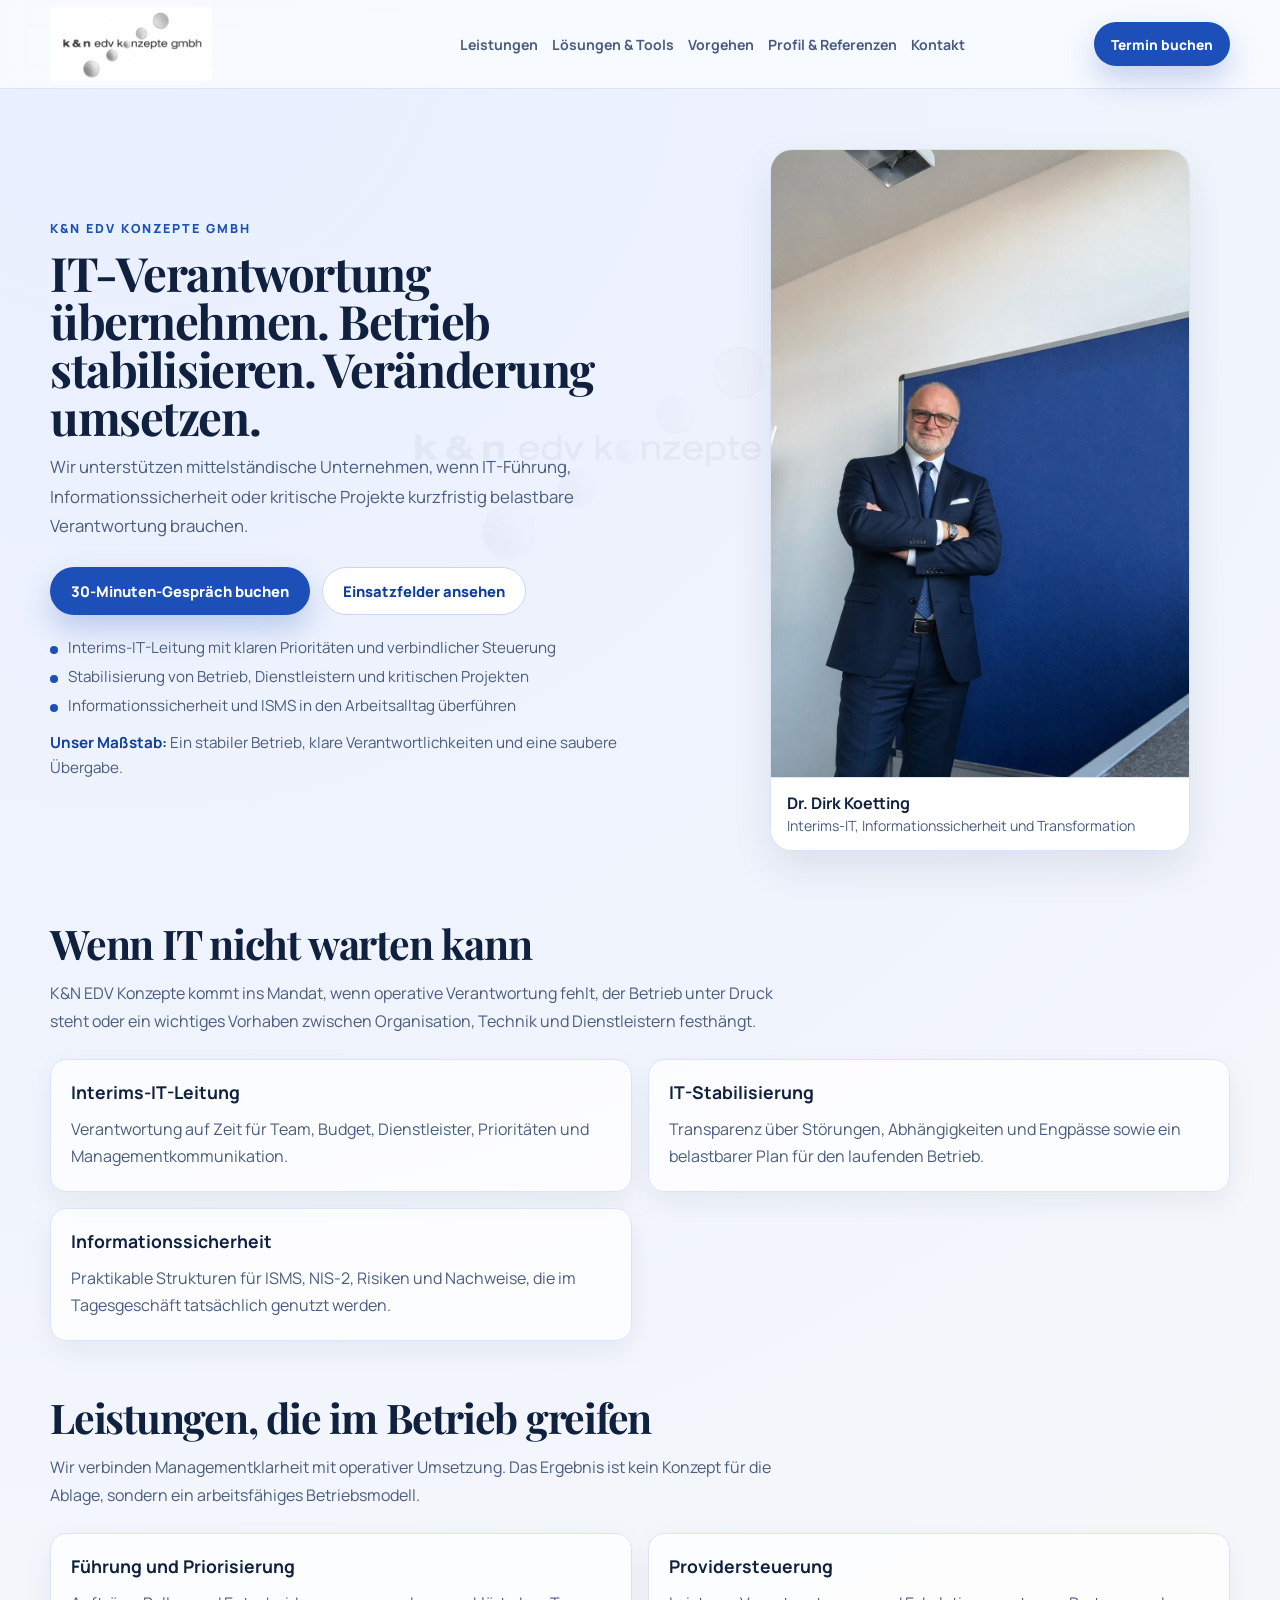
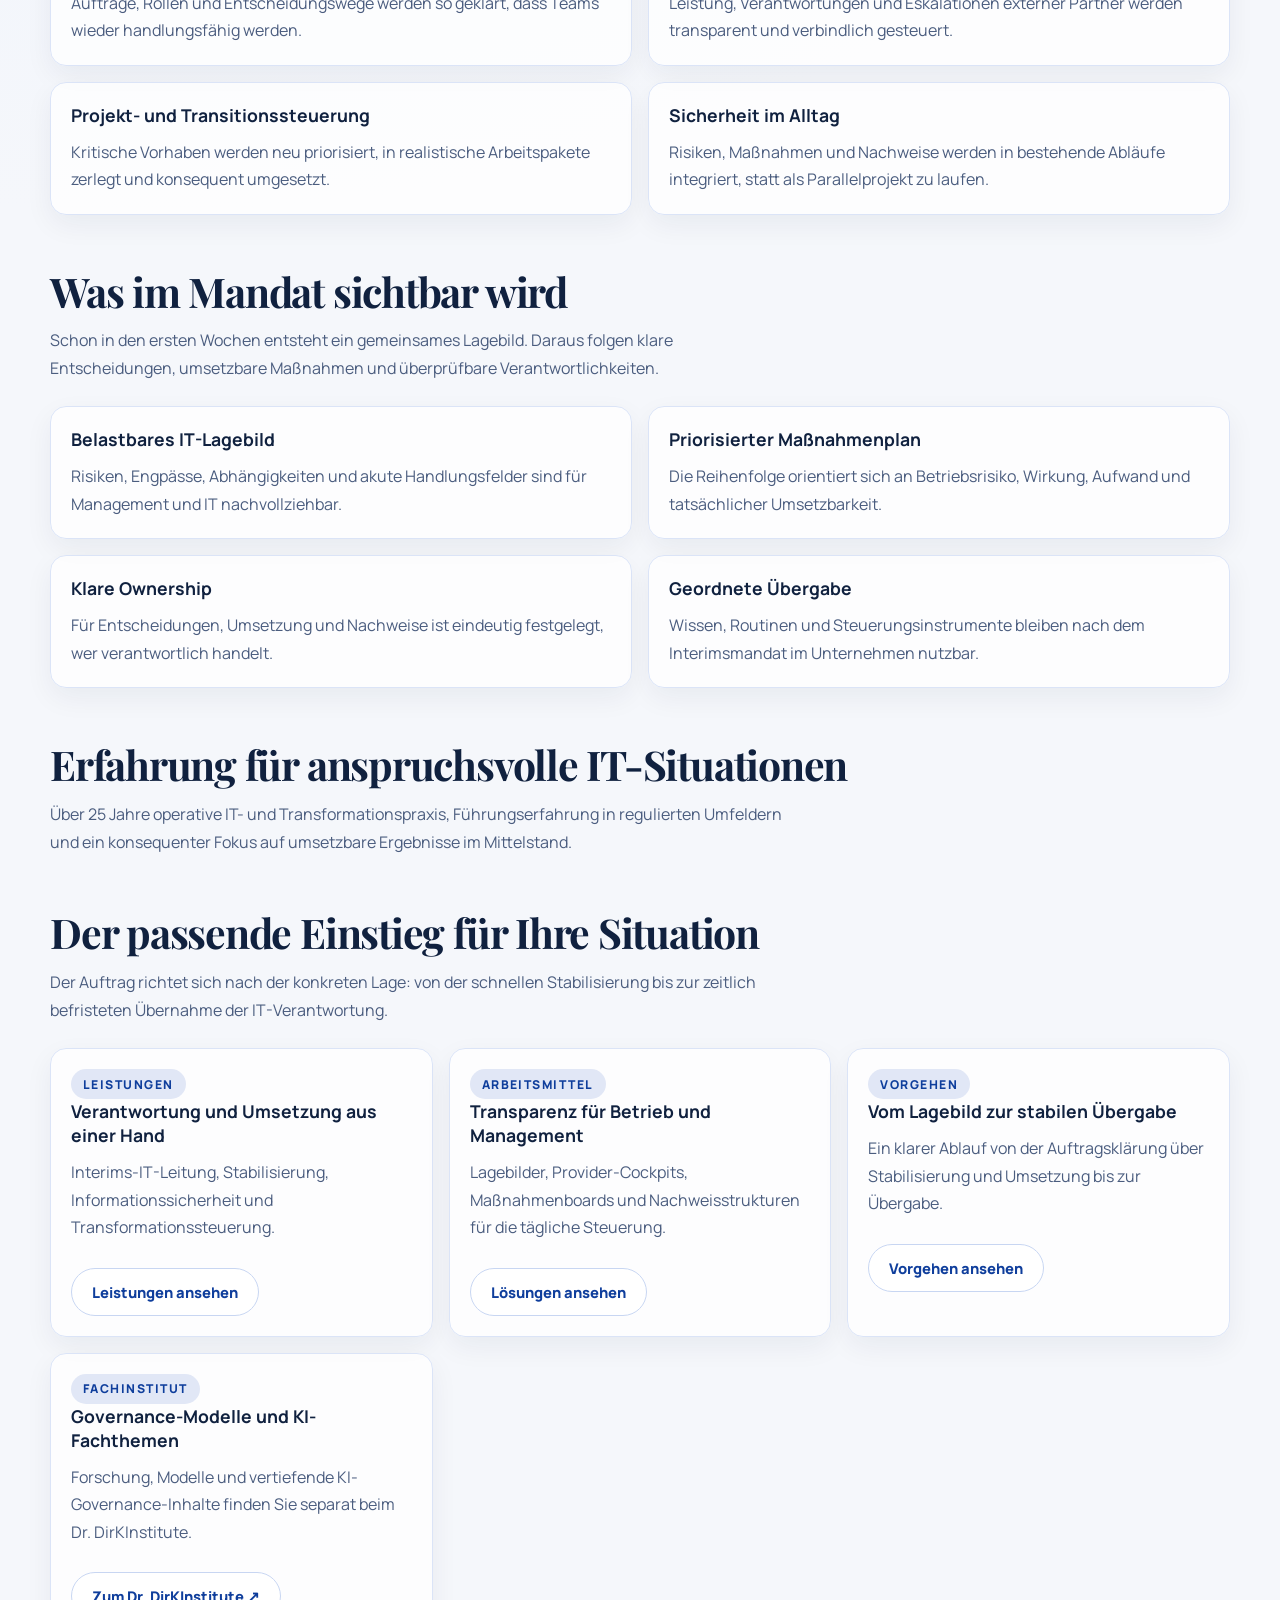
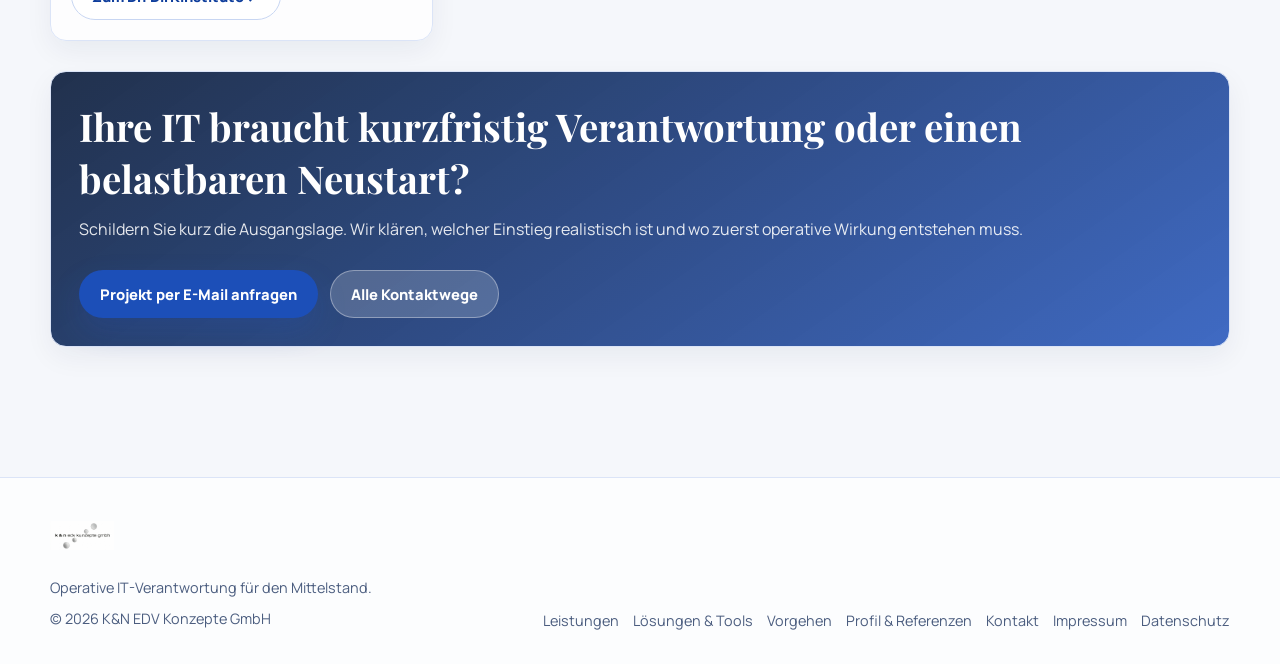
<file: index.html>
<!DOCTYPE html>
<html lang="de">
<head>
  <meta charset="UTF-8">
  <meta name="viewport" content="width=device-width, initial-scale=1.0">
  <title>K&amp;N EDV Konzepte | Interims-IT und Informationssicherheit</title>
  <meta name="description" content="K&amp;N EDV Konzepte übernimmt operative IT-Verantwortung: Interims-IT-Leitung, Stabilisierung, Providersteuerung, Informationssicherheit und Transformation für den Mittelstand.">
  <link rel="canonical" href="https://edvkonzepte.de/">
  <link rel="icon" type="image/png" href="assets/logos/favicon.png">
  <link rel="preconnect" href="https://fonts.googleapis.com">
  <link rel="preconnect" href="https://fonts.gstatic.com" crossorigin>
  <link href="https://fonts.googleapis.com/css2?family=Manrope:wght@400;500;600;700;800&family=Playfair+Display:wght@600;700&display=swap" rel="stylesheet">
  <link rel="stylesheet" href="styles.css?v=20260627">
</head>
<body data-page="home">
  <header class="site-header">
    <div class="header-inner">
      <a class="brand-wrap" href="index.html" aria-label="Startseite von K&N EDV Konzepte">
        <img class="logo-main" src="assets/logos/kn_logo.png" alt="K&N EDV Konzepte GmbH">
      </a>

      <nav class="main-nav" data-menu aria-label="Hauptnavigation">
        <a data-link="leistungen" href="leistungen.html">Leistungen</a>
        <a data-link="loesungen" href="loesungen-tools.html">Lösungen &amp; Tools</a>
        <a data-link="vorgehen" href="vorgehen.html">Vorgehen</a>
        <a data-link="profil" href="profil-referenzen.html">Profil &amp; Referenzen</a>
        <a data-link="kontakt" href="kontakt.html">Kontakt</a>
        <a class="hide-desktop" href="https://termin.dr-dirkinstitute.org/" target="_blank" rel="noreferrer">Termin buchen</a>
      </nav>

      <div class="header-actions">
        <a class="brand-right brand-right-full" href="https://dr-dirkinstitute.org/" target="_blank" rel="noreferrer" aria-label="Dr. DirKInstitute in neuem Fenster öffnen">
          <span>Fachinstitut: Dr. DirKInstitute &#8599;</span>
        </a>
        <a class="btn btn-primary" href="https://termin.dr-dirkinstitute.org/" target="_blank" rel="noreferrer">Termin buchen</a>
        <button class="mobile-menu-btn hide-desktop" type="button" data-menu-btn>Men&uuml;</button>
      </div>
    </div>
  </header>

  <main class="page">
    <section class="hero">
      <div class="hero-copy">
        <p class="kicker">K&amp;N EDV Konzepte GmbH</p>
        <h1>IT-Verantwortung übernehmen. Betrieb stabilisieren. Veränderung umsetzen.</h1>
        <p class="subline">Wir unterstützen mittelständische Unternehmen, wenn IT-Führung, Informationssicherheit oder kritische Projekte kurzfristig belastbare Verantwortung brauchen.</p>

        <div class="cta-row">
          <a class="btn btn-primary" href="https://termin.dr-dirkinstitute.org/" target="_blank" rel="noreferrer">30-Minuten-Gespräch buchen</a>
          <a class="btn btn-secondary" href="#einsatzfelder">Einsatzfelder ansehen</a>
        </div>

        <ul class="hero-proof">
          <li>Interims-IT-Leitung mit klaren Prioritäten und verbindlicher Steuerung</li>
          <li>Stabilisierung von Betrieb, Dienstleistern und kritischen Projekten</li>
          <li>Informationssicherheit und ISMS in den Arbeitsalltag überführen</li>
        </ul>
        <p class="hero-roi-note"><strong>Unser Maßstab:</strong> Ein stabiler Betrieb, klare Verantwortlichkeiten und eine saubere Übergabe.</p>
      </div>

      <figure class="hero-visual-card">
        <img src="assets/images/Dirk_Anztug_Schulungsraum_.png" alt="Dr. Dirk Koetting von K&N EDV Konzepte im Schulungsraum">
        <figcaption class="hero-visual-caption">
          <strong>Dr. Dirk Koetting</strong>
          <span>Interims-IT, Informationssicherheit und Transformation</span>
        </figcaption>
      </figure>
    </section>

    <section class="section" id="einsatzfelder">
      <h2 class="section-title">Wenn IT nicht warten kann</h2>
      <p class="section-intro">K&amp;N EDV Konzepte kommt ins Mandat, wenn operative Verantwortung fehlt, der Betrieb unter Druck steht oder ein wichtiges Vorhaben zwischen Organisation, Technik und Dienstleistern festhängt.</p>
      <div class="proof-grid">
        <article class="proof-card">
          <h3>Interims-IT-Leitung</h3>
          <p>Verantwortung auf Zeit für Team, Budget, Dienstleister, Prioritäten und Managementkommunikation.</p>
        </article>
        <article class="proof-card">
          <h3>IT-Stabilisierung</h3>
          <p>Transparenz über Störungen, Abhängigkeiten und Engpässe sowie ein belastbarer Plan für den laufenden Betrieb.</p>
        </article>
        <article class="proof-card">
          <h3>Informationssicherheit</h3>
          <p>Praktikable Strukturen für ISMS, NIS-2, Risiken und Nachweise, die im Tagesgeschäft tatsächlich genutzt werden.</p>
        </article>
      </div>
    </section>

    <section class="section" id="leistungen-im-betrieb">
      <h2 class="section-title">Leistungen, die im Betrieb greifen</h2>
      <p class="section-intro">Wir verbinden Managementklarheit mit operativer Umsetzung. Das Ergebnis ist kein Konzept für die Ablage, sondern ein arbeitsfähiges Betriebsmodell.</p>
      <div class="proof-grid">
        <article class="proof-card">
          <h3>Führung und Priorisierung</h3>
          <p>Aufträge, Rollen und Entscheidungswege werden so geklärt, dass Teams wieder handlungsfähig werden.</p>
        </article>
        <article class="proof-card">
          <h3>Providersteuerung</h3>
          <p>Leistung, Verantwortungen und Eskalationen externer Partner werden transparent und verbindlich gesteuert.</p>
        </article>
        <article class="proof-card">
          <h3>Projekt- und Transitionssteuerung</h3>
          <p>Kritische Vorhaben werden neu priorisiert, in realistische Arbeitspakete zerlegt und konsequent umgesetzt.</p>
        </article>
        <article class="proof-card">
          <h3>Sicherheit im Alltag</h3>
          <p>Risiken, Maßnahmen und Nachweise werden in bestehende Abläufe integriert, statt als Parallelprojekt zu laufen.</p>
        </article>
      </div>
    </section>

    <section class="section" id="ergebnisse">
      <h2 class="section-title">Was im Mandat sichtbar wird</h2>
      <p class="section-intro">Schon in den ersten Wochen entsteht ein gemeinsames Lagebild. Daraus folgen klare Entscheidungen, umsetzbare Maßnahmen und überprüfbare Verantwortlichkeiten.</p>
      <div class="proof-grid">
        <article class="proof-card">
          <h3>Belastbares IT-Lagebild</h3>
          <p>Risiken, Engpässe, Abhängigkeiten und akute Handlungsfelder sind für Management und IT nachvollziehbar.</p>
        </article>
        <article class="proof-card">
          <h3>Priorisierter Maßnahmenplan</h3>
          <p>Die Reihenfolge orientiert sich an Betriebsrisiko, Wirkung, Aufwand und tatsächlicher Umsetzbarkeit.</p>
        </article>
        <article class="proof-card">
          <h3>Klare Ownership</h3>
          <p>Für Entscheidungen, Umsetzung und Nachweise ist eindeutig festgelegt, wer verantwortlich handelt.</p>
        </article>
        <article class="proof-card">
          <h3>Geordnete Übergabe</h3>
          <p>Wissen, Routinen und Steuerungsinstrumente bleiben nach dem Interimsmandat im Unternehmen nutzbar.</p>
        </article>
      </div>
    </section>

    <section class="section" id="vertrauensbasis">
      <h2 class="section-title">Erfahrung für anspruchsvolle IT-Situationen</h2>
      <p class="section-intro">Über 25 Jahre operative IT- und Transformationspraxis, Führungserfahrung in regulierten Umfeldern und ein konsequenter Fokus auf umsetzbare Ergebnisse im Mittelstand.</p>
    </section>

    <section class="section">
      <h2 class="section-title">Der passende Einstieg für Ihre Situation</h2>
      <p class="section-intro">Der Auftrag richtet sich nach der konkreten Lage: von der schnellen Stabilisierung bis zur zeitlich befristeten Übernahme der IT-Verantwortung.</p>

      <div class="card-grid">
        <article class="card">
          <span class="badge">Leistungen</span>
          <h3>Verantwortung und Umsetzung aus einer Hand</h3>
          <p>Interims-IT-Leitung, Stabilisierung, Informationssicherheit und Transformationssteuerung.</p>
          <div class="cta-row"><a class="btn btn-secondary" href="leistungen.html">Leistungen ansehen</a></div>
        </article>
        <article class="card">
          <span class="badge">Arbeitsmittel</span>
          <h3>Transparenz für Betrieb und Management</h3>
          <p>Lagebilder, Provider-Cockpits, Maßnahmenboards und Nachweisstrukturen für die tägliche Steuerung.</p>
          <div class="cta-row"><a class="btn btn-secondary" href="loesungen-tools.html">Lösungen ansehen</a></div>
        </article>
        <article class="card">
          <span class="badge">Vorgehen</span>
          <h3>Vom Lagebild zur stabilen Übergabe</h3>
          <p>Ein klarer Ablauf von der Auftragsklärung über Stabilisierung und Umsetzung bis zur Übergabe.</p>
          <div class="cta-row"><a class="btn btn-secondary" href="vorgehen.html">Vorgehen ansehen</a></div>
        </article>
        <article class="card">
          <span class="badge">Fachinstitut</span>
          <h3>Governance-Modelle und KI-Fachthemen</h3>
          <p>Forschung, Modelle und vertiefende KI-Governance-Inhalte finden Sie separat beim Dr. DirKInstitute.</p>
          <div class="cta-row"><a class="btn btn-secondary" href="https://dr-dirkinstitute.org/" target="_blank" rel="noreferrer">Zum Dr. DirKInstitute &#8599;</a></div>
        </article>
      </div>
    </section>

    <section class="cta-panel">
      <h2>Ihre IT braucht kurzfristig Verantwortung oder einen belastbaren Neustart?</h2>
      <p>Schildern Sie kurz die Ausgangslage. Wir klären, welcher Einstieg realistisch ist und wo zuerst operative Wirkung entstehen muss.</p>
      <div class="cta-row">
        <a class="btn btn-primary" href="mailto:dkoetting@edvkonzepte.de?subject=Projektanfrage%20EDV%20Konzepte">Projekt per E-Mail anfragen</a>
        <a class="btn btn-secondary" href="kontakt.html">Alle Kontaktwege</a>
      </div>
    </section>
  </main>

  <footer class="site-footer">
    <div class="footer-inner">
      <div class="footer-brand">
        <img src="assets/logos/kn_logo.png" alt="K&N EDV Konzepte GmbH">
        <p>Operative IT-Verantwortung für den Mittelstand.</p>
        <p>&copy; <span id="year"></span> K&amp;N EDV Konzepte GmbH</p>
      </div>
      <nav class="footer-links" aria-label="Footer Navigation">
        <a href="leistungen.html">Leistungen</a>
        <a href="loesungen-tools.html">Lösungen &amp; Tools</a>
        <a href="vorgehen.html">Vorgehen</a>
        <a href="profil-referenzen.html">Profil &amp; Referenzen</a>
        <a href="kontakt.html">Kontakt</a>
        <a href="impressum.html">Impressum</a>
        <a href="datenschutz.html">Datenschutz</a>
      </nav>
    </div>
  </footer>

  <script src="script.js"></script>
</body>
</html>
</file>
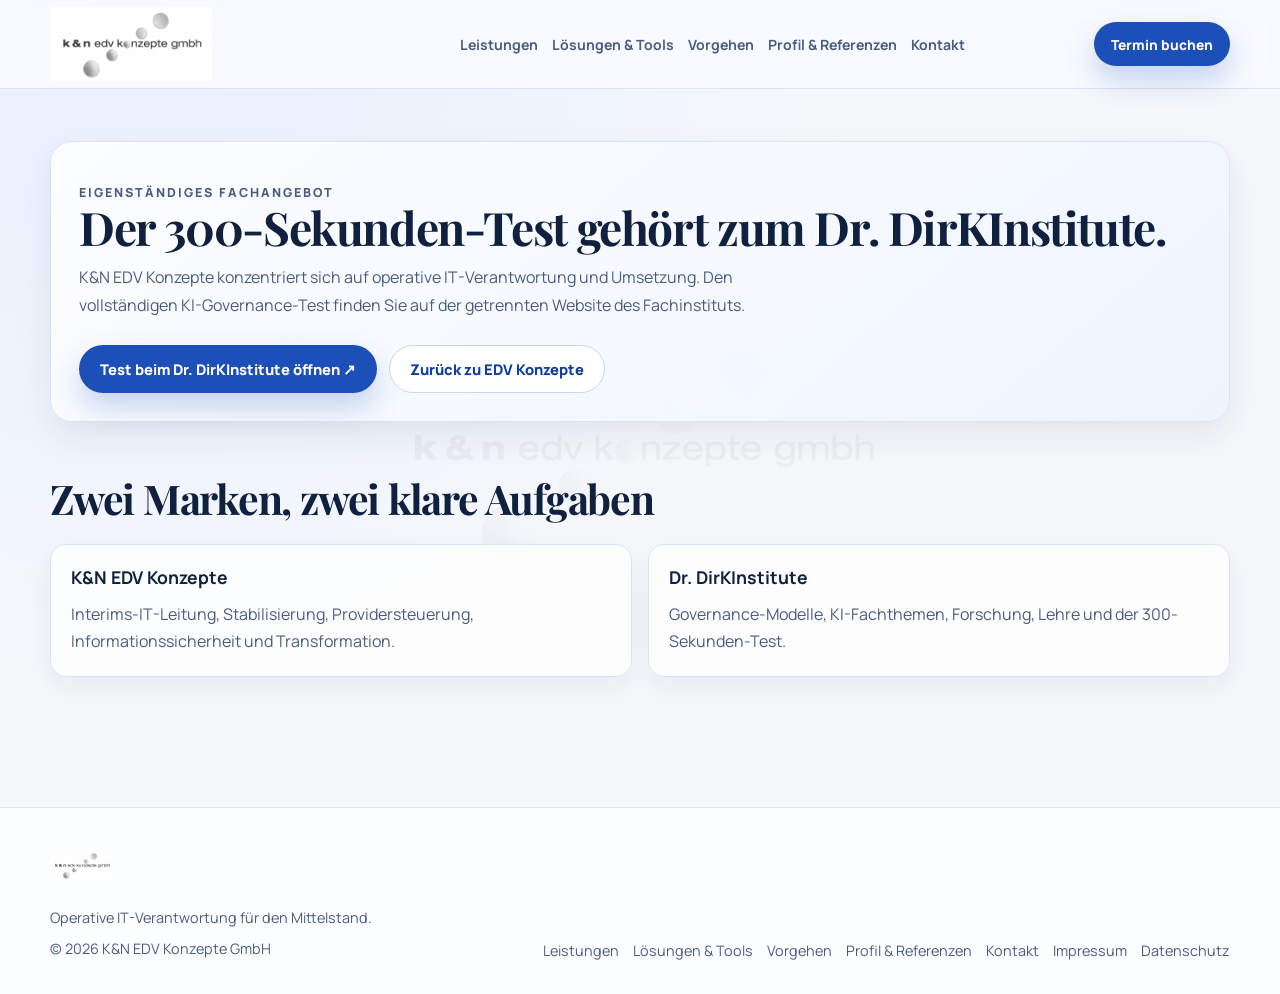
<file: 300-sekunden-test.html>
<!DOCTYPE html>
<html lang="de">
<head>
  <meta charset="UTF-8">
  <meta name="viewport" content="width=device-width, initial-scale=1.0">
  <title>300-Sekunden-Test | Weiter zum Dr. DirKInstitute</title>
  <meta name="description" content="Der 300-Sekunden-Test ist ein Fachangebot des Dr. DirKInstitute. K&N EDV Konzepte verweist auf die eigenständige Institutsseite.">
  <meta name="robots" content="noindex,follow">
  <link rel="canonical" href="https://dr-dirkinstitute.org/300-sekunden-test.html">
  <link rel="icon" type="image/png" href="assets/logos/favicon.png">
  <link rel="preconnect" href="https://fonts.googleapis.com"><link rel="preconnect" href="https://fonts.gstatic.com" crossorigin>
  <link href="https://fonts.googleapis.com/css2?family=Manrope:wght@400;500;600;700;800&family=Playfair+Display:wght@600;700&display=swap" rel="stylesheet">
  <link rel="stylesheet" href="styles.css?v=20260627">
</head>
<body data-page="">
  <header class="site-header"><div class="header-inner">
    <a class="brand-wrap" href="index.html" aria-label="Startseite von K&N EDV Konzepte"><img class="logo-main" src="assets/logos/kn_logo.png" alt="K&N EDV Konzepte GmbH"></a>
    <nav class="main-nav" data-menu aria-label="Hauptnavigation"><a data-link="leistungen" href="leistungen.html">Leistungen</a><a data-link="loesungen" href="loesungen-tools.html">Lösungen &amp; Tools</a><a data-link="vorgehen" href="vorgehen.html">Vorgehen</a><a data-link="profil" href="profil-referenzen.html">Profil &amp; Referenzen</a><a data-link="kontakt" href="kontakt.html">Kontakt</a><a class="hide-desktop" href="https://termin.dr-dirkinstitute.org/" target="_blank" rel="noreferrer">Termin buchen</a></nav>
    <div class="header-actions"><a class="btn btn-primary" href="https://termin.dr-dirkinstitute.org/" target="_blank" rel="noreferrer">Termin buchen</a><button class="mobile-menu-btn hide-desktop" type="button" data-menu-btn>Men&uuml;</button></div>
  </div></header>

  <main class="page">
    <section class="sub-hero"><p class="kicker">Eigenständiges Fachangebot</p><h1>Der 300-Sekunden-Test gehört zum Dr. DirKInstitute.</h1><p>K&amp;N EDV Konzepte konzentriert sich auf operative IT-Verantwortung und Umsetzung. Den vollständigen KI-Governance-Test finden Sie auf der getrennten Website des Fachinstituts.</p><div class="cta-row"><a class="btn btn-primary" href="https://dr-dirkinstitute.org/300-sekunden-test.html" target="_blank" rel="noreferrer">Test beim Dr. DirKInstitute öffnen &#8599;</a><a class="btn btn-secondary" href="index.html">Zurück zu EDV Konzepte</a></div></section>
    <section class="section"><h2 class="section-title">Zwei Marken, zwei klare Aufgaben</h2><div class="proof-grid"><article class="proof-card"><h3>K&amp;N EDV Konzepte</h3><p>Interims-IT-Leitung, Stabilisierung, Providersteuerung, Informationssicherheit und Transformation.</p></article><article class="proof-card"><h3>Dr. DirKInstitute</h3><p>Governance-Modelle, KI-Fachthemen, Forschung, Lehre und der 300-Sekunden-Test.</p></article></div></section>
  </main>

  <footer class="site-footer"><div class="footer-inner"><div class="footer-brand"><img src="assets/logos/kn_logo.png" alt="K&N EDV Konzepte GmbH"><p>Operative IT-Verantwortung für den Mittelstand.</p><p>&copy; <span id="year"></span> K&amp;N EDV Konzepte GmbH</p></div><nav class="footer-links" aria-label="Footer Navigation"><a href="leistungen.html">Leistungen</a><a href="loesungen-tools.html">Lösungen &amp; Tools</a><a href="vorgehen.html">Vorgehen</a><a href="profil-referenzen.html">Profil &amp; Referenzen</a><a href="kontakt.html">Kontakt</a><a href="impressum.html">Impressum</a><a href="datenschutz.html">Datenschutz</a></nav></div></footer>
  <script src="script.js"></script>
</body>
</html>
</file>
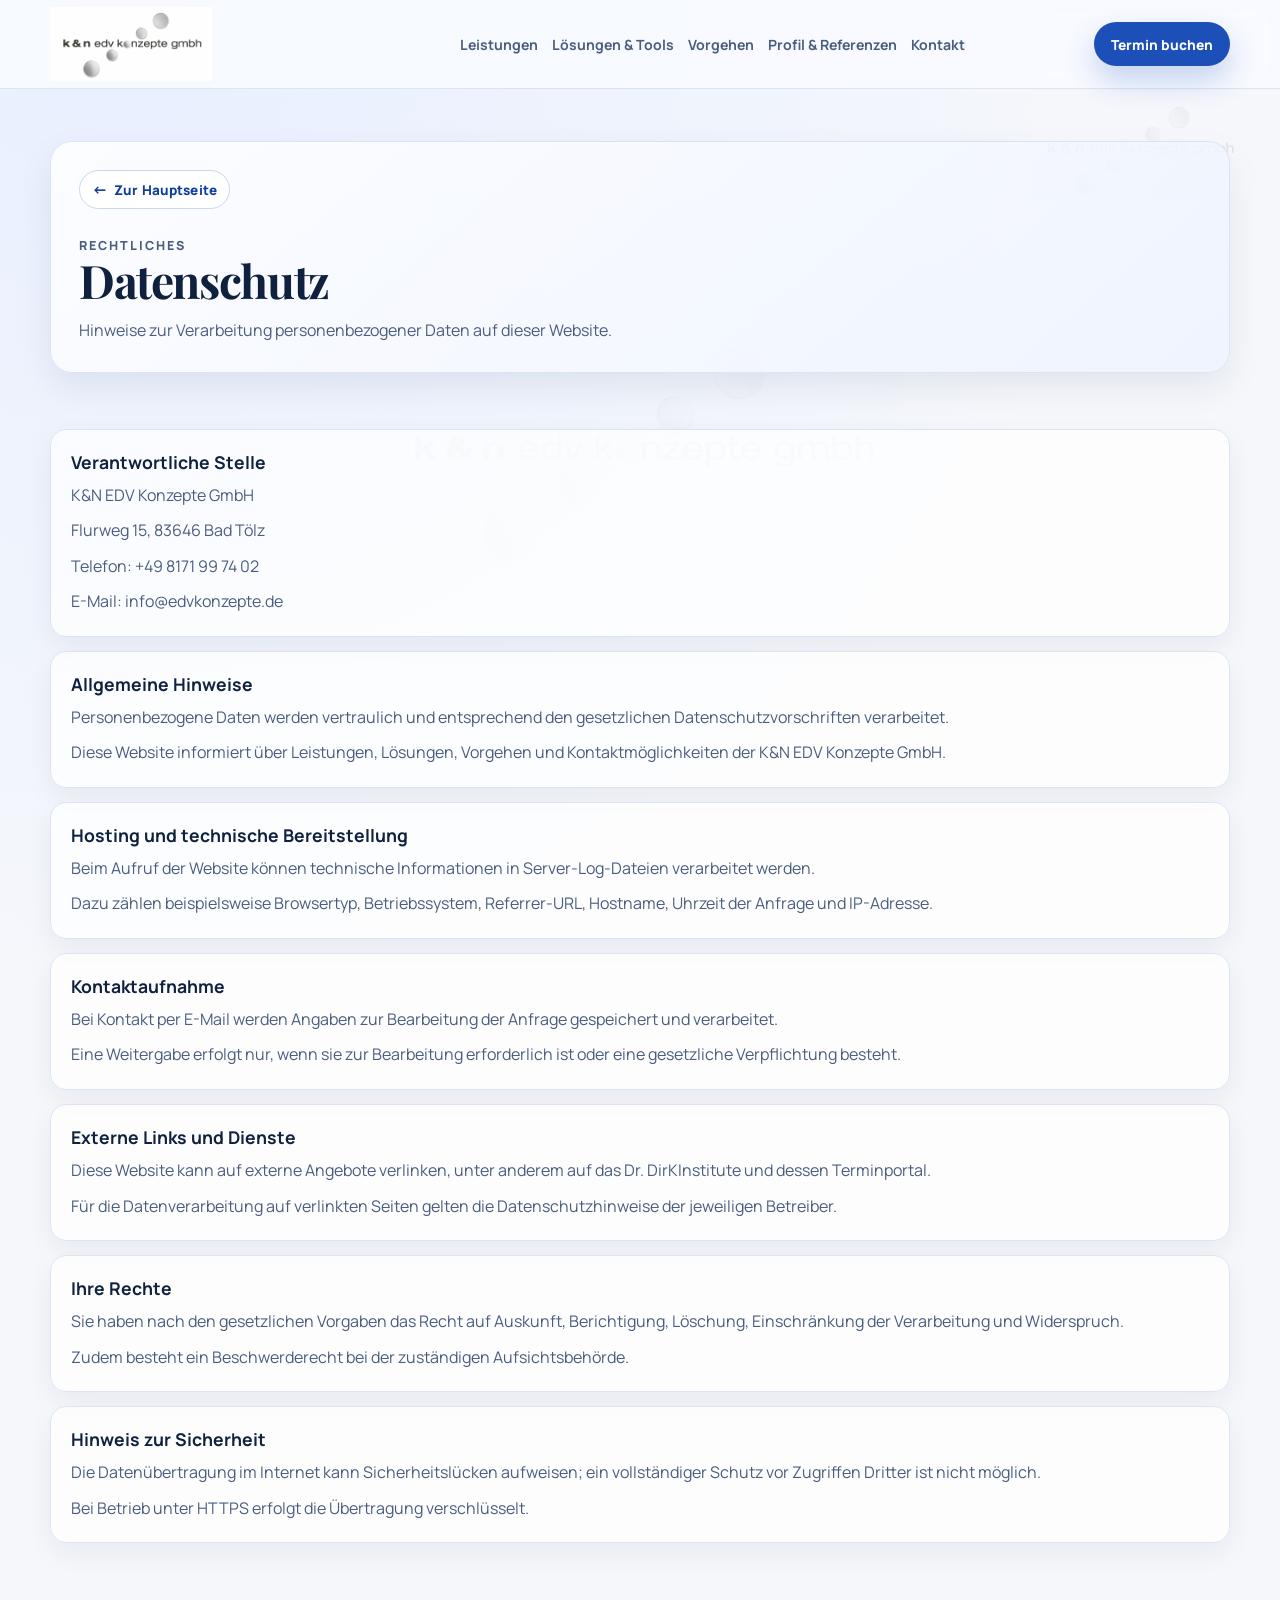
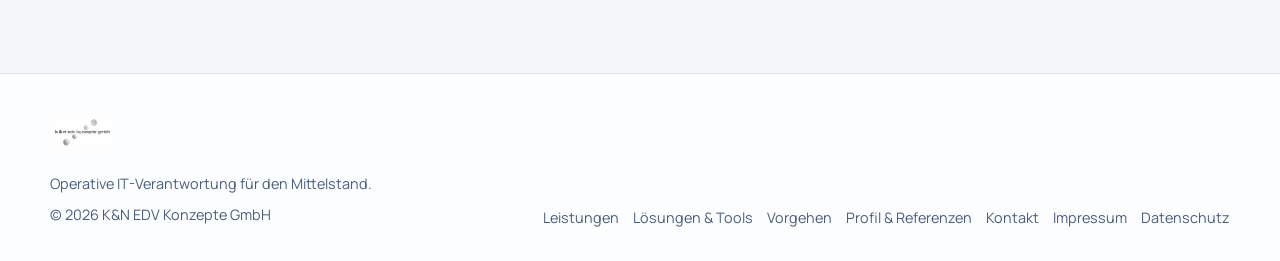
<file: datenschutz.html>
﻿<!DOCTYPE html>
<html lang="de">
<head>
  <meta charset="UTF-8">
  <meta name="viewport" content="width=device-width, initial-scale=1.0">
  <title>Datenschutz | K&amp;N EDV Konzepte</title>
  <meta name="description" content="Datenschutzhinweise der K&N EDV Konzepte GmbH.">
  <link rel="icon" type="image/png" href="assets/logos/favicon.png">
  <link rel="preconnect" href="https://fonts.googleapis.com">
  <link rel="preconnect" href="https://fonts.gstatic.com" crossorigin>
  <link href="https://fonts.googleapis.com/css2?family=Manrope:wght@400;500;600;700;800&family=Playfair+Display:wght@600;700&display=swap" rel="stylesheet">
  <link rel="stylesheet" href="styles.css?v=20260627">
</head>
<body data-page="legal">
  <header class="site-header">
    <div class="header-inner">
      <a class="brand-wrap" href="index.html" aria-label="Startseite">
        <img class="logo-main" src="assets/logos/kn_logo.png" alt="K&N EDV Konzepte GmbH">
      </a>

      <nav class="main-nav" data-menu aria-label="Hauptnavigation">
        <a data-link="leistungen" href="leistungen.html">Leistungen</a>
        <a data-link="loesungen" href="loesungen-tools.html">L&ouml;sungen &amp; Tools</a>
        <a data-link="vorgehen" href="vorgehen.html">Vorgehen</a>
        <a data-link="profil" href="profil-referenzen.html">Profil &amp; Referenzen</a>
        <a data-link="kontakt" href="kontakt.html">Kontakt</a>
        <a class="hide-desktop" href="https://termin.dr-dirkinstitute.org/" target="_blank" rel="noreferrer">Termin buchen</a>
      </nav>

            <div class="header-actions">
        <a class="brand-right brand-right-full" href="https://dr-dirkinstitute.org/" target="_blank" rel="noreferrer" aria-label="Dr. DirKInstitute">
          <span>Fachinstitut: Dr. DirKInstitute &#8599;</span>
        </a>
        <a class="btn btn-primary" href="https://termin.dr-dirkinstitute.org/" target="_blank" rel="noreferrer">Termin buchen</a>
        <button class="mobile-menu-btn hide-desktop" type="button" data-menu-btn>Men&uuml;</button>
      </div>
    </div>
  </header>

  <main class="page legal-main">
    <div class="page-watermark" aria-hidden="true">
      <img src="assets/logos/kn_logo.png" alt="">
    </div>
<section class="sub-hero">
      <a class="back-home" href="index.html">Zur Hauptseite</a>
      <p class="kicker">Rechtliches</p>
      <h1>Datenschutz</h1>
      <p>Hinweise zur Verarbeitung personenbezogener Daten auf dieser Website.</p>
    </section>

    <section class="section">
      <div class="legal-stack">
        <article class="service-card legal-card">
          <h3>Verantwortliche Stelle</h3>
          <p>K&amp;N EDV Konzepte GmbH</p>
          <p>Flurweg 15, 83646 Bad T&ouml;lz</p>
          <p>Telefon: +49 8171 99 74 02</p>
          <p>E-Mail: info@edvkonzepte.de</p>
        </article>

        <article class="service-card legal-card">
          <h3>Allgemeine Hinweise</h3>
          <p>Personenbezogene Daten werden vertraulich und entsprechend den gesetzlichen Datenschutzvorschriften verarbeitet.</p>
          <p>Diese Website informiert &uuml;ber Leistungen, L&ouml;sungen, Vorgehen und Kontaktm&ouml;glichkeiten der K&amp;N EDV Konzepte GmbH.</p>
        </article>

        <article class="service-card legal-card">
          <h3>Hosting und technische Bereitstellung</h3>
          <p>Beim Aufruf der Website k&ouml;nnen technische Informationen in Server-Log-Dateien verarbeitet werden.</p>
          <p>Dazu z&auml;hlen beispielsweise Browsertyp, Betriebssystem, Referrer-URL, Hostname, Uhrzeit der Anfrage und IP-Adresse.</p>
        </article>

        <article class="service-card legal-card">
          <h3>Kontaktaufnahme</h3>
          <p>Bei Kontakt per E-Mail werden Angaben zur Bearbeitung der Anfrage gespeichert und verarbeitet.</p>
          <p>Eine Weitergabe erfolgt nur, wenn sie zur Bearbeitung erforderlich ist oder eine gesetzliche Verpflichtung besteht.</p>
        </article>

        <article class="service-card legal-card">
          <h3>Externe Links und Dienste</h3>
          <p>Diese Website kann auf externe Angebote verlinken, unter anderem auf das Dr. DirKInstitute und dessen Terminportal.</p>
          <p>F&uuml;r die Datenverarbeitung auf verlinkten Seiten gelten die Datenschutzhinweise der jeweiligen Betreiber.</p>
        </article>

        <article class="service-card legal-card">
          <h3>Ihre Rechte</h3>
          <p>Sie haben nach den gesetzlichen Vorgaben das Recht auf Auskunft, Berichtigung, L&ouml;schung, Einschr&auml;nkung der Verarbeitung und Widerspruch.</p>
          <p>Zudem besteht ein Beschwerderecht bei der zust&auml;ndigen Aufsichtsbeh&ouml;rde.</p>
        </article>

        <article class="service-card legal-card">
          <h3>Hinweis zur Sicherheit</h3>
          <p>Die Daten&uuml;bertragung im Internet kann Sicherheitsl&uuml;cken aufweisen; ein vollst&auml;ndiger Schutz vor Zugriffen Dritter ist nicht m&ouml;glich.</p>
          <p>Bei Betrieb unter HTTPS erfolgt die &Uuml;bertragung verschl&uuml;sselt.</p>
        </article>
      </div>
    </section>
  </main>

  <footer class="site-footer">
    <div class="footer-inner">
      <div class="footer-brand">
        <img src="assets/logos/kn_logo.png" alt="K&N EDV Konzepte GmbH">
        <p>Operative IT-Verantwortung für den Mittelstand.</p>
        <p>&copy; <span id="year"></span> K&amp;N EDV Konzepte GmbH</p>
      </div>
      <nav class="footer-links" aria-label="Footer Navigation">
        <a href="leistungen.html">Leistungen</a>
        <a href="loesungen-tools.html">L&ouml;sungen &amp; Tools</a>
        <a href="vorgehen.html">Vorgehen</a>
        <a href="profil-referenzen.html">Profil &amp; Referenzen</a>
        <a href="kontakt.html">Kontakt</a>
        <a href="impressum.html">Impressum</a>
        <a href="datenschutz.html">Datenschutz</a>
      </nav>
    </div>
  </footer>

  <script src="script.js"></script>
</body>
</html>
</file>
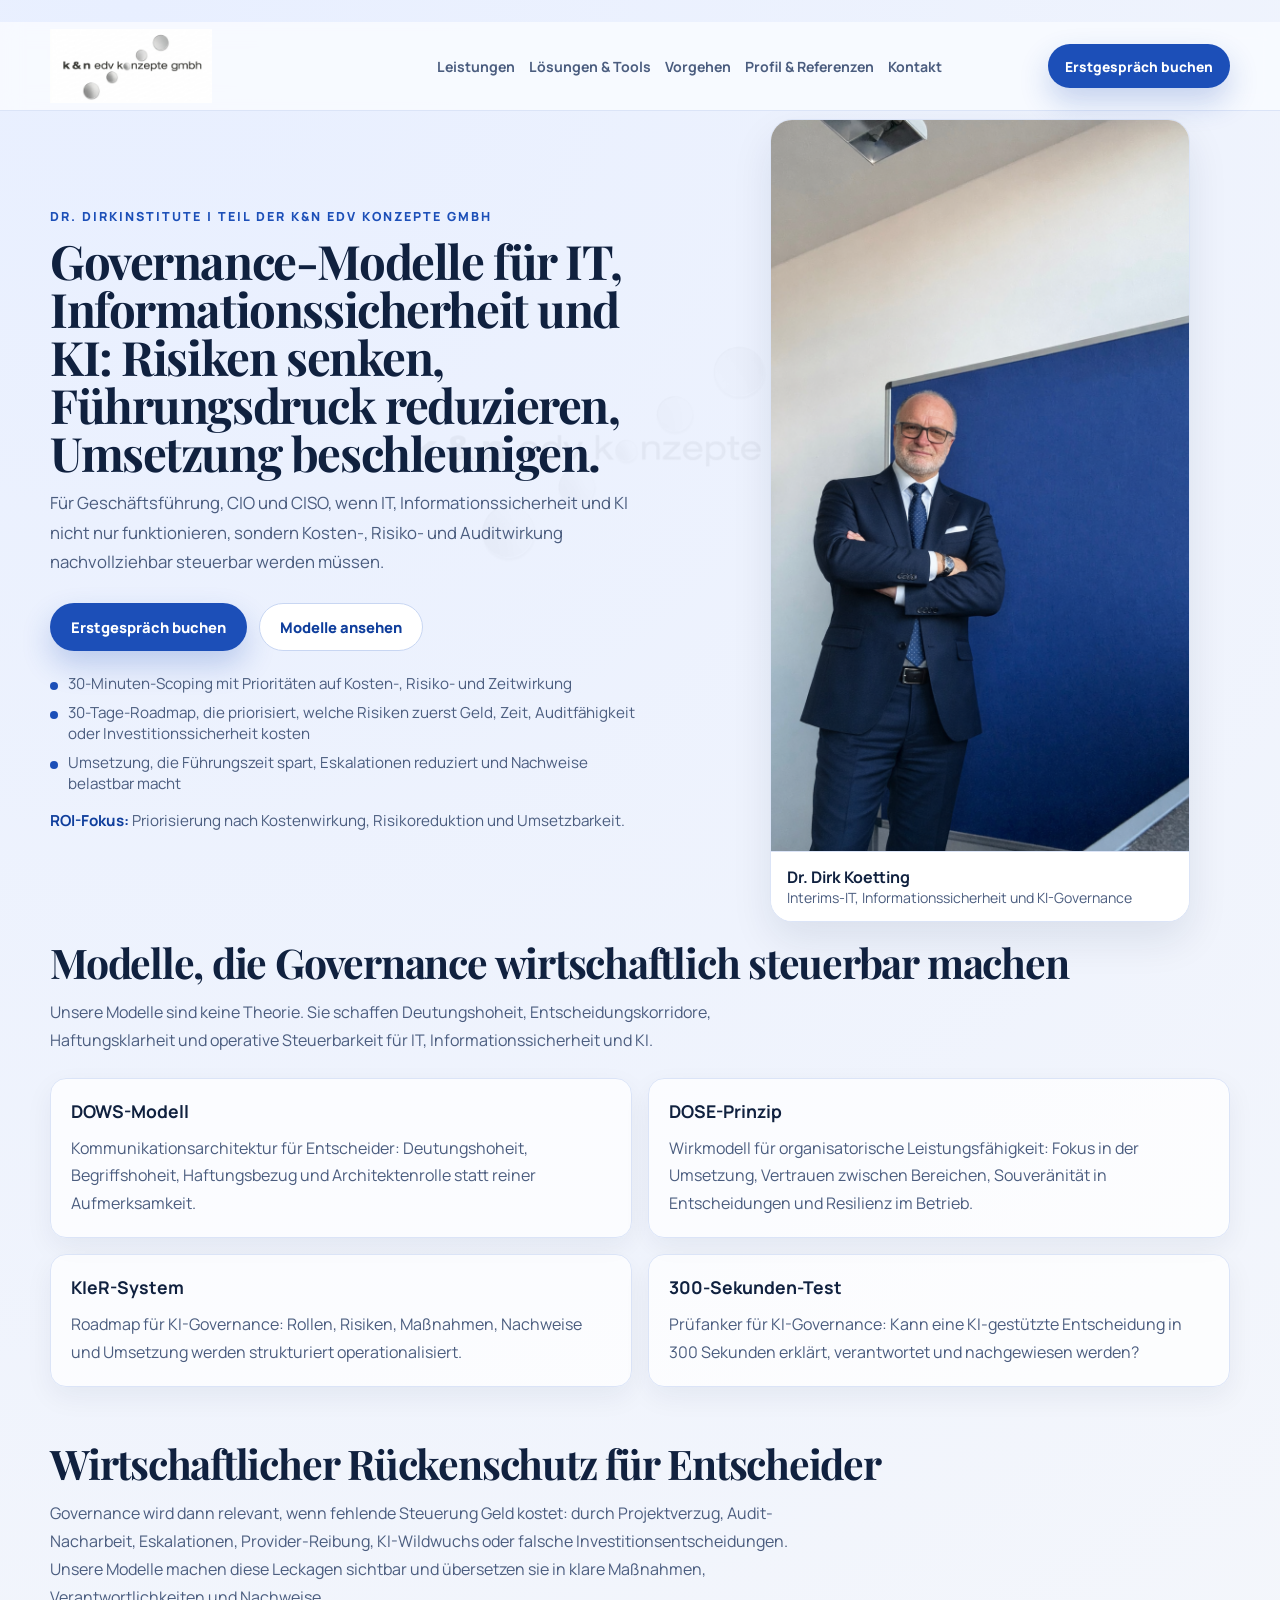
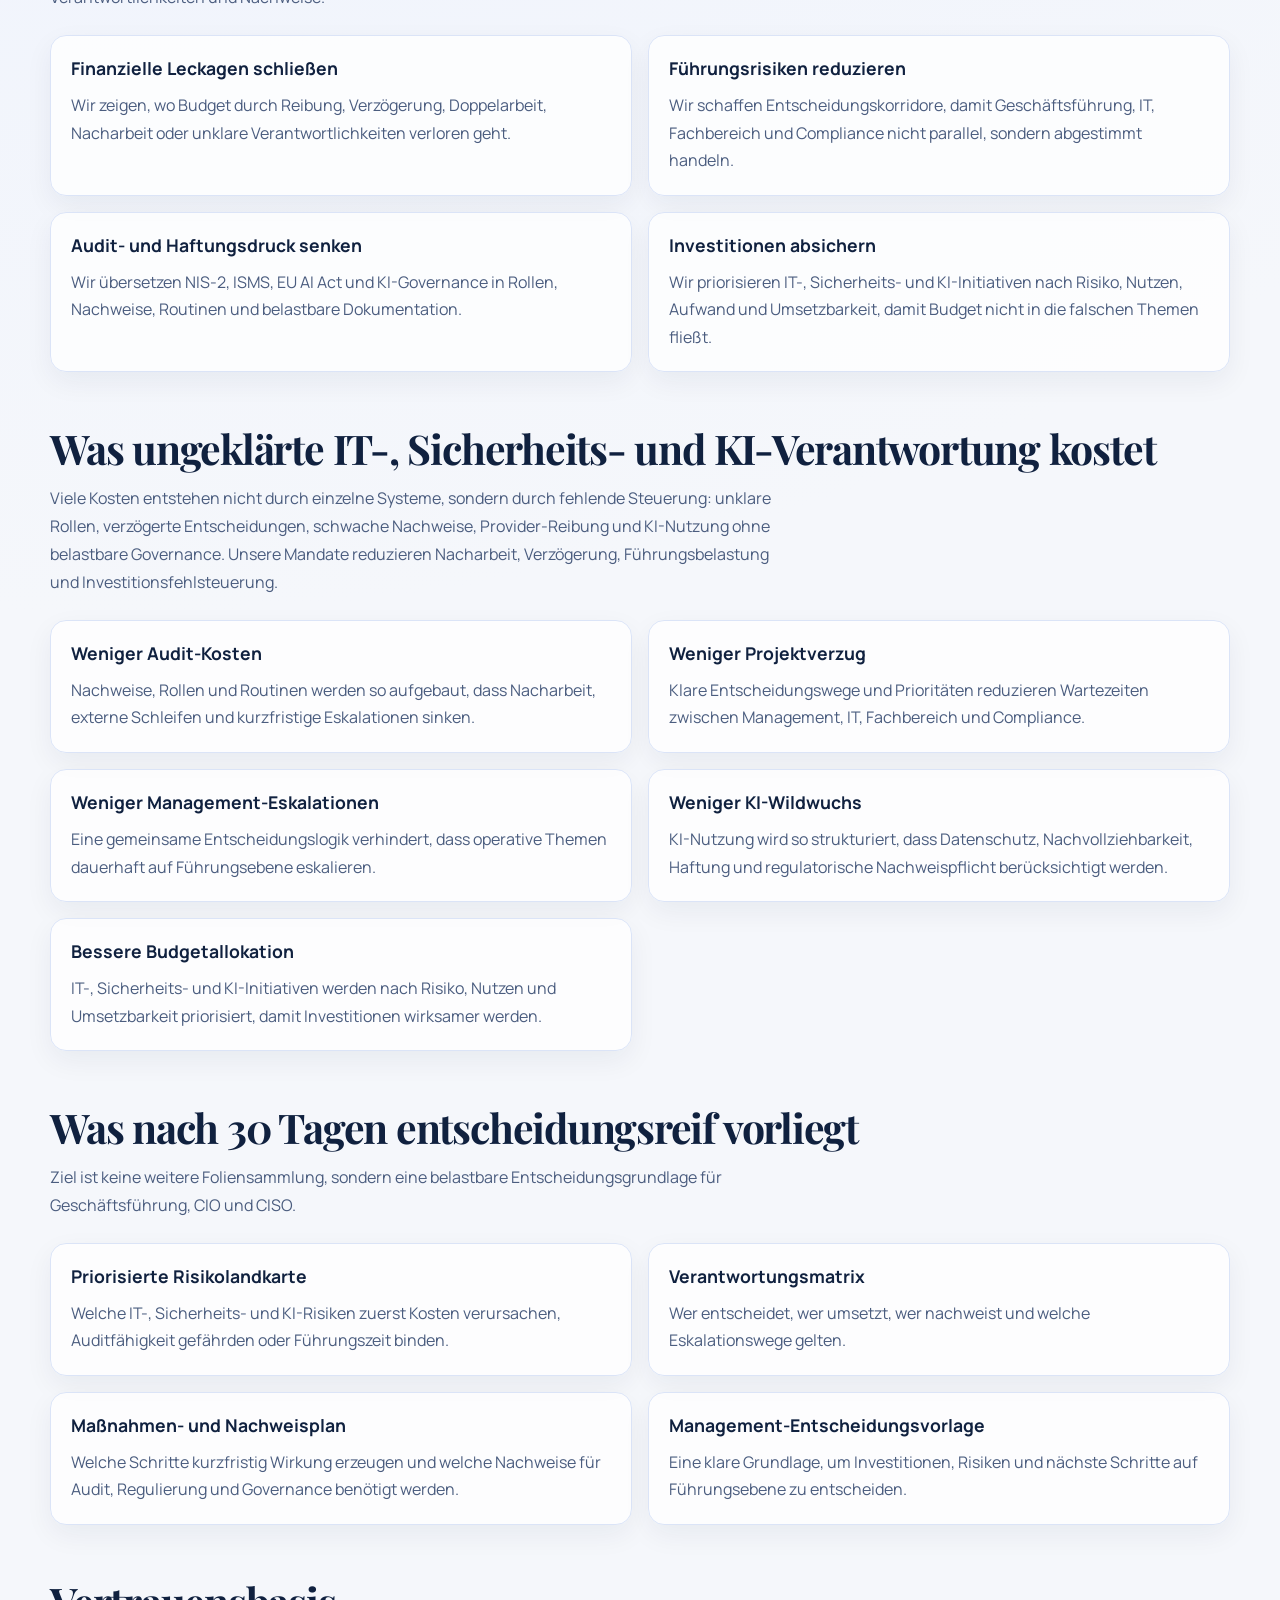
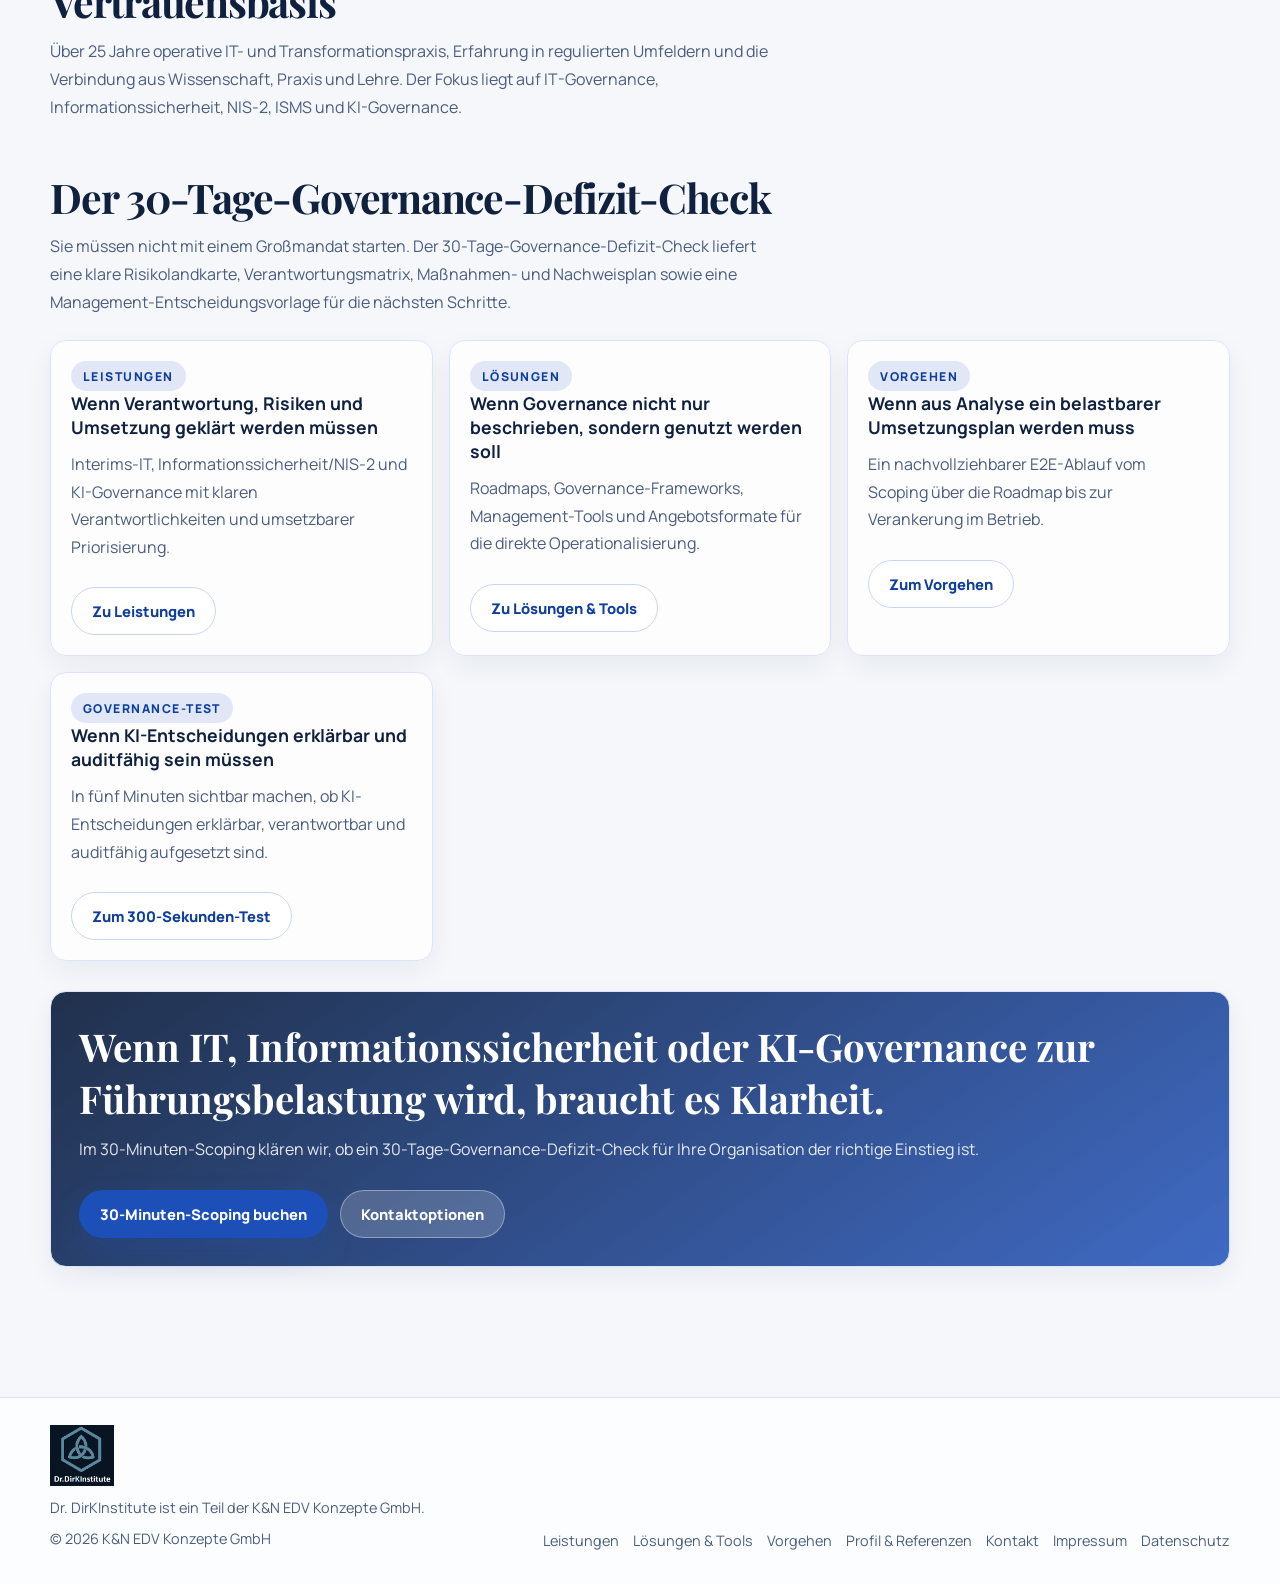
<file: dr-dirkinstitute.live.current.html>
﻿﻿<!DOCTYPE html>
<html lang="de">
<head>
  <meta charset="UTF-8">
  <meta name="viewport" content="width=device-width, initial-scale=1.0">
  <title>Dr. DirKInstitute | Governance-Modelle für IT, Informationssicherheit & KI</title>
  <meta name="description" content="Dr. DirKInstitute: Governance-Modelle für IT, Informationssicherheit und KI. Wir reduzieren Risiken, Führungsdruck, Audit-Nacharbeit und finanzielle Leckagen durch klare Entscheidungskorridore, Nachweise und Umsetzung.">
  <link rel="icon" type="image/png" href="assets/logos/favicon.png">
  <link rel="preconnect" href="https://fonts.googleapis.com">
  <link rel="preconnect" href="https://fonts.gstatic.com" crossorigin>
  <link href="https://fonts.googleapis.com/css2?family=Manrope:wght@400;500;600;700;800&family=Playfair+Display:wght@600;700&display=swap" rel="stylesheet">
  <link rel="stylesheet" href="styles.css">
</head>
<body data-page="home">
  <header class="site-header">
    <div class="header-inner">
      <a class="brand-wrap" href="index.html" aria-label="Startseite">
        <img class="logo-main" src="assets/logos/kn_logo.png" alt="K&N EDV Konzepte GmbH">
      </a>

      <nav class="main-nav" data-menu aria-label="Hauptnavigation">
        <a data-link="leistungen" href="leistungen.html">Leistungen</a>
        <a data-link="loesungen" href="loesungen-tools.html">Lösungen &amp; Tools</a>
        <a data-link="vorgehen" href="vorgehen.html">Vorgehen</a>
        <a data-link="profil" href="profil-referenzen.html">Profil &amp; Referenzen</a>
        <a data-link="kontakt" href="kontakt.html">Kontakt</a>
        <a class="hide-desktop" href="https://termin.dr-dirkinstitute.org/" target="_blank" rel="noreferrer">Erstgespräch buchen</a>
      </nav>

            <div class="header-actions">
        <a class="brand-right brand-right-full" href="profil-referenzen.html" aria-label="Dr. DirKInstitute">
          <img src="assets/logos/Dr.DirKInstitute_LOGO.png" alt="Dr. DirKInstitute">
          <span>Part of K&amp;N EDV Konzepte GmbH</span>
        </a>
        <a class="btn btn-primary" href="https://termin.dr-dirkinstitute.org/" target="_blank" rel="noreferrer">Erstgespr&auml;ch buchen</a>
        <button class="mobile-menu-btn hide-desktop" type="button" data-menu-btn>Men&uuml;</button>
      </div>
    </div>
  </header>

  <main class="page">
    <section class="hero">
      <div class="hero-copy">
        <p class="kicker">Dr. DirKInstitute | Teil der K&N EDV Konzepte GmbH</p>
        <h1>Governance-Modelle für IT, Informationssicherheit und KI: Risiken senken, Führungsdruck reduzieren, Umsetzung beschleunigen.</h1>
        <p class="subline">Für Geschäftsführung, CIO und CISO, wenn IT, Informationssicherheit und KI nicht nur funktionieren, sondern Kosten-, Risiko- und Auditwirkung nachvollziehbar steuerbar werden müssen.</p>

        <div class="cta-row">
          <a class="btn btn-primary" href="https://termin.dr-dirkinstitute.org/" target="_blank" rel="noreferrer">Erstgespräch buchen</a>
          <a class="btn btn-secondary" href="#governance-modelle">Modelle ansehen</a>
        </div>

        <ul class="hero-proof">
          <li>30-Minuten-Scoping mit Prioritäten auf Kosten-, Risiko- und Zeitwirkung</li>
          <li>30-Tage-Roadmap, die priorisiert, welche Risiken zuerst Geld, Zeit, Auditfähigkeit oder Investitionssicherheit kosten</li>
          <li>Umsetzung, die Führungszeit spart, Eskalationen reduziert und Nachweise belastbar macht</li>
        </ul>
        <p class="hero-roi-note"><strong>ROI-Fokus:</strong> Priorisierung nach Kostenwirkung, Risikoreduktion und Umsetzbarkeit.</p>
      </div>

      <figure class="hero-visual-card">
        <img src="assets/images/Dirk_Anztug_Schulungsraum_.png" alt="Dr. Dirk Koetting im Schulungsraum">
        <figcaption class="hero-visual-caption">
          <strong>Dr. Dirk Koetting</strong>
          <span>Interims-IT, Informationssicherheit und KI-Governance</span>
        </figcaption>
      </figure>
    </section>



    <section class="section" id="governance-modelle">
      <h2 class="section-title">Modelle, die Governance wirtschaftlich steuerbar machen</h2>
      <p class="section-intro">Unsere Modelle sind keine Theorie. Sie schaffen Deutungshoheit, Entscheidungskorridore, Haftungsklarheit und operative Steuerbarkeit für IT, Informationssicherheit und KI.</p>
      <div class="proof-grid">
        <article class="proof-card">
          <h3>DOWS-Modell</h3>
          <p>Kommunikationsarchitektur für Entscheider: Deutungshoheit, Begriffshoheit, Haftungsbezug und Architektenrolle statt reiner Aufmerksamkeit.</p>
        </article>
        <article class="proof-card">
          <h3>DOSE-Prinzip</h3>
          <p>Wirkmodell für organisatorische Leistungsfähigkeit: Fokus in der Umsetzung, Vertrauen zwischen Bereichen, Souveränität in Entscheidungen und Resilienz im Betrieb.</p>
        </article>
        <article class="proof-card">
          <h3>KIeR-System</h3>
          <p>Roadmap für KI-Governance: Rollen, Risiken, Maßnahmen, Nachweise und Umsetzung werden strukturiert operationalisiert.</p>
        </article>
        <article class="proof-card">
          <h3>300-Sekunden-Test</h3>
          <p>Prüfanker für KI-Governance: Kann eine KI-gestützte Entscheidung in 300 Sekunden erklärt, verantwortet und nachgewiesen werden?</p>
        </article>
      </div>
    </section>

    <section class="section" id="wirtschaftlicher-rueckenschutz">
      <h2 class="section-title">Wirtschaftlicher Rückenschutz für Entscheider</h2>
      <p class="section-intro">Governance wird dann relevant, wenn fehlende Steuerung Geld kostet: durch Projektverzug, Audit-Nacharbeit, Eskalationen, Provider-Reibung, KI-Wildwuchs oder falsche Investitionsentscheidungen. Unsere Modelle machen diese Leckagen sichtbar und übersetzen sie in klare Maßnahmen, Verantwortlichkeiten und Nachweise.</p>
      <div class="proof-grid">
        <article class="proof-card">
          <h3>Finanzielle Leckagen schließen</h3>
          <p>Wir zeigen, wo Budget durch Reibung, Verzögerung, Doppelarbeit, Nacharbeit oder unklare Verantwortlichkeiten verloren geht.</p>
        </article>
        <article class="proof-card">
          <h3>Führungsrisiken reduzieren</h3>
          <p>Wir schaffen Entscheidungskorridore, damit Geschäftsführung, IT, Fachbereich und Compliance nicht parallel, sondern abgestimmt handeln.</p>
        </article>
        <article class="proof-card">
          <h3>Audit- und Haftungsdruck senken</h3>
          <p>Wir übersetzen NIS-2, ISMS, EU AI Act und KI-Governance in Rollen, Nachweise, Routinen und belastbare Dokumentation.</p>
        </article>
        <article class="proof-card">
          <h3>Investitionen absichern</h3>
          <p>Wir priorisieren IT-, Sicherheits- und KI-Initiativen nach Risiko, Nutzen, Aufwand und Umsetzbarkeit, damit Budget nicht in die falschen Themen fließt.</p>
        </article>
      </div>
    </section>

    <section class="section" id="roi-kostenwirkung">
      <h2 class="section-title">Was ungeklärte IT-, Sicherheits- und KI-Verantwortung kostet</h2>
      <p class="section-intro">Viele Kosten entstehen nicht durch einzelne Systeme, sondern durch fehlende Steuerung: unklare Rollen, verzögerte Entscheidungen, schwache Nachweise, Provider-Reibung und KI-Nutzung ohne belastbare Governance. Unsere Mandate reduzieren Nacharbeit, Verzögerung, Führungsbelastung und Investitionsfehlsteuerung.</p>
      <div class="proof-grid">
        <article class="proof-card">
          <h3>Weniger Audit-Kosten</h3>
          <p>Nachweise, Rollen und Routinen werden so aufgebaut, dass Nacharbeit, externe Schleifen und kurzfristige Eskalationen sinken.</p>
        </article>
        <article class="proof-card">
          <h3>Weniger Projektverzug</h3>
          <p>Klare Entscheidungswege und Prioritäten reduzieren Wartezeiten zwischen Management, IT, Fachbereich und Compliance.</p>
        </article>
        <article class="proof-card">
          <h3>Weniger Management-Eskalationen</h3>
          <p>Eine gemeinsame Entscheidungslogik verhindert, dass operative Themen dauerhaft auf Führungsebene eskalieren.</p>
        </article>
        <article class="proof-card">
          <h3>Weniger KI-Wildwuchs</h3>
          <p>KI-Nutzung wird so strukturiert, dass Datenschutz, Nachvollziehbarkeit, Haftung und regulatorische Nachweispflicht berücksichtigt werden.</p>
        </article>
        <article class="proof-card">
          <h3>Bessere Budgetallokation</h3>
          <p>IT-, Sicherheits- und KI-Initiativen werden nach Risiko, Nutzen und Umsetzbarkeit priorisiert, damit Investitionen wirksamer werden.</p>
        </article>
      </div>
    </section>

    <section class="section" id="30-tage-ergebnis">
      <h2 class="section-title">Was nach 30 Tagen entscheidungsreif vorliegt</h2>
      <p class="section-intro">Ziel ist keine weitere Foliensammlung, sondern eine belastbare Entscheidungsgrundlage für Geschäftsführung, CIO und CISO.</p>
      <div class="proof-grid">
        <article class="proof-card">
          <h3>Priorisierte Risikolandkarte</h3>
          <p>Welche IT-, Sicherheits- und KI-Risiken zuerst Kosten verursachen, Auditfähigkeit gefährden oder Führungszeit binden.</p>
        </article>
        <article class="proof-card">
          <h3>Verantwortungsmatrix</h3>
          <p>Wer entscheidet, wer umsetzt, wer nachweist und welche Eskalationswege gelten.</p>
        </article>
        <article class="proof-card">
          <h3>Maßnahmen- und Nachweisplan</h3>
          <p>Welche Schritte kurzfristig Wirkung erzeugen und welche Nachweise für Audit, Regulierung und Governance benötigt werden.</p>
        </article>
        <article class="proof-card">
          <h3>Management-Entscheidungsvorlage</h3>
          <p>Eine klare Grundlage, um Investitionen, Risiken und nächste Schritte auf Führungsebene zu entscheiden.</p>
        </article>
      </div>
    </section>

    <section class="section" id="vertrauensbasis">
      <h2 class="section-title">Vertrauensbasis</h2>
      <p class="section-intro">Über 25 Jahre operative IT- und Transformationspraxis, Erfahrung in regulierten Umfeldern und die Verbindung aus Wissenschaft, Praxis und Lehre. Der Fokus liegt auf IT-Governance, Informationssicherheit, NIS-2, ISMS und KI-Governance.</p>
    </section>

    <section class="section">
      <h2 class="section-title">Der 30-Tage-Governance-Defizit-Check</h2>
      <p class="section-intro">Sie müssen nicht mit einem Großmandat starten. Der 30-Tage-Governance-Defizit-Check liefert eine klare Risikolandkarte, Verantwortungsmatrix, Maßnahmen- und Nachweisplan sowie eine Management-Entscheidungsvorlage für die nächsten Schritte.</p>

      <div class="card-grid">
        <article class="card">
          <span class="badge">Leistungen</span>
          <h3>Wenn Verantwortung, Risiken und Umsetzung geklärt werden müssen</h3>
          <p>Interims-IT, Informationssicherheit/NIS-2 und KI-Governance mit klaren Verantwortlichkeiten und umsetzbarer Priorisierung.</p>
          <div class="cta-row"><a class="btn btn-secondary" href="leistungen.html">Zu Leistungen</a></div>
        </article>
        <article class="card">
          <span class="badge">Lösungen</span>
          <h3>Wenn Governance nicht nur beschrieben, sondern genutzt werden soll</h3>
          <p>Roadmaps, Governance-Frameworks, Management-Tools und Angebotsformate für die direkte Operationalisierung.</p>
          <div class="cta-row"><a class="btn btn-secondary" href="loesungen-tools.html">Zu Lösungen &amp; Tools</a></div>
        </article>
        <article class="card">
          <span class="badge">Vorgehen</span>
          <h3>Wenn aus Analyse ein belastbarer Umsetzungsplan werden muss</h3>
          <p>Ein nachvollziehbarer E2E-Ablauf vom Scoping über die Roadmap bis zur Verankerung im Betrieb.</p>
          <div class="cta-row"><a class="btn btn-secondary" href="vorgehen.html">Zum Vorgehen</a></div>
        </article>
        <article class="card">
          <span class="badge">Governance-Test</span>
          <h3>Wenn KI-Entscheidungen erklärbar und auditfähig sein müssen</h3>
          <p>In fünf Minuten sichtbar machen, ob KI-Entscheidungen erklärbar, verantwortbar und auditfähig aufgesetzt sind.</p>
          <div class="cta-row"><a class="btn btn-secondary" href="300-sekunden-test.html">Zum 300-Sekunden-Test</a></div>
        </article>
      </div>
    </section>

    <section class="cta-panel">
      <h2>Wenn IT, Informationssicherheit oder KI-Governance zur Führungsbelastung wird, braucht es Klarheit.</h2>
      <p>Im 30-Minuten-Scoping klären wir, ob ein 30-Tage-Governance-Defizit-Check für Ihre Organisation der richtige Einstieg ist.</p>
      <div class="cta-row">
        <a class="btn btn-primary" href="https://termin.dr-dirkinstitute.org/" target="_blank" rel="noreferrer">30-Minuten-Scoping buchen</a>
        <a class="btn btn-secondary" href="kontakt.html">Kontaktoptionen</a>
      </div>
    </section>
  </main>

  <footer class="site-footer">
    <div class="footer-inner">
      <div class="footer-brand">
        <img src="assets/logos/Dr.DirKInstitute_LOGO.png" alt="Dr. DirKInstitute">
        <p>Dr. DirKInstitute ist ein Teil der K&amp;N EDV Konzepte GmbH.</p>
        <p>&copy; <span id="year"></span> K&amp;N EDV Konzepte GmbH</p>
      </div>
      <nav class="footer-links" aria-label="Footer Navigation">
        <a href="leistungen.html">Leistungen</a>
        <a href="loesungen-tools.html">Lösungen &amp; Tools</a>
        <a href="vorgehen.html">Vorgehen</a>
        <a href="profil-referenzen.html">Profil &amp; Referenzen</a>
        <a href="kontakt.html">Kontakt</a>
        <a href="impressum.html">Impressum</a>
        <a href="datenschutz.html">Datenschutz</a>
      </nav>
    </div>
  </footer>

  <script src="script.js"></script>
</body>
</html>
</file>
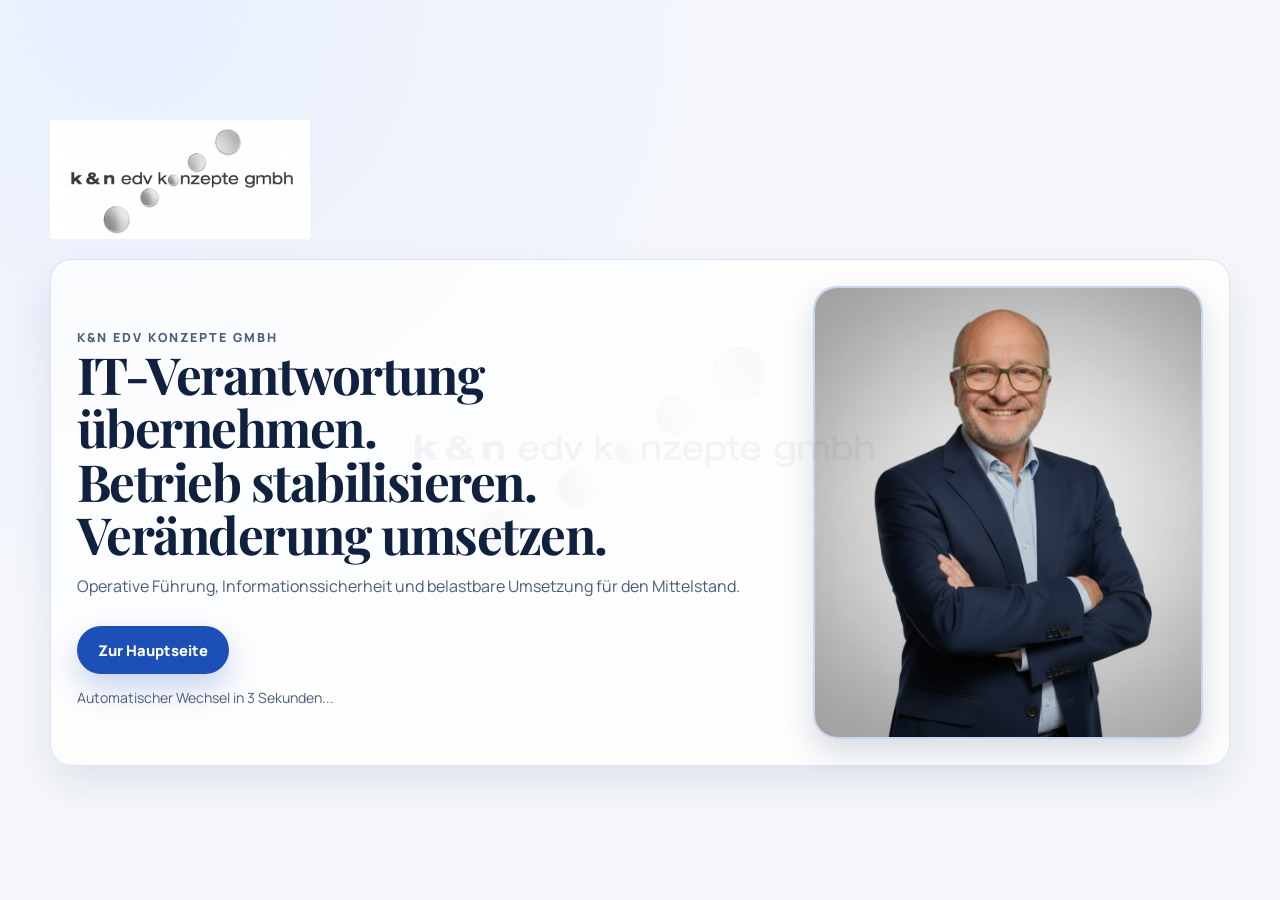
<file: dr-dirkinstitute.live.html>
﻿﻿<!DOCTYPE html>
<html lang="de">
<head>
  <meta charset="UTF-8">
  <meta name="viewport" content="width=device-width, initial-scale=1.0">
  <title>Dr. DirKInstitute | Governance-Modelle für IT, Informationssicherheit & KI</title>
  <meta name="description" content="Dr. DirKInstitute: Governance-Modelle für IT, Informationssicherheit und KI. Wir reduzieren Risiken, Führungsdruck, Audit-Nacharbeit und finanzielle Leckagen durch klare Entscheidungskorridore, Nachweise und Umsetzung.">
  <link rel="icon" type="image/png" href="assets/logos/favicon.png">
  <link rel="preconnect" href="https://fonts.googleapis.com">
  <link rel="preconnect" href="https://fonts.gstatic.com" crossorigin>
  <link href="https://fonts.googleapis.com/css2?family=Manrope:wght@400;500;600;700;800&family=Playfair+Display:wght@600;700&display=swap" rel="stylesheet">
  <script>
    (function () {
      var params = new URLSearchParams(window.location.search);
      var cameFromSplash = params.get("from_splash") === "1";
      var splashSeen = false;

      try {
        splashSeen = sessionStorage.getItem("edv_splash_seen") === "1";
      } catch (e) {
        splashSeen = false;
      }

      if (!splashSeen && !cameFromSplash) {
        window.location.replace("splash.html");
        return;
      }

      if (cameFromSplash) {
        try {
          sessionStorage.setItem("edv_splash_seen", "1");
        } catch (e) {}
        params.delete("from_splash");
        var cleanQuery = params.toString();
        var cleanUrl = window.location.pathname + (cleanQuery ? "?" + cleanQuery : "") + window.location.hash;
        window.history.replaceState({}, "", cleanUrl);
      }
    })();
  </script>
  <link rel="stylesheet" href="styles.css">
</head>
<body data-page="home">
  <header class="site-header">
    <div class="header-inner">
      <a class="brand-wrap" href="index.html" aria-label="Startseite">
        <img class="logo-main" src="assets/logos/kn_logo.png" alt="K&N EDV Konzepte GmbH">
      </a>

      <nav class="main-nav" data-menu aria-label="Hauptnavigation">
        <a data-link="leistungen" href="leistungen.html">Leistungen</a>
        <a data-link="loesungen" href="loesungen-tools.html">Lösungen &amp; Tools</a>
        <a data-link="vorgehen" href="vorgehen.html">Vorgehen</a>
        <a data-link="profil" href="profil-referenzen.html">Profil &amp; Referenzen</a>
        <a data-link="kontakt" href="kontakt.html">Kontakt</a>
        <a class="hide-desktop" href="https://termin.dr-dirkinstitute.org/" target="_blank" rel="noreferrer">Erstgespräch buchen</a>
      </nav>

            <div class="header-actions">
        <div class="lang-toggle" aria-label="Language switch">
          <button class="lang-btn is-active" type="button" data-lang="de">DE</button>
          <button class="lang-btn" type="button" data-lang="en">EN</button>
        </div>
        <a class="brand-right brand-right-full" href="profil-referenzen.html" aria-label="Dr. DirKInstitute">
          <img src="assets/logos/Dr.DirKInstitute_LOGO.png" alt="Dr. DirKInstitute">
          <span>Part of K&amp;N EDV Konzepte GmbH</span>
        </a>
        <a class="btn btn-primary" href="https://termin.dr-dirkinstitute.org/" target="_blank" rel="noreferrer">Erstgespr&auml;ch buchen</a>
        <button class="mobile-menu-btn hide-desktop" type="button" data-menu-btn>Men&uuml;</button>
      </div>
    </div>
  </header>

  <main class="page">
    <section class="hero">
      <div class="hero-copy">
        <p class="kicker">Dr. DirKInstitute | Teil der K&N EDV Konzepte GmbH</p>
        <h1>Governance-Modelle für IT, Informationssicherheit und KI: Risiken senken, Führungsdruck reduzieren, Umsetzung beschleunigen.</h1>
        <p class="subline">Für Geschäftsführung, CIO und CISO, wenn IT, Informationssicherheit und KI nicht nur funktionieren, sondern Kosten-, Risiko- und Auditwirkung nachvollziehbar steuerbar werden müssen.</p>

        <div class="cta-row">
          <a class="btn btn-primary" href="https://termin.dr-dirkinstitute.org/" target="_blank" rel="noreferrer">Erstgespräch buchen</a>
          <a class="btn btn-secondary" href="#governance-modelle">Modelle ansehen</a>
        </div>

        <ul class="hero-proof">
          <li>30-Minuten-Scoping mit Prioritäten auf Kosten-, Risiko- und Zeitwirkung</li>
          <li>30-Tage-Roadmap, die priorisiert, welche Risiken zuerst Geld, Zeit, Auditfähigkeit oder Investitionssicherheit kosten</li>
          <li>Umsetzung, die Führungszeit spart, Eskalationen reduziert und Nachweise belastbar macht</li>
        </ul>
        <p class="hero-roi-note"><strong>ROI-Fokus:</strong> Priorisierung nach Kostenwirkung, Risikoreduktion und Umsetzbarkeit.</p>
      </div>

      <figure class="hero-visual-card">
        <img src="assets/images/Dirk_Anztug_Schulungsraum_.png" alt="Dr. Dirk Koetting im Schulungsraum">
        <figcaption class="hero-visual-caption">
          <strong>Dr. Dirk Koetting</strong>
          <span>Interims-IT, Informationssicherheit und KI-Governance</span>
        </figcaption>
      </figure>
    </section>



    <section class="section" id="governance-modelle">
      <h2 class="section-title">Modelle, die Governance wirtschaftlich steuerbar machen</h2>
      <p class="section-intro">Unsere Modelle sind keine Theorie. Sie schaffen Deutungshoheit, Entscheidungskorridore, Haftungsklarheit und operative Steuerbarkeit für IT, Informationssicherheit und KI.</p>
      <div class="proof-grid">
        <article class="proof-card">
          <h3>DOWS-Modell</h3>
          <p>Kommunikationsarchitektur für Entscheider: Deutungshoheit, Begriffshoheit, Haftungsbezug und Architektenrolle statt reiner Aufmerksamkeit.</p>
        </article>
        <article class="proof-card">
          <h3>DOSE-Prinzip</h3>
          <p>Wirkmodell für organisatorische Leistungsfähigkeit: Fokus in der Umsetzung, Vertrauen zwischen Bereichen, Souveränität in Entscheidungen und Resilienz im Betrieb.</p>
        </article>
        <article class="proof-card">
          <h3>KIeR-System</h3>
          <p>Roadmap für KI-Governance: Rollen, Risiken, Maßnahmen, Nachweise und Umsetzung werden strukturiert operationalisiert.</p>
        </article>
        <article class="proof-card">
          <h3>300-Sekunden-Test</h3>
          <p>Prüfanker für KI-Governance: Kann eine KI-gestützte Entscheidung in 300 Sekunden erklärt, verantwortet und nachgewiesen werden?</p>
        </article>
      </div>
    </section>



    <section class="section" id="wirtschaftlicher-rueckenschutz">
      <h2 class="section-title">Wirtschaftlicher Rückenschutz für Entscheider</h2>
      <p class="section-intro">Governance wird dann relevant, wenn fehlende Steuerung Geld kostet: durch Projektverzug, Audit-Nacharbeit, Eskalationen, Provider-Reibung, KI-Wildwuchs oder falsche Investitionsentscheidungen. Unsere Modelle machen diese Leckagen sichtbar und übersetzen sie in klare Maßnahmen, Verantwortlichkeiten und Nachweise.</p>
      <div class="proof-grid">
        <article class="proof-card">
          <h3>Finanzielle Leckagen schließen</h3>
          <p>Wir zeigen, wo Budget durch Reibung, Verzögerung, Doppelarbeit, Nacharbeit oder unklare Verantwortlichkeiten verloren geht.</p>
        </article>
        <article class="proof-card">
          <h3>Führungsrisiken reduzieren</h3>
          <p>Wir schaffen Entscheidungskorridore, damit Geschäftsführung, IT, Fachbereich und Compliance nicht parallel, sondern abgestimmt handeln.</p>
        </article>
        <article class="proof-card">
          <h3>Audit- und Haftungsdruck senken</h3>
          <p>Wir übersetzen NIS-2, ISMS, EU AI Act und KI-Governance in Rollen, Nachweise, Routinen und belastbare Dokumentation.</p>
        </article>
        <article class="proof-card">
          <h3>Investitionen absichern</h3>
          <p>Wir priorisieren IT-, Sicherheits- und KI-Initiativen nach Risiko, Nutzen, Aufwand und Umsetzbarkeit, damit Budget nicht in die falschen Themen fließt.</p>
        </article>
      </div>
    </section>

    <section class="section" id="roi-kostenwirkung">
      <h2 class="section-title">Was ungeklärte IT-, Sicherheits- und KI-Verantwortung kostet</h2>
      <p class="section-intro">Viele Kosten entstehen nicht durch einzelne Systeme, sondern durch fehlende Steuerung: unklare Rollen, verzögerte Entscheidungen, schwache Nachweise, Provider-Reibung und KI-Nutzung ohne belastbare Governance. Unsere Mandate reduzieren Nacharbeit, Verzögerung, Führungsbelastung und Investitionsfehlsteuerung.</p>
      <div class="proof-grid">
        <article class="proof-card">
          <h3>Weniger Audit-Kosten</h3>
          <p>Nachweise, Rollen und Routinen werden so aufgebaut, dass Nacharbeit, externe Schleifen und kurzfristige Eskalationen sinken.</p>
        </article>
        <article class="proof-card">
          <h3>Weniger Projektverzug</h3>
          <p>Klare Entscheidungswege und Prioritäten reduzieren Wartezeiten zwischen Management, IT, Fachbereich und Compliance.</p>
        </article>
        <article class="proof-card">
          <h3>Weniger Management-Eskalationen</h3>
          <p>Eine gemeinsame Entscheidungslogik verhindert, dass operative Themen dauerhaft auf Führungsebene eskalieren.</p>
        </article>
        <article class="proof-card">
          <h3>Weniger KI-Wildwuchs</h3>
          <p>KI-Nutzung wird so strukturiert, dass Datenschutz, Nachvollziehbarkeit, Haftung und regulatorische Nachweispflicht berücksichtigt werden.</p>
        </article>
        <article class="proof-card">
          <h3>Bessere Budgetallokation</h3>
          <p>IT-, Sicherheits- und KI-Initiativen werden nach Risiko, Nutzen und Umsetzbarkeit priorisiert, damit Investitionen wirksamer werden.</p>
        </article>
      </div>
    </section>

    <section class="section">
      <h2 class="section-title">Der erste Schritt zur belastbaren Entscheidung</h2>
      <p class="section-intro">Sie müssen nicht vorab wissen, ob das Problem in IT, Informationssicherheit, KI-Governance oder Führung liegt. Im Erstgespräch klären wir, welcher Hebel zuerst Kosten, Risiken und Umsetzungsstau reduziert.</p>

      <div class="card-grid">
        <article class="card">
          <span class="badge">Leistungen</span>
          <h3>Wenn Verantwortung, Risiken und Umsetzung geklärt werden müssen</h3>
          <p>Interims-IT, Informationssicherheit/NIS-2 und KI-Governance mit klaren Verantwortlichkeiten und umsetzbarer Priorisierung.</p>
          <div class="cta-row"><a class="btn btn-secondary" href="leistungen.html">Zu Leistungen</a></div>
        </article>
        <article class="card">
          <span class="badge">Lösungen</span>
          <h3>Wenn Governance nicht nur beschrieben, sondern genutzt werden soll</h3>
          <p>Roadmaps, Governance-Frameworks, Management-Tools und Angebotsformate für die direkte Operationalisierung.</p>
          <div class="cta-row"><a class="btn btn-secondary" href="loesungen-tools.html">Zu Lösungen &amp; Tools</a></div>
        </article>
        <article class="card">
          <span class="badge">Vorgehen</span>
          <h3>Wenn aus Analyse ein belastbarer Umsetzungsplan werden muss</h3>
          <p>Ein nachvollziehbarer E2E-Ablauf vom Scoping über die Roadmap bis zur Verankerung im Betrieb.</p>
          <div class="cta-row"><a class="btn btn-secondary" href="vorgehen.html">Zum Vorgehen</a></div>
        </article>
        <article class="card">
          <span class="badge">Governance-Test</span>
          <h3>Wenn KI-Entscheidungen erklärbar und auditfähig sein müssen</h3>
          <p>In fünf Minuten sichtbar machen, ob KI-Entscheidungen erklärbar, verantwortbar und auditfähig aufgesetzt sind.</p>
          <div class="cta-row"><a class="btn btn-secondary" href="300-sekunden-test.html">Zum 300-Sekunden-Test</a></div>
        </article>
      </div>
    </section>

    <section class="cta-panel">
      <h2>Wenn IT, Informationssicherheit oder KI-Governance zur Führungsbelastung wird, braucht es Klarheit.</h2>
      <p>Im 30-Minuten-Scoping klären wir, welches Governance-Defizit aktuell am meisten Zeit, Budget und Führungsenergie bindet.</p>
      <div class="cta-row">
        <a class="btn btn-primary" href="https://termin.dr-dirkinstitute.org/" target="_blank" rel="noreferrer">Erstgespräch buchen</a>
        <a class="btn btn-secondary" href="kontakt.html">Kontaktoptionen</a>
      </div>
    </section>
  </main>

  <footer class="site-footer">
    <div class="footer-inner">
      <div class="footer-brand">
        <img src="assets/logos/Dr.DirKInstitute_LOGO.png" alt="Dr. DirKInstitute">
        <p>Dr. DirKInstitute ist ein Teil der K&amp;N EDV Konzepte GmbH.</p>
        <p>&copy; <span id="year"></span> K&amp;N EDV Konzepte GmbH</p>
      </div>
      <nav class="footer-links" aria-label="Footer Navigation">
        <a href="leistungen.html">Leistungen</a>
        <a href="loesungen-tools.html">Lösungen &amp; Tools</a>
        <a href="vorgehen.html">Vorgehen</a>
        <a href="profil-referenzen.html">Profil &amp; Referenzen</a>
        <a href="kontakt.html">Kontakt</a>
        <a href="impressum.html">Impressum</a>
        <a href="datenschutz.html">Datenschutz</a>
      </nav>
    </div>
  </footer>

  <script src="script.js"></script>
</body>
</html>
</file>
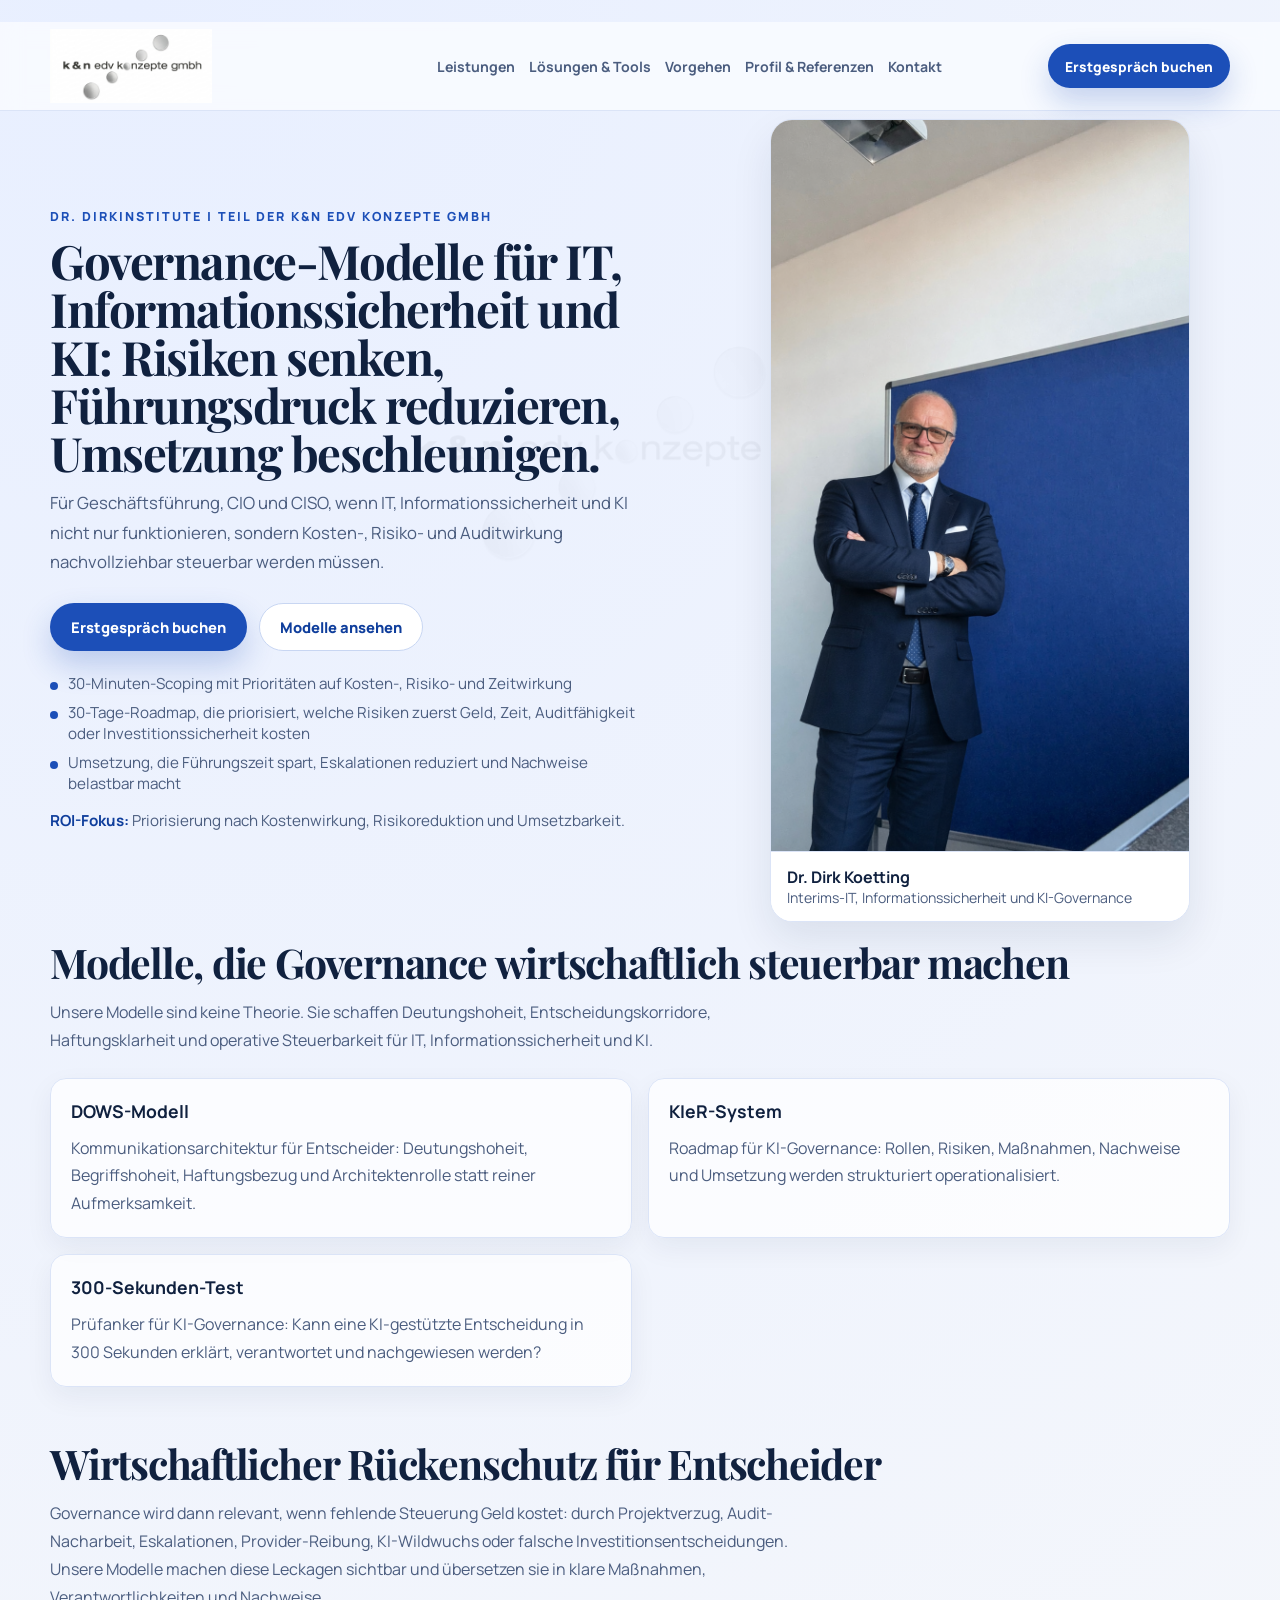
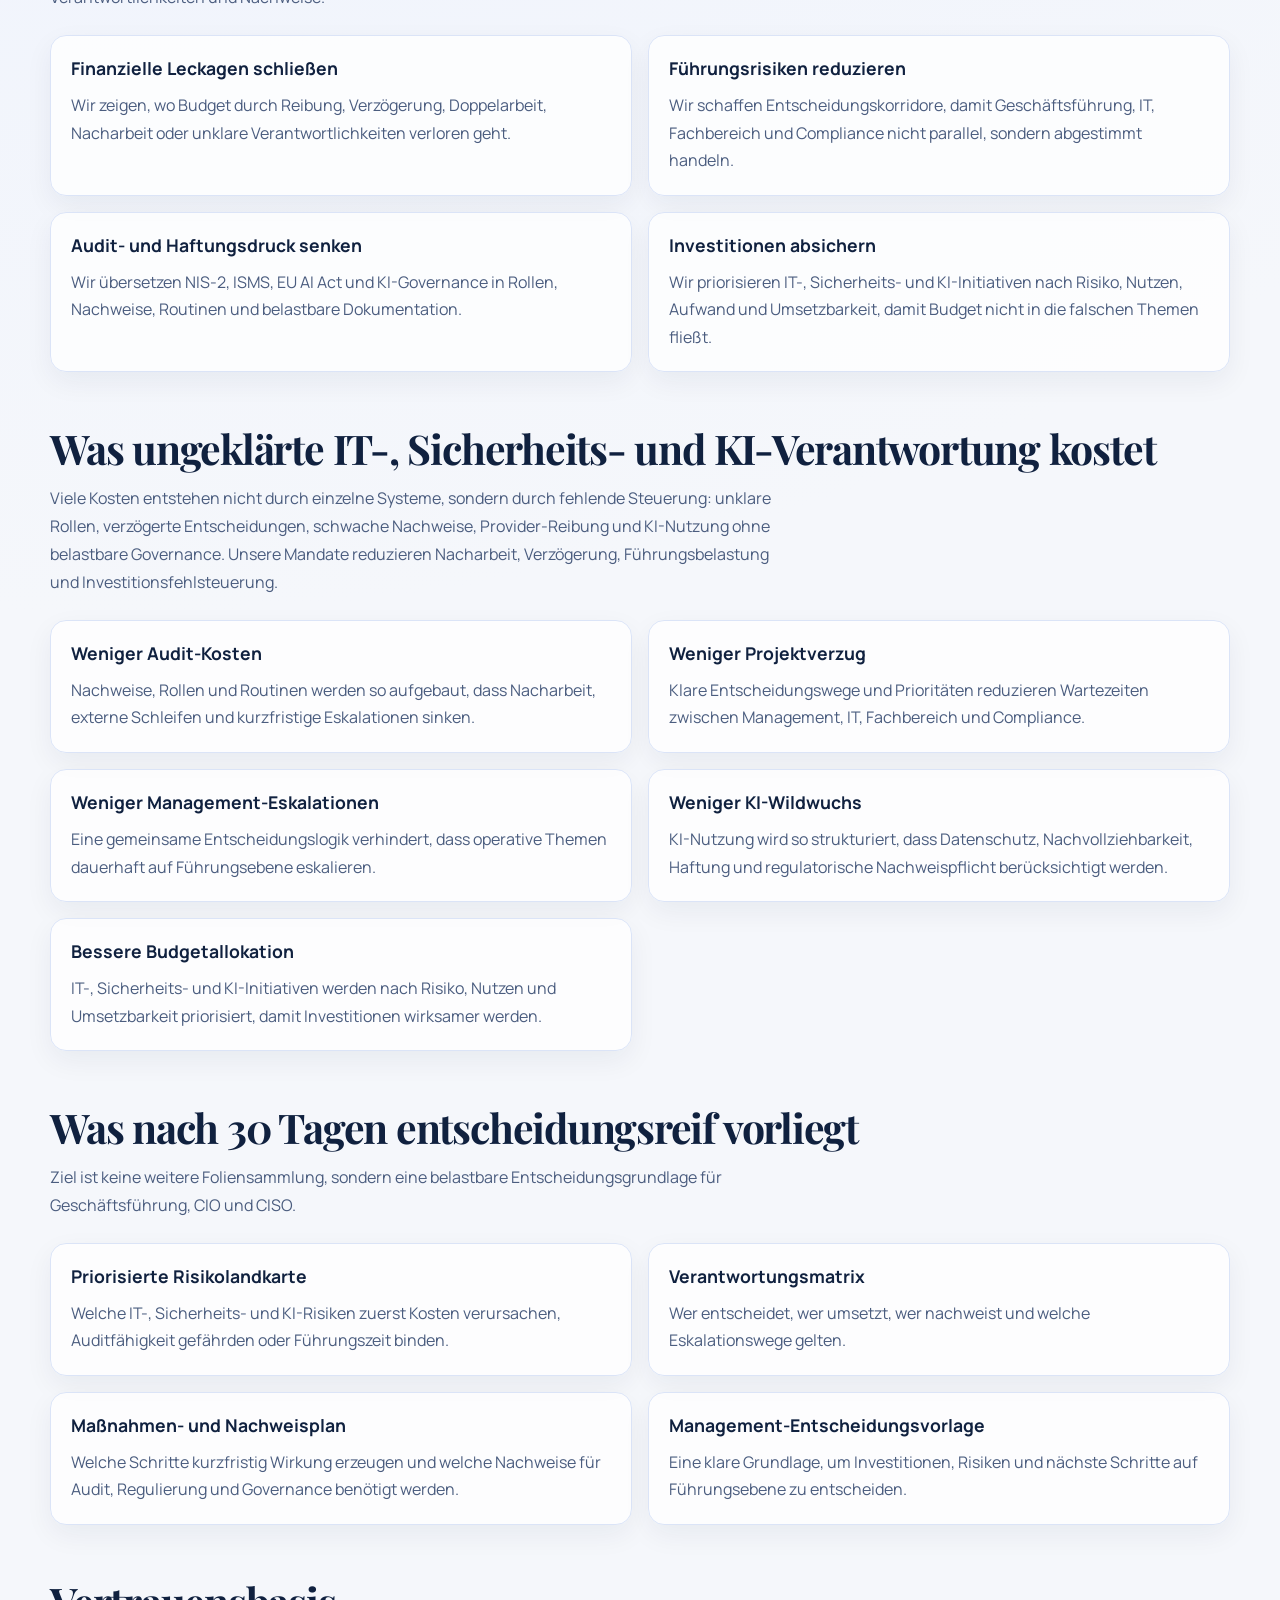
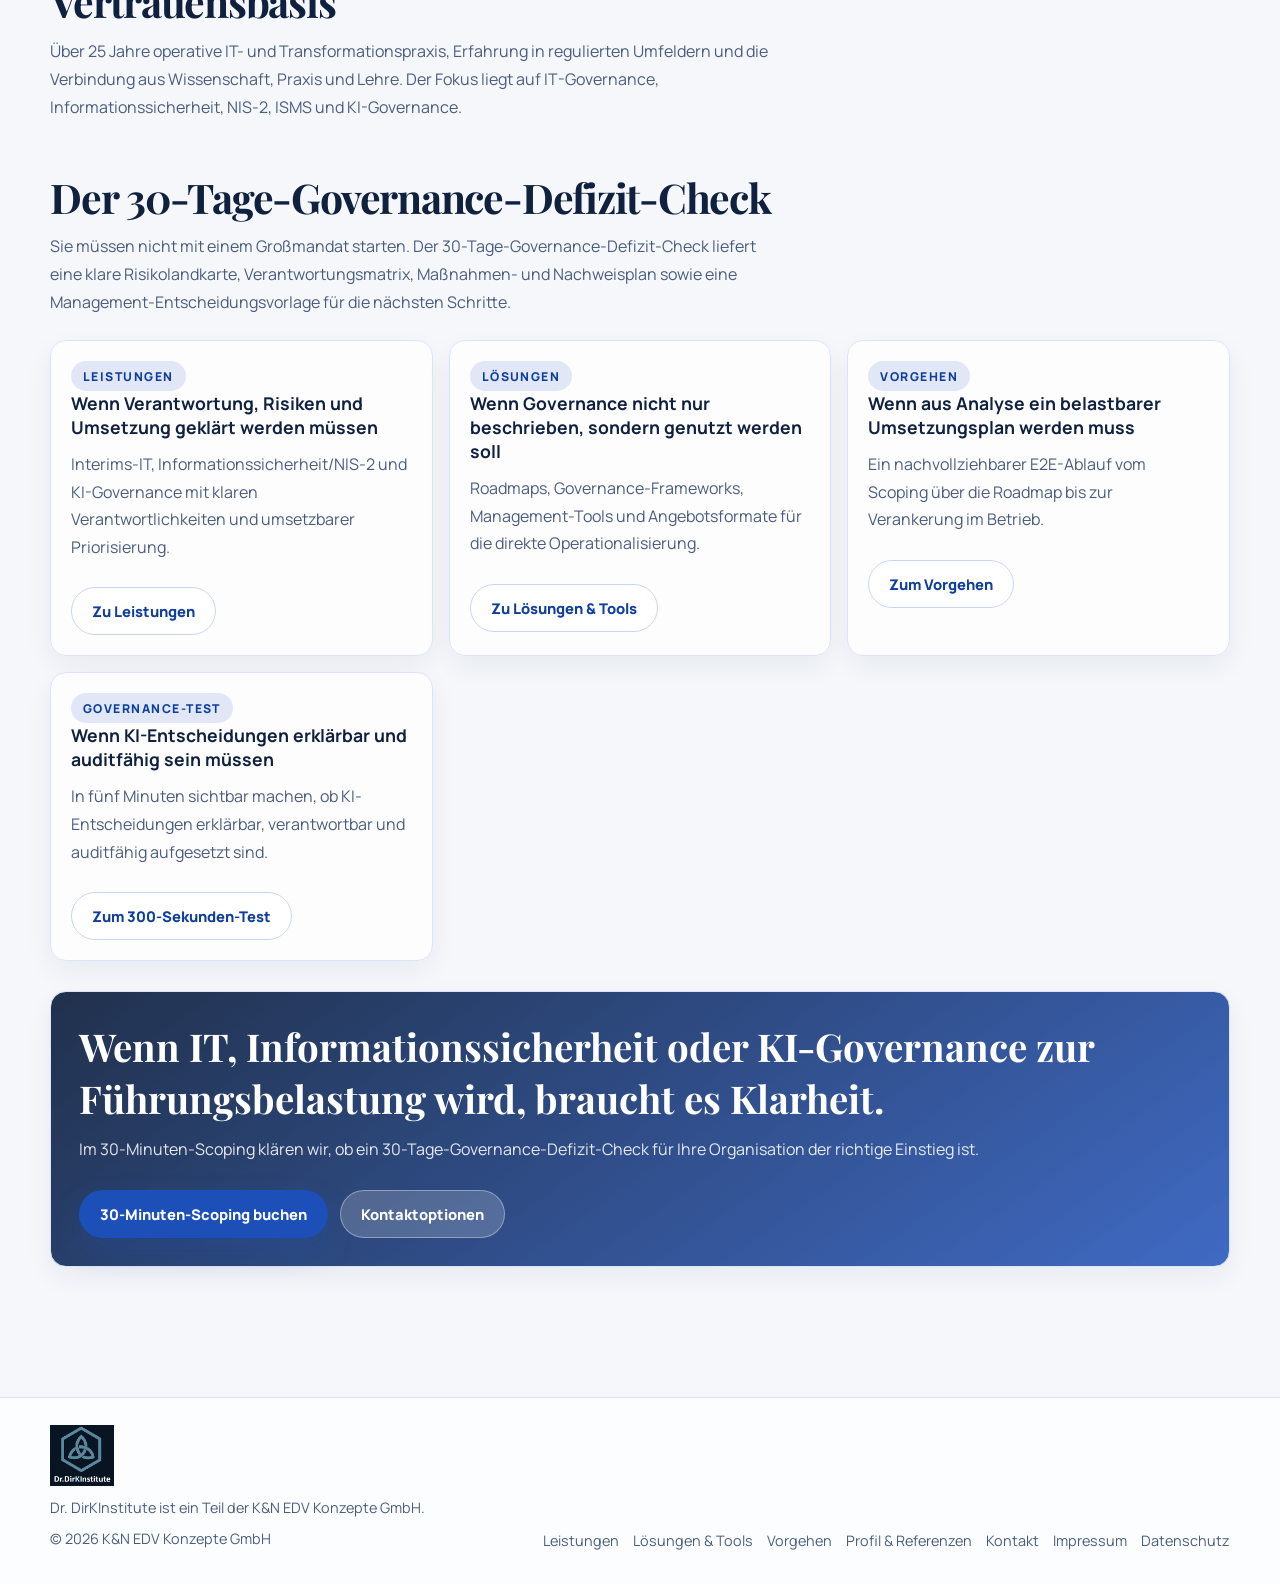
<file: edvkonzepte.live.current.html>
﻿﻿<!DOCTYPE html>
<html lang="de">
<head>
  <meta charset="UTF-8">
  <meta name="viewport" content="width=device-width, initial-scale=1.0">
  <title>Dr. DirKInstitute | Governance-Modelle für IT, Informationssicherheit & KI</title>
  <meta name="description" content="Dr. DirKInstitute: Governance-Modelle für IT, Informationssicherheit und KI. Wir reduzieren Risiken, Führungsdruck, Audit-Nacharbeit und finanzielle Leckagen durch klare Entscheidungskorridore, Nachweise und Umsetzung.">
  <link rel="icon" type="image/png" href="assets/logos/favicon.png">
  <link rel="preconnect" href="https://fonts.googleapis.com">
  <link rel="preconnect" href="https://fonts.gstatic.com" crossorigin>
  <link href="https://fonts.googleapis.com/css2?family=Manrope:wght@400;500;600;700;800&family=Playfair+Display:wght@600;700&display=swap" rel="stylesheet">
  <link rel="stylesheet" href="styles.css">
</head>
<body data-page="home">
  <header class="site-header">
    <div class="header-inner">
      <a class="brand-wrap" href="index.html" aria-label="Startseite">
        <img class="logo-main" src="assets/logos/kn_logo.png" alt="K&N EDV Konzepte GmbH">
      </a>

      <nav class="main-nav" data-menu aria-label="Hauptnavigation">
        <a data-link="leistungen" href="leistungen.html">Leistungen</a>
        <a data-link="loesungen" href="loesungen-tools.html">Lösungen &amp; Tools</a>
        <a data-link="vorgehen" href="vorgehen.html">Vorgehen</a>
        <a data-link="profil" href="profil-referenzen.html">Profil &amp; Referenzen</a>
        <a data-link="kontakt" href="kontakt.html">Kontakt</a>
        <a class="hide-desktop" href="https://termin.dr-dirkinstitute.org/" target="_blank" rel="noreferrer">Erstgespräch buchen</a>
      </nav>

            <div class="header-actions">
        <a class="brand-right brand-right-full" href="profil-referenzen.html" aria-label="Dr. DirKInstitute">
          <img src="assets/logos/Dr.DirKInstitute_LOGO.png" alt="Dr. DirKInstitute">
          <span>Part of K&amp;N EDV Konzepte GmbH</span>
        </a>
        <a class="btn btn-primary" href="https://termin.dr-dirkinstitute.org/" target="_blank" rel="noreferrer">Erstgespr&auml;ch buchen</a>
        <button class="mobile-menu-btn hide-desktop" type="button" data-menu-btn>Men&uuml;</button>
      </div>
    </div>
  </header>

  <main class="page">
    <section class="hero">
      <div class="hero-copy">
        <p class="kicker">Dr. DirKInstitute | Teil der K&N EDV Konzepte GmbH</p>
        <h1>Governance-Modelle für IT, Informationssicherheit und KI: Risiken senken, Führungsdruck reduzieren, Umsetzung beschleunigen.</h1>
        <p class="subline">Für Geschäftsführung, CIO und CISO, wenn IT, Informationssicherheit und KI nicht nur funktionieren, sondern Kosten-, Risiko- und Auditwirkung nachvollziehbar steuerbar werden müssen.</p>

        <div class="cta-row">
          <a class="btn btn-primary" href="https://termin.dr-dirkinstitute.org/" target="_blank" rel="noreferrer">Erstgespräch buchen</a>
          <a class="btn btn-secondary" href="#governance-modelle">Modelle ansehen</a>
        </div>

        <ul class="hero-proof">
          <li>30-Minuten-Scoping mit Prioritäten auf Kosten-, Risiko- und Zeitwirkung</li>
          <li>30-Tage-Roadmap, die priorisiert, welche Risiken zuerst Geld, Zeit, Auditfähigkeit oder Investitionssicherheit kosten</li>
          <li>Umsetzung, die Führungszeit spart, Eskalationen reduziert und Nachweise belastbar macht</li>
        </ul>
        <p class="hero-roi-note"><strong>ROI-Fokus:</strong> Priorisierung nach Kostenwirkung, Risikoreduktion und Umsetzbarkeit.</p>
      </div>

      <figure class="hero-visual-card">
        <img src="assets/images/Dirk_Anztug_Schulungsraum_.png" alt="Dr. Dirk Koetting im Schulungsraum">
        <figcaption class="hero-visual-caption">
          <strong>Dr. Dirk Koetting</strong>
          <span>Interims-IT, Informationssicherheit und KI-Governance</span>
        </figcaption>
      </figure>
    </section>



    <section class="section" id="governance-modelle">
      <h2 class="section-title">Modelle, die Governance wirtschaftlich steuerbar machen</h2>
      <p class="section-intro">Unsere Modelle sind keine Theorie. Sie schaffen Deutungshoheit, Entscheidungskorridore, Haftungsklarheit und operative Steuerbarkeit für IT, Informationssicherheit und KI.</p>
      <div class="proof-grid">
        <article class="proof-card">
          <h3>DOWS-Modell</h3>
          <p>Kommunikationsarchitektur für Entscheider: Deutungshoheit, Begriffshoheit, Haftungsbezug und Architektenrolle statt reiner Aufmerksamkeit.</p>
        </article>
        <article class="proof-card">
          <h3>KIeR-System</h3>
          <p>Roadmap für KI-Governance: Rollen, Risiken, Maßnahmen, Nachweise und Umsetzung werden strukturiert operationalisiert.</p>
        </article>
        <article class="proof-card">
          <h3>300-Sekunden-Test</h3>
          <p>Prüfanker für KI-Governance: Kann eine KI-gestützte Entscheidung in 300 Sekunden erklärt, verantwortet und nachgewiesen werden?</p>
        </article>
      </div>
    </section>

    <section class="section" id="wirtschaftlicher-rueckenschutz">
      <h2 class="section-title">Wirtschaftlicher Rückenschutz für Entscheider</h2>
      <p class="section-intro">Governance wird dann relevant, wenn fehlende Steuerung Geld kostet: durch Projektverzug, Audit-Nacharbeit, Eskalationen, Provider-Reibung, KI-Wildwuchs oder falsche Investitionsentscheidungen. Unsere Modelle machen diese Leckagen sichtbar und übersetzen sie in klare Maßnahmen, Verantwortlichkeiten und Nachweise.</p>
      <div class="proof-grid">
        <article class="proof-card">
          <h3>Finanzielle Leckagen schließen</h3>
          <p>Wir zeigen, wo Budget durch Reibung, Verzögerung, Doppelarbeit, Nacharbeit oder unklare Verantwortlichkeiten verloren geht.</p>
        </article>
        <article class="proof-card">
          <h3>Führungsrisiken reduzieren</h3>
          <p>Wir schaffen Entscheidungskorridore, damit Geschäftsführung, IT, Fachbereich und Compliance nicht parallel, sondern abgestimmt handeln.</p>
        </article>
        <article class="proof-card">
          <h3>Audit- und Haftungsdruck senken</h3>
          <p>Wir übersetzen NIS-2, ISMS, EU AI Act und KI-Governance in Rollen, Nachweise, Routinen und belastbare Dokumentation.</p>
        </article>
        <article class="proof-card">
          <h3>Investitionen absichern</h3>
          <p>Wir priorisieren IT-, Sicherheits- und KI-Initiativen nach Risiko, Nutzen, Aufwand und Umsetzbarkeit, damit Budget nicht in die falschen Themen fließt.</p>
        </article>
      </div>
    </section>

    <section class="section" id="roi-kostenwirkung">
      <h2 class="section-title">Was ungeklärte IT-, Sicherheits- und KI-Verantwortung kostet</h2>
      <p class="section-intro">Viele Kosten entstehen nicht durch einzelne Systeme, sondern durch fehlende Steuerung: unklare Rollen, verzögerte Entscheidungen, schwache Nachweise, Provider-Reibung und KI-Nutzung ohne belastbare Governance. Unsere Mandate reduzieren Nacharbeit, Verzögerung, Führungsbelastung und Investitionsfehlsteuerung.</p>
      <div class="proof-grid">
        <article class="proof-card">
          <h3>Weniger Audit-Kosten</h3>
          <p>Nachweise, Rollen und Routinen werden so aufgebaut, dass Nacharbeit, externe Schleifen und kurzfristige Eskalationen sinken.</p>
        </article>
        <article class="proof-card">
          <h3>Weniger Projektverzug</h3>
          <p>Klare Entscheidungswege und Prioritäten reduzieren Wartezeiten zwischen Management, IT, Fachbereich und Compliance.</p>
        </article>
        <article class="proof-card">
          <h3>Weniger Management-Eskalationen</h3>
          <p>Eine gemeinsame Entscheidungslogik verhindert, dass operative Themen dauerhaft auf Führungsebene eskalieren.</p>
        </article>
        <article class="proof-card">
          <h3>Weniger KI-Wildwuchs</h3>
          <p>KI-Nutzung wird so strukturiert, dass Datenschutz, Nachvollziehbarkeit, Haftung und regulatorische Nachweispflicht berücksichtigt werden.</p>
        </article>
        <article class="proof-card">
          <h3>Bessere Budgetallokation</h3>
          <p>IT-, Sicherheits- und KI-Initiativen werden nach Risiko, Nutzen und Umsetzbarkeit priorisiert, damit Investitionen wirksamer werden.</p>
        </article>
      </div>
    </section>

    <section class="section" id="30-tage-ergebnis">
      <h2 class="section-title">Was nach 30 Tagen entscheidungsreif vorliegt</h2>
      <p class="section-intro">Ziel ist keine weitere Foliensammlung, sondern eine belastbare Entscheidungsgrundlage für Geschäftsführung, CIO und CISO.</p>
      <div class="proof-grid">
        <article class="proof-card">
          <h3>Priorisierte Risikolandkarte</h3>
          <p>Welche IT-, Sicherheits- und KI-Risiken zuerst Kosten verursachen, Auditfähigkeit gefährden oder Führungszeit binden.</p>
        </article>
        <article class="proof-card">
          <h3>Verantwortungsmatrix</h3>
          <p>Wer entscheidet, wer umsetzt, wer nachweist und welche Eskalationswege gelten.</p>
        </article>
        <article class="proof-card">
          <h3>Maßnahmen- und Nachweisplan</h3>
          <p>Welche Schritte kurzfristig Wirkung erzeugen und welche Nachweise für Audit, Regulierung und Governance benötigt werden.</p>
        </article>
        <article class="proof-card">
          <h3>Management-Entscheidungsvorlage</h3>
          <p>Eine klare Grundlage, um Investitionen, Risiken und nächste Schritte auf Führungsebene zu entscheiden.</p>
        </article>
      </div>
    </section>

    <section class="section" id="vertrauensbasis">
      <h2 class="section-title">Vertrauensbasis</h2>
      <p class="section-intro">Über 25 Jahre operative IT- und Transformationspraxis, Erfahrung in regulierten Umfeldern und die Verbindung aus Wissenschaft, Praxis und Lehre. Der Fokus liegt auf IT-Governance, Informationssicherheit, NIS-2, ISMS und KI-Governance.</p>
    </section>

    <section class="section">
      <h2 class="section-title">Der 30-Tage-Governance-Defizit-Check</h2>
      <p class="section-intro">Sie müssen nicht mit einem Großmandat starten. Der 30-Tage-Governance-Defizit-Check liefert eine klare Risikolandkarte, Verantwortungsmatrix, Maßnahmen- und Nachweisplan sowie eine Management-Entscheidungsvorlage für die nächsten Schritte.</p>

      <div class="card-grid">
        <article class="card">
          <span class="badge">Leistungen</span>
          <h3>Wenn Verantwortung, Risiken und Umsetzung geklärt werden müssen</h3>
          <p>Interims-IT, Informationssicherheit/NIS-2 und KI-Governance mit klaren Verantwortlichkeiten und umsetzbarer Priorisierung.</p>
          <div class="cta-row"><a class="btn btn-secondary" href="leistungen.html">Zu Leistungen</a></div>
        </article>
        <article class="card">
          <span class="badge">Lösungen</span>
          <h3>Wenn Governance nicht nur beschrieben, sondern genutzt werden soll</h3>
          <p>Roadmaps, Governance-Frameworks, Management-Tools und Angebotsformate für die direkte Operationalisierung.</p>
          <div class="cta-row"><a class="btn btn-secondary" href="loesungen-tools.html">Zu Lösungen &amp; Tools</a></div>
        </article>
        <article class="card">
          <span class="badge">Vorgehen</span>
          <h3>Wenn aus Analyse ein belastbarer Umsetzungsplan werden muss</h3>
          <p>Ein nachvollziehbarer E2E-Ablauf vom Scoping über die Roadmap bis zur Verankerung im Betrieb.</p>
          <div class="cta-row"><a class="btn btn-secondary" href="vorgehen.html">Zum Vorgehen</a></div>
        </article>
        <article class="card">
          <span class="badge">Governance-Test</span>
          <h3>Wenn KI-Entscheidungen erklärbar und auditfähig sein müssen</h3>
          <p>In fünf Minuten sichtbar machen, ob KI-Entscheidungen erklärbar, verantwortbar und auditfähig aufgesetzt sind.</p>
          <div class="cta-row"><a class="btn btn-secondary" href="300-sekunden-test.html">Zum 300-Sekunden-Test</a></div>
        </article>
      </div>
    </section>

    <section class="cta-panel">
      <h2>Wenn IT, Informationssicherheit oder KI-Governance zur Führungsbelastung wird, braucht es Klarheit.</h2>
      <p>Im 30-Minuten-Scoping klären wir, ob ein 30-Tage-Governance-Defizit-Check für Ihre Organisation der richtige Einstieg ist.</p>
      <div class="cta-row">
        <a class="btn btn-primary" href="https://termin.dr-dirkinstitute.org/" target="_blank" rel="noreferrer">30-Minuten-Scoping buchen</a>
        <a class="btn btn-secondary" href="kontakt.html">Kontaktoptionen</a>
      </div>
    </section>
  </main>

  <footer class="site-footer">
    <div class="footer-inner">
      <div class="footer-brand">
        <img src="assets/logos/Dr.DirKInstitute_LOGO.png" alt="Dr. DirKInstitute">
        <p>Dr. DirKInstitute ist ein Teil der K&amp;N EDV Konzepte GmbH.</p>
        <p>&copy; <span id="year"></span> K&amp;N EDV Konzepte GmbH</p>
      </div>
      <nav class="footer-links" aria-label="Footer Navigation">
        <a href="leistungen.html">Leistungen</a>
        <a href="loesungen-tools.html">Lösungen &amp; Tools</a>
        <a href="vorgehen.html">Vorgehen</a>
        <a href="profil-referenzen.html">Profil &amp; Referenzen</a>
        <a href="kontakt.html">Kontakt</a>
        <a href="impressum.html">Impressum</a>
        <a href="datenschutz.html">Datenschutz</a>
      </nav>
    </div>
  </footer>

  <script src="script.js"></script>
</body>
</html>
</file>
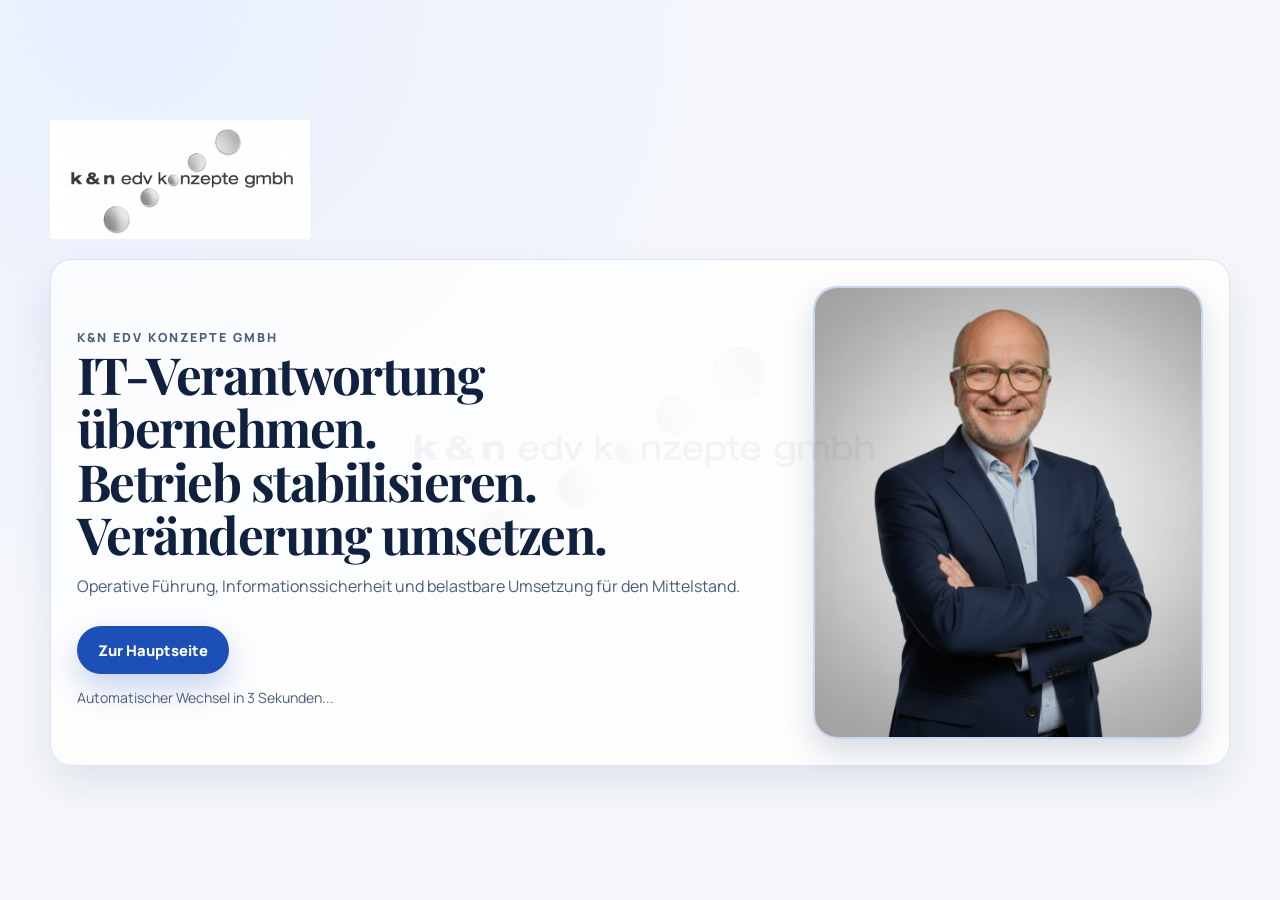
<file: edvkonzepte.live.html>
﻿﻿<!DOCTYPE html>
<html lang="de">
<head>
  <meta charset="UTF-8">
  <meta name="viewport" content="width=device-width, initial-scale=1.0">
  <title>Dr. DirKInstitute | Governance-Modelle für IT, Informationssicherheit & KI</title>
  <meta name="description" content="Dr. DirKInstitute: Governance-Modelle für IT, Informationssicherheit und KI. Wir reduzieren Risiken, Führungsdruck, Audit-Nacharbeit und finanzielle Leckagen durch klare Entscheidungskorridore, Nachweise und Umsetzung.">
  <link rel="icon" type="image/png" href="assets/logos/favicon.png">
  <link rel="preconnect" href="https://fonts.googleapis.com">
  <link rel="preconnect" href="https://fonts.gstatic.com" crossorigin>
  <link href="https://fonts.googleapis.com/css2?family=Manrope:wght@400;500;600;700;800&family=Playfair+Display:wght@600;700&display=swap" rel="stylesheet">
  <script>
    (function () {
      var params = new URLSearchParams(window.location.search);
      var cameFromSplash = params.get("from_splash") === "1";
      var splashSeen = false;

      try {
        splashSeen = sessionStorage.getItem("edv_splash_seen") === "1";
      } catch (e) {
        splashSeen = false;
      }

      if (!splashSeen && !cameFromSplash) {
        window.location.replace("splash.html");
        return;
      }

      if (cameFromSplash) {
        try {
          sessionStorage.setItem("edv_splash_seen", "1");
        } catch (e) {}
        params.delete("from_splash");
        var cleanQuery = params.toString();
        var cleanUrl = window.location.pathname + (cleanQuery ? "?" + cleanQuery : "") + window.location.hash;
        window.history.replaceState({}, "", cleanUrl);
      }
    })();
  </script>
  <link rel="stylesheet" href="styles.css">
</head>
<body data-page="home">
  <header class="site-header">
    <div class="header-inner">
      <a class="brand-wrap" href="index.html" aria-label="Startseite">
        <img class="logo-main" src="assets/logos/kn_logo.png" alt="K&N EDV Konzepte GmbH">
      </a>

      <nav class="main-nav" data-menu aria-label="Hauptnavigation">
        <a data-link="leistungen" href="leistungen.html">Leistungen</a>
        <a data-link="loesungen" href="loesungen-tools.html">Lösungen &amp; Tools</a>
        <a data-link="vorgehen" href="vorgehen.html">Vorgehen</a>
        <a data-link="profil" href="profil-referenzen.html">Profil &amp; Referenzen</a>
        <a data-link="kontakt" href="kontakt.html">Kontakt</a>
        <a class="hide-desktop" href="https://termin.dr-dirkinstitute.org/" target="_blank" rel="noreferrer">Erstgespräch buchen</a>
      </nav>

            <div class="header-actions">
        <div class="lang-toggle" aria-label="Language switch">
          <button class="lang-btn is-active" type="button" data-lang="de">DE</button>
          <button class="lang-btn" type="button" data-lang="en">EN</button>
        </div>
        <a class="brand-right brand-right-full" href="profil-referenzen.html" aria-label="Dr. DirKInstitute">
          <img src="assets/logos/Dr.DirKInstitute_LOGO.png" alt="Dr. DirKInstitute">
          <span>Part of K&amp;N EDV Konzepte GmbH</span>
        </a>
        <a class="btn btn-primary" href="https://termin.dr-dirkinstitute.org/" target="_blank" rel="noreferrer">Erstgespr&auml;ch buchen</a>
        <button class="mobile-menu-btn hide-desktop" type="button" data-menu-btn>Men&uuml;</button>
      </div>
    </div>
  </header>

  <main class="page">
    <section class="hero">
      <div class="hero-copy">
        <p class="kicker">Dr. DirKInstitute | Teil der K&N EDV Konzepte GmbH</p>
        <h1>Governance-Modelle für IT, Informationssicherheit und KI: Risiken senken, Führungsdruck reduzieren, Umsetzung beschleunigen.</h1>
        <p class="subline">Für Geschäftsführung, CIO und CISO, wenn IT, Informationssicherheit und KI nicht nur funktionieren, sondern Kosten-, Risiko- und Auditwirkung nachvollziehbar steuerbar werden müssen.</p>

        <div class="cta-row">
          <a class="btn btn-primary" href="https://termin.dr-dirkinstitute.org/" target="_blank" rel="noreferrer">Erstgespräch buchen</a>
          <a class="btn btn-secondary" href="#governance-modelle">Modelle ansehen</a>
        </div>

        <ul class="hero-proof">
          <li>30-Minuten-Scoping mit Prioritäten auf Kosten-, Risiko- und Zeitwirkung</li>
          <li>30-Tage-Roadmap, die priorisiert, welche Risiken zuerst Geld, Zeit, Auditfähigkeit oder Investitionssicherheit kosten</li>
          <li>Umsetzung, die Führungszeit spart, Eskalationen reduziert und Nachweise belastbar macht</li>
        </ul>
        <p class="hero-roi-note"><strong>ROI-Fokus:</strong> Priorisierung nach Kostenwirkung, Risikoreduktion und Umsetzbarkeit.</p>
      </div>

      <figure class="hero-visual-card">
        <img src="assets/images/Dirk_Anztug_Schulungsraum_.png" alt="Dr. Dirk Koetting im Schulungsraum">
        <figcaption class="hero-visual-caption">
          <strong>Dr. Dirk Koetting</strong>
          <span>Interims-IT, Informationssicherheit und KI-Governance</span>
        </figcaption>
      </figure>
    </section>



    <section class="section" id="governance-modelle">
      <h2 class="section-title">Modelle, die Governance wirtschaftlich steuerbar machen</h2>
      <p class="section-intro">Unsere Modelle sind keine Theorie. Sie schaffen Deutungshoheit, Entscheidungskorridore, Haftungsklarheit und operative Steuerbarkeit für IT, Informationssicherheit und KI.</p>
      <div class="proof-grid">
        <article class="proof-card">
          <h3>DOWS-Modell</h3>
          <p>Kommunikationsarchitektur für Entscheider: Deutungshoheit, Begriffshoheit, Haftungsbezug und Architektenrolle statt reiner Aufmerksamkeit.</p>
        </article>
        <article class="proof-card">
          <h3>KIeR-System</h3>
          <p>Roadmap für KI-Governance: Rollen, Risiken, Maßnahmen, Nachweise und Umsetzung werden strukturiert operationalisiert.</p>
        </article>
        <article class="proof-card">
          <h3>300-Sekunden-Test</h3>
          <p>Prüfanker für KI-Governance: Kann eine KI-gestützte Entscheidung in 300 Sekunden erklärt, verantwortet und nachgewiesen werden?</p>
        </article>
      </div>
    </section>



    <section class="section" id="wirtschaftlicher-rueckenschutz">
      <h2 class="section-title">Wirtschaftlicher Rückenschutz für Entscheider</h2>
      <p class="section-intro">Governance wird dann relevant, wenn fehlende Steuerung Geld kostet: durch Projektverzug, Audit-Nacharbeit, Eskalationen, Provider-Reibung, KI-Wildwuchs oder falsche Investitionsentscheidungen. Unsere Modelle machen diese Leckagen sichtbar und übersetzen sie in klare Maßnahmen, Verantwortlichkeiten und Nachweise.</p>
      <div class="proof-grid">
        <article class="proof-card">
          <h3>Finanzielle Leckagen schließen</h3>
          <p>Wir zeigen, wo Budget durch Reibung, Verzögerung, Doppelarbeit, Nacharbeit oder unklare Verantwortlichkeiten verloren geht.</p>
        </article>
        <article class="proof-card">
          <h3>Führungsrisiken reduzieren</h3>
          <p>Wir schaffen Entscheidungskorridore, damit Geschäftsführung, IT, Fachbereich und Compliance nicht parallel, sondern abgestimmt handeln.</p>
        </article>
        <article class="proof-card">
          <h3>Audit- und Haftungsdruck senken</h3>
          <p>Wir übersetzen NIS-2, ISMS, EU AI Act und KI-Governance in Rollen, Nachweise, Routinen und belastbare Dokumentation.</p>
        </article>
        <article class="proof-card">
          <h3>Investitionen absichern</h3>
          <p>Wir priorisieren IT-, Sicherheits- und KI-Initiativen nach Risiko, Nutzen, Aufwand und Umsetzbarkeit, damit Budget nicht in die falschen Themen fließt.</p>
        </article>
      </div>
    </section>

    <section class="section" id="roi-kostenwirkung">
      <h2 class="section-title">Was ungeklärte IT-, Sicherheits- und KI-Verantwortung kostet</h2>
      <p class="section-intro">Viele Kosten entstehen nicht durch einzelne Systeme, sondern durch fehlende Steuerung: unklare Rollen, verzögerte Entscheidungen, schwache Nachweise, Provider-Reibung und KI-Nutzung ohne belastbare Governance. Unsere Mandate reduzieren Nacharbeit, Verzögerung, Führungsbelastung und Investitionsfehlsteuerung.</p>
      <div class="proof-grid">
        <article class="proof-card">
          <h3>Weniger Audit-Kosten</h3>
          <p>Nachweise, Rollen und Routinen werden so aufgebaut, dass Nacharbeit, externe Schleifen und kurzfristige Eskalationen sinken.</p>
        </article>
        <article class="proof-card">
          <h3>Weniger Projektverzug</h3>
          <p>Klare Entscheidungswege und Prioritäten reduzieren Wartezeiten zwischen Management, IT, Fachbereich und Compliance.</p>
        </article>
        <article class="proof-card">
          <h3>Weniger Management-Eskalationen</h3>
          <p>Eine gemeinsame Entscheidungslogik verhindert, dass operative Themen dauerhaft auf Führungsebene eskalieren.</p>
        </article>
        <article class="proof-card">
          <h3>Weniger KI-Wildwuchs</h3>
          <p>KI-Nutzung wird so strukturiert, dass Datenschutz, Nachvollziehbarkeit, Haftung und regulatorische Nachweispflicht berücksichtigt werden.</p>
        </article>
        <article class="proof-card">
          <h3>Bessere Budgetallokation</h3>
          <p>IT-, Sicherheits- und KI-Initiativen werden nach Risiko, Nutzen und Umsetzbarkeit priorisiert, damit Investitionen wirksamer werden.</p>
        </article>
      </div>
    </section>

    <section class="section">
      <h2 class="section-title">Der erste Schritt zur belastbaren Entscheidung</h2>
      <p class="section-intro">Sie müssen nicht vorab wissen, ob das Problem in IT, Informationssicherheit, KI-Governance oder Führung liegt. Im Erstgespräch klären wir, welcher Hebel zuerst Kosten, Risiken und Umsetzungsstau reduziert.</p>

      <div class="card-grid">
        <article class="card">
          <span class="badge">Leistungen</span>
          <h3>Wenn Verantwortung, Risiken und Umsetzung geklärt werden müssen</h3>
          <p>Interims-IT, Informationssicherheit/NIS-2 und KI-Governance mit klaren Verantwortlichkeiten und umsetzbarer Priorisierung.</p>
          <div class="cta-row"><a class="btn btn-secondary" href="leistungen.html">Zu Leistungen</a></div>
        </article>
        <article class="card">
          <span class="badge">Lösungen</span>
          <h3>Wenn Governance nicht nur beschrieben, sondern genutzt werden soll</h3>
          <p>Roadmaps, Governance-Frameworks, Management-Tools und Angebotsformate für die direkte Operationalisierung.</p>
          <div class="cta-row"><a class="btn btn-secondary" href="loesungen-tools.html">Zu Lösungen &amp; Tools</a></div>
        </article>
        <article class="card">
          <span class="badge">Vorgehen</span>
          <h3>Wenn aus Analyse ein belastbarer Umsetzungsplan werden muss</h3>
          <p>Ein nachvollziehbarer E2E-Ablauf vom Scoping über die Roadmap bis zur Verankerung im Betrieb.</p>
          <div class="cta-row"><a class="btn btn-secondary" href="vorgehen.html">Zum Vorgehen</a></div>
        </article>
        <article class="card">
          <span class="badge">Governance-Test</span>
          <h3>Wenn KI-Entscheidungen erklärbar und auditfähig sein müssen</h3>
          <p>In fünf Minuten sichtbar machen, ob KI-Entscheidungen erklärbar, verantwortbar und auditfähig aufgesetzt sind.</p>
          <div class="cta-row"><a class="btn btn-secondary" href="300-sekunden-test.html">Zum 300-Sekunden-Test</a></div>
        </article>
      </div>
    </section>

    <section class="cta-panel">
      <h2>Wenn IT, Informationssicherheit oder KI-Governance zur Führungsbelastung wird, braucht es Klarheit.</h2>
      <p>Im 30-Minuten-Scoping klären wir, welches Governance-Defizit aktuell am meisten Zeit, Budget und Führungsenergie bindet.</p>
      <div class="cta-row">
        <a class="btn btn-primary" href="https://termin.dr-dirkinstitute.org/" target="_blank" rel="noreferrer">Erstgespräch buchen</a>
        <a class="btn btn-secondary" href="kontakt.html">Kontaktoptionen</a>
      </div>
    </section>
  </main>

  <footer class="site-footer">
    <div class="footer-inner">
      <div class="footer-brand">
        <img src="assets/logos/Dr.DirKInstitute_LOGO.png" alt="Dr. DirKInstitute">
        <p>Dr. DirKInstitute ist ein Teil der K&amp;N EDV Konzepte GmbH.</p>
        <p>&copy; <span id="year"></span> K&amp;N EDV Konzepte GmbH</p>
      </div>
      <nav class="footer-links" aria-label="Footer Navigation">
        <a href="leistungen.html">Leistungen</a>
        <a href="loesungen-tools.html">Lösungen &amp; Tools</a>
        <a href="vorgehen.html">Vorgehen</a>
        <a href="profil-referenzen.html">Profil &amp; Referenzen</a>
        <a href="kontakt.html">Kontakt</a>
        <a href="impressum.html">Impressum</a>
        <a href="datenschutz.html">Datenschutz</a>
      </nav>
    </div>
  </footer>

  <script src="script.js"></script>
</body>
</html>
</file>
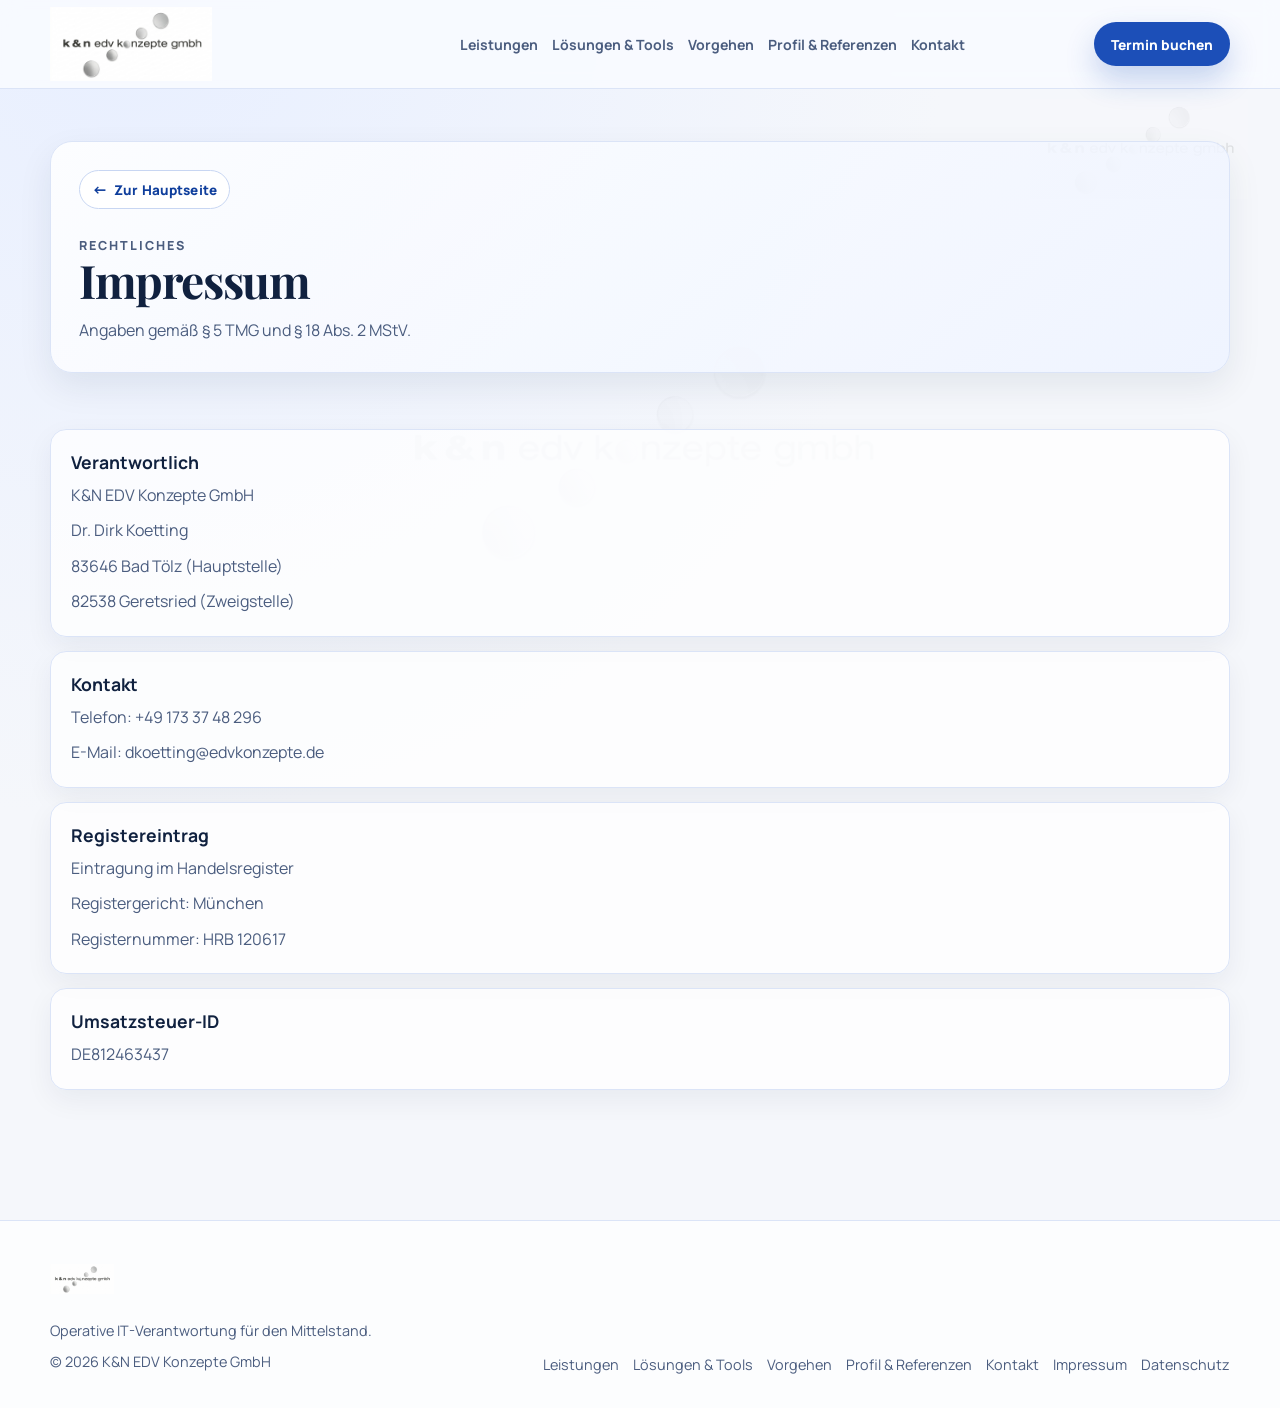
<file: impressum.html>
﻿<!DOCTYPE html>
<html lang="de">
<head>
  <meta charset="UTF-8">
  <meta name="viewport" content="width=device-width, initial-scale=1.0">
  <title>Impressum | K&amp;N EDV Konzepte</title>
  <meta name="description" content="Impressum der K&N EDV Konzepte GmbH.">
  <link rel="icon" type="image/png" href="assets/logos/favicon.png">
  <link rel="preconnect" href="https://fonts.googleapis.com">
  <link rel="preconnect" href="https://fonts.gstatic.com" crossorigin>
  <link href="https://fonts.googleapis.com/css2?family=Manrope:wght@400;500;600;700;800&family=Playfair+Display:wght@600;700&display=swap" rel="stylesheet">
  <link rel="stylesheet" href="styles.css?v=20260627">
</head>
<body data-page="legal">
  <header class="site-header">
    <div class="header-inner">
      <a class="brand-wrap" href="index.html" aria-label="Startseite">
        <img class="logo-main" src="assets/logos/kn_logo.png" alt="K&N EDV Konzepte GmbH">
      </a>

      <nav class="main-nav" data-menu aria-label="Hauptnavigation">
        <a data-link="leistungen" href="leistungen.html">Leistungen</a>
        <a data-link="loesungen" href="loesungen-tools.html">L&ouml;sungen &amp; Tools</a>
        <a data-link="vorgehen" href="vorgehen.html">Vorgehen</a>
        <a data-link="profil" href="profil-referenzen.html">Profil &amp; Referenzen</a>
        <a data-link="kontakt" href="kontakt.html">Kontakt</a>
        <a class="hide-desktop" href="https://termin.dr-dirkinstitute.org/" target="_blank" rel="noreferrer">Termin buchen</a>
      </nav>

            <div class="header-actions">
        <a class="brand-right brand-right-full" href="https://dr-dirkinstitute.org/" target="_blank" rel="noreferrer" aria-label="Dr. DirKInstitute">
          <span>Fachinstitut: Dr. DirKInstitute &#8599;</span>
        </a>
        <a class="btn btn-primary" href="https://termin.dr-dirkinstitute.org/" target="_blank" rel="noreferrer">Termin buchen</a>
        <button class="mobile-menu-btn hide-desktop" type="button" data-menu-btn>Men&uuml;</button>
      </div>
    </div>
  </header>

  <main class="page legal-main">
    <div class="page-watermark" aria-hidden="true">
      <img src="assets/logos/kn_logo.png" alt="">
    </div>
<section class="sub-hero">
      <a class="back-home" href="index.html">Zur Hauptseite</a>
      <p class="kicker">Rechtliches</p>
      <h1>Impressum</h1>
      <p>Angaben gem&auml;&szlig; &sect; 5 TMG und &sect; 18 Abs. 2 MStV.</p>
    </section>

    <section class="section">
      <div class="legal-stack">
        <article class="service-card legal-card">
          <h3>Verantwortlich</h3>
          <p>K&amp;N EDV Konzepte GmbH</p>
          <p>Dr. Dirk Koetting</p>
          <p>83646 Bad T&ouml;lz (Hauptstelle)</p>
          <p>82538 Geretsried (Zweigstelle)</p>
        </article>

        <article class="service-card legal-card">
          <h3>Kontakt</h3>
          <p>Telefon: +49 173 37 48 296</p>
          <p>E-Mail: dkoetting@edvkonzepte.de</p>
        </article>

        <article class="service-card legal-card">
          <h3>Registereintrag</h3>
          <p>Eintragung im Handelsregister</p>
          <p>Registergericht: M&uuml;nchen</p>
          <p>Registernummer: HRB 120617</p>
        </article>

        <article class="service-card legal-card">
          <h3>Umsatzsteuer-ID</h3>
          <p>DE812463437</p>
        </article>
      </div>
    </section>
  </main>

  <footer class="site-footer">
    <div class="footer-inner">
      <div class="footer-brand">
        <img src="assets/logos/kn_logo.png" alt="K&N EDV Konzepte GmbH">
        <p>Operative IT-Verantwortung für den Mittelstand.</p>
        <p>&copy; <span id="year"></span> K&amp;N EDV Konzepte GmbH</p>
      </div>
      <nav class="footer-links" aria-label="Footer Navigation">
        <a href="leistungen.html">Leistungen</a>
        <a href="loesungen-tools.html">L&ouml;sungen &amp; Tools</a>
        <a href="vorgehen.html">Vorgehen</a>
        <a href="profil-referenzen.html">Profil &amp; Referenzen</a>
        <a href="kontakt.html">Kontakt</a>
        <a href="impressum.html">Impressum</a>
        <a href="datenschutz.html">Datenschutz</a>
      </nav>
    </div>
  </footer>

  <script src="script.js"></script>
</body>
</html>
</file>
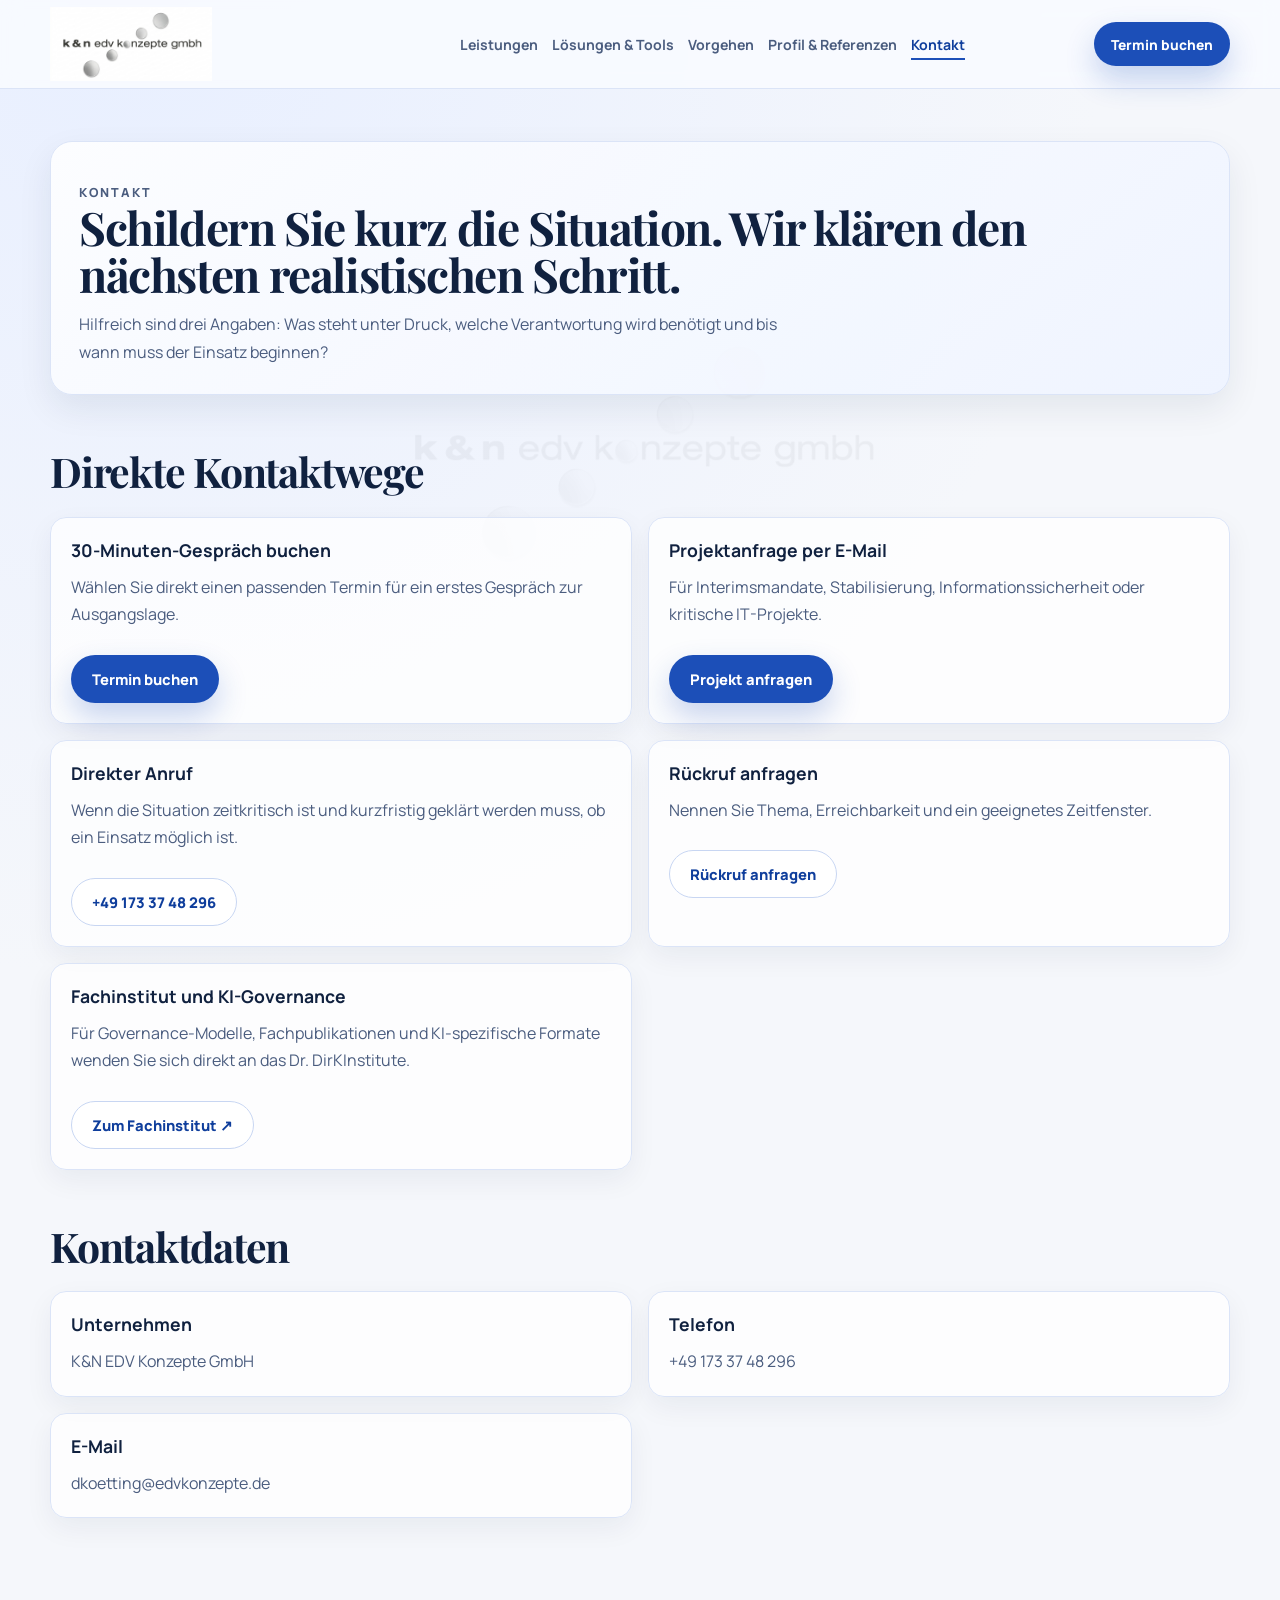
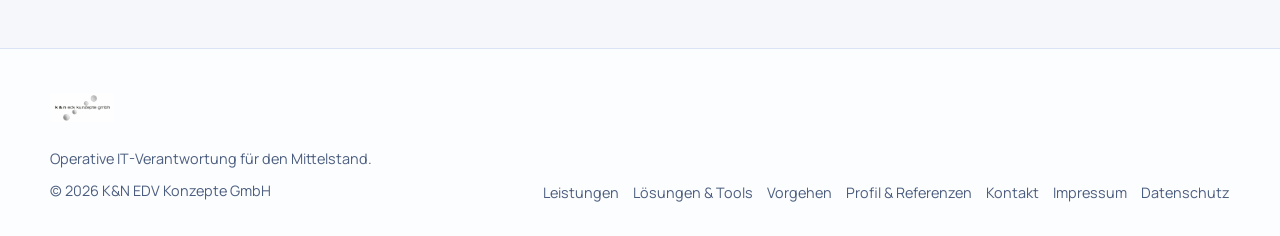
<file: kontakt.html>
<!DOCTYPE html>
<html lang="de">
<head>
  <meta charset="UTF-8">
  <meta name="viewport" content="width=device-width, initial-scale=1.0">
  <title>Kontakt | K&amp;N EDV Konzepte</title>
  <meta name="description" content="Kontakt zu K&N EDV Konzepte für Interims-IT-Leitung, IT-Stabilisierung, Informationssicherheit und Transformationsprojekte.">
  <link rel="canonical" href="https://edvkonzepte.de/kontakt">
  <link rel="icon" type="image/png" href="assets/logos/favicon.png">
  <link rel="preconnect" href="https://fonts.googleapis.com"><link rel="preconnect" href="https://fonts.gstatic.com" crossorigin>
  <link href="https://fonts.googleapis.com/css2?family=Manrope:wght@400;500;600;700;800&family=Playfair+Display:wght@600;700&display=swap" rel="stylesheet">
  <link rel="stylesheet" href="styles.css?v=20260627">
</head>
<body data-page="kontakt">
  <header class="site-header"><div class="header-inner">
    <a class="brand-wrap" href="index.html" aria-label="Startseite von K&N EDV Konzepte"><img class="logo-main" src="assets/logos/kn_logo.png" alt="K&N EDV Konzepte GmbH"></a>
    <nav class="main-nav" data-menu aria-label="Hauptnavigation"><a data-link="leistungen" href="leistungen.html">Leistungen</a><a data-link="loesungen" href="loesungen-tools.html">Lösungen &amp; Tools</a><a data-link="vorgehen" href="vorgehen.html">Vorgehen</a><a data-link="profil" href="profil-referenzen.html">Profil &amp; Referenzen</a><a data-link="kontakt" href="kontakt.html">Kontakt</a><a class="hide-desktop" href="https://termin.dr-dirkinstitute.org/" target="_blank" rel="noreferrer">Termin buchen</a></nav>
    <div class="header-actions"><a class="brand-right brand-right-full" href="https://dr-dirkinstitute.org/" target="_blank" rel="noreferrer"><span>Fachinstitut: Dr. DirKInstitute &#8599;</span></a><a class="btn btn-primary" href="https://termin.dr-dirkinstitute.org/" target="_blank" rel="noreferrer">Termin buchen</a><button class="mobile-menu-btn hide-desktop" type="button" data-menu-btn>Men&uuml;</button></div>
  </div></header>

  <main class="page">
    <section class="sub-hero"><p class="kicker">Kontakt</p><h1>Schildern Sie kurz die Situation. Wir klären den nächsten realistischen Schritt.</h1><p>Hilfreich sind drei Angaben: Was steht unter Druck, welche Verantwortung wird benötigt und bis wann muss der Einsatz beginnen?</p></section>

    <section class="section">
      <h2 class="section-title">Direkte Kontaktwege</h2>
      <div class="contact-grid">
        <article class="contact-card"><h3>30-Minuten-Gespräch buchen</h3><p>Wählen Sie direkt einen passenden Termin für ein erstes Gespräch zur Ausgangslage.</p><div class="cta-row"><a class="btn btn-primary" href="https://termin.dr-dirkinstitute.org/" target="_blank" rel="noreferrer">Termin buchen</a></div></article>
        <article class="contact-card"><h3>Projektanfrage per E-Mail</h3><p>Für Interimsmandate, Stabilisierung, Informationssicherheit oder kritische IT-Projekte.</p><div class="cta-row"><a class="btn btn-primary" href="mailto:dkoetting@edvkonzepte.de?subject=Projektanfrage%20EDV%20Konzepte">Projekt anfragen</a></div></article>
        <article class="contact-card"><h3>Direkter Anruf</h3><p>Wenn die Situation zeitkritisch ist und kurzfristig geklärt werden muss, ob ein Einsatz möglich ist.</p><div class="cta-row"><a class="btn btn-secondary" href="tel:+491733748296">+49 173 37 48 296</a></div></article>
        <article class="contact-card"><h3>Rückruf anfragen</h3><p>Nennen Sie Thema, Erreichbarkeit und ein geeignetes Zeitfenster.</p><div class="cta-row"><a class="btn btn-secondary" href="mailto:dkoetting@edvkonzepte.de?subject=R%C3%BCckrufbitte%20EDV%20Konzepte">Rückruf anfragen</a></div></article>
        <article class="contact-card"><h3>Fachinstitut und KI-Governance</h3><p>Für Governance-Modelle, Fachpublikationen und KI-spezifische Formate wenden Sie sich direkt an das Dr. DirKInstitute.</p><div class="cta-row"><a class="btn btn-secondary" href="https://dr-dirkinstitute.org/" target="_blank" rel="noreferrer">Zum Fachinstitut &#8599;</a></div></article>
      </div>
    </section>

    <section class="section"><h2 class="section-title">Kontaktdaten</h2><div class="proof-grid"><article class="proof-card"><h3>Unternehmen</h3><p>K&amp;N EDV Konzepte GmbH</p></article><article class="proof-card"><h3>Telefon</h3><p><a href="tel:+491733748296">+49 173 37 48 296</a></p></article><article class="proof-card"><h3>E-Mail</h3><p><a href="mailto:dkoetting@edvkonzepte.de">dkoetting@edvkonzepte.de</a></p></article></div></section>
  </main>

  <footer class="site-footer"><div class="footer-inner"><div class="footer-brand"><img src="assets/logos/kn_logo.png" alt="K&N EDV Konzepte GmbH"><p>Operative IT-Verantwortung für den Mittelstand.</p><p>&copy; <span id="year"></span> K&amp;N EDV Konzepte GmbH</p></div><nav class="footer-links" aria-label="Footer Navigation"><a href="leistungen.html">Leistungen</a><a href="loesungen-tools.html">Lösungen &amp; Tools</a><a href="vorgehen.html">Vorgehen</a><a href="profil-referenzen.html">Profil &amp; Referenzen</a><a href="kontakt.html">Kontakt</a><a href="impressum.html">Impressum</a><a href="datenschutz.html">Datenschutz</a></nav></div></footer>
  <script src="script.js"></script>
</body>
</html>
</file>
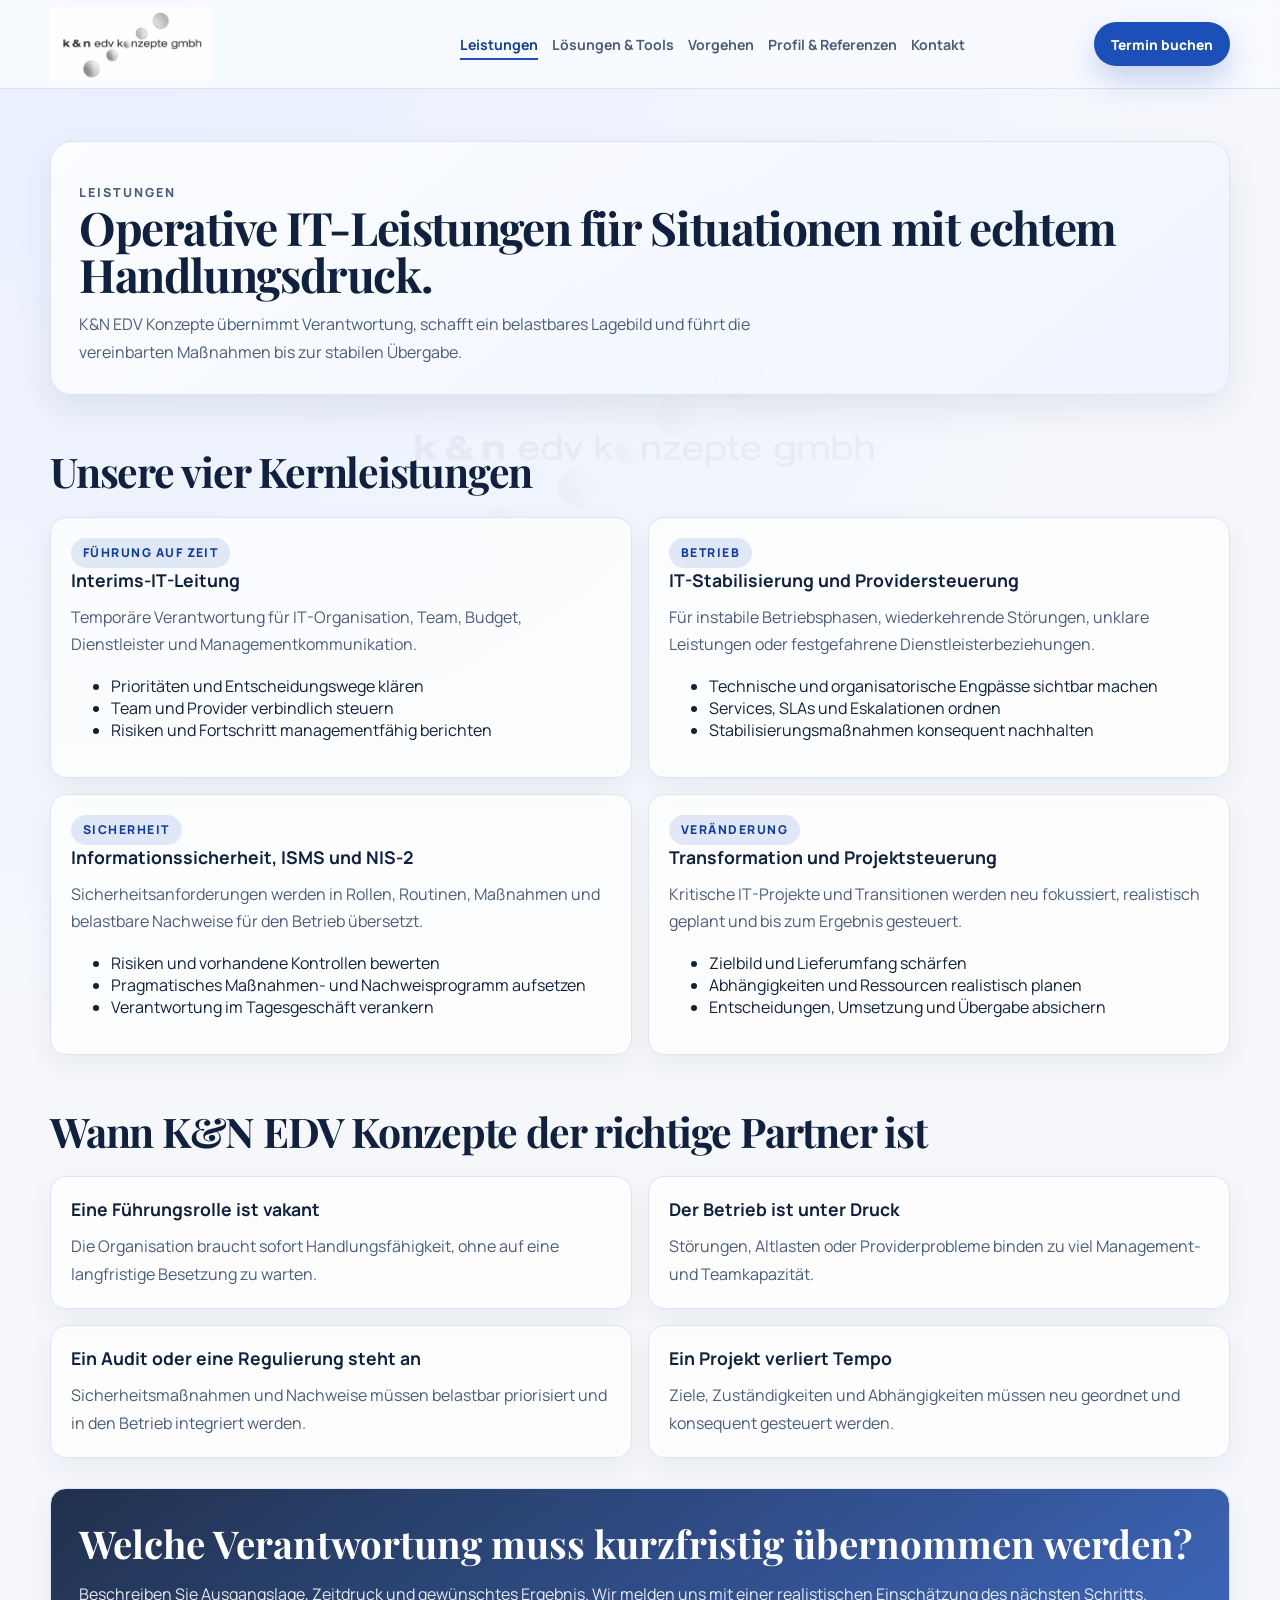
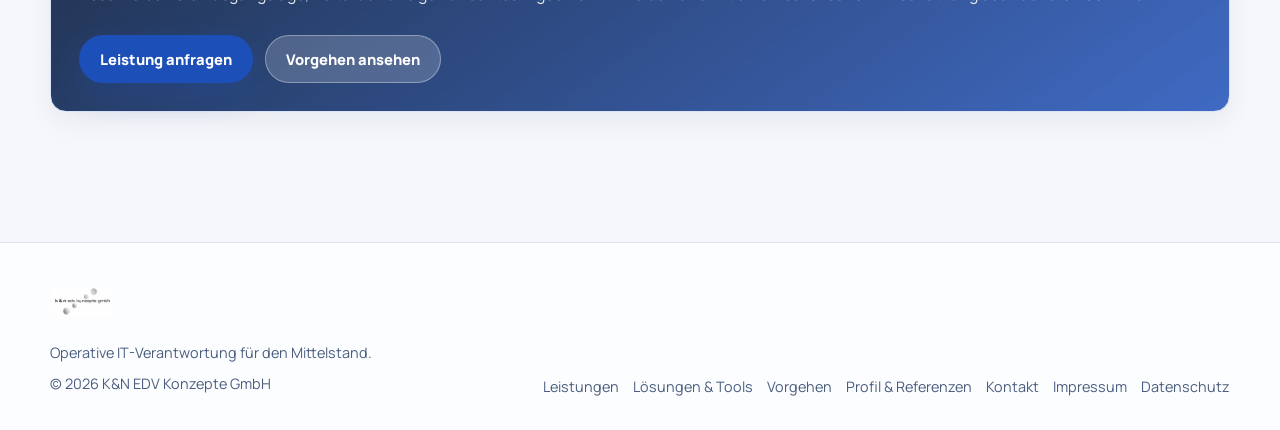
<file: leistungen.html>
<!DOCTYPE html>
<html lang="de">
<head>
  <meta charset="UTF-8">
  <meta name="viewport" content="width=device-width, initial-scale=1.0">
  <title>Leistungen | K&amp;N EDV Konzepte</title>
  <meta name="description" content="Leistungen von K&N EDV Konzepte: Interims-IT-Leitung, IT-Stabilisierung, Providersteuerung, Informationssicherheit und Transformationssteuerung für den Mittelstand.">
  <link rel="canonical" href="https://edvkonzepte.de/leistungen">
  <link rel="icon" type="image/png" href="assets/logos/favicon.png">
  <link rel="preconnect" href="https://fonts.googleapis.com">
  <link rel="preconnect" href="https://fonts.gstatic.com" crossorigin>
  <link href="https://fonts.googleapis.com/css2?family=Manrope:wght@400;500;600;700;800&family=Playfair+Display:wght@600;700&display=swap" rel="stylesheet">
  <link rel="stylesheet" href="styles.css?v=20260627">
</head>
<body data-page="leistungen">
  <header class="site-header"><div class="header-inner">
    <a class="brand-wrap" href="index.html" aria-label="Startseite von K&N EDV Konzepte"><img class="logo-main" src="assets/logos/kn_logo.png" alt="K&N EDV Konzepte GmbH"></a>
    <nav class="main-nav" data-menu aria-label="Hauptnavigation">
      <a data-link="leistungen" href="leistungen.html">Leistungen</a><a data-link="loesungen" href="loesungen-tools.html">Lösungen &amp; Tools</a><a data-link="vorgehen" href="vorgehen.html">Vorgehen</a><a data-link="profil" href="profil-referenzen.html">Profil &amp; Referenzen</a><a data-link="kontakt" href="kontakt.html">Kontakt</a><a class="hide-desktop" href="https://termin.dr-dirkinstitute.org/" target="_blank" rel="noreferrer">Termin buchen</a>
    </nav>
    <div class="header-actions"><a class="brand-right brand-right-full" href="https://dr-dirkinstitute.org/" target="_blank" rel="noreferrer"><span>Fachinstitut: Dr. DirKInstitute &#8599;</span></a><a class="btn btn-primary" href="https://termin.dr-dirkinstitute.org/" target="_blank" rel="noreferrer">Termin buchen</a><button class="mobile-menu-btn hide-desktop" type="button" data-menu-btn>Men&uuml;</button></div>
  </div></header>

  <main class="page">
    <section class="sub-hero">
      <p class="kicker">Leistungen</p>
      <h1>Operative IT-Leistungen für Situationen mit echtem Handlungsdruck.</h1>
      <p>K&amp;N EDV Konzepte übernimmt Verantwortung, schafft ein belastbares Lagebild und führt die vereinbarten Maßnahmen bis zur stabilen Übergabe.</p>
    </section>

    <section class="section">
      <h2 class="section-title">Unsere vier Kernleistungen</h2>
      <div class="service-grid">
        <article class="service-card">
          <span class="badge">Führung auf Zeit</span>
          <h3>Interims-IT-Leitung</h3>
          <p>Temporäre Verantwortung für IT-Organisation, Team, Budget, Dienstleister und Managementkommunikation.</p>
          <ul><li>Prioritäten und Entscheidungswege klären</li><li>Team und Provider verbindlich steuern</li><li>Risiken und Fortschritt managementfähig berichten</li></ul>
        </article>
        <article class="service-card">
          <span class="badge">Betrieb</span>
          <h3>IT-Stabilisierung und Providersteuerung</h3>
          <p>Für instabile Betriebsphasen, wiederkehrende Störungen, unklare Leistungen oder festgefahrene Dienstleisterbeziehungen.</p>
          <ul><li>Technische und organisatorische Engpässe sichtbar machen</li><li>Services, SLAs und Eskalationen ordnen</li><li>Stabilisierungsmaßnahmen konsequent nachhalten</li></ul>
        </article>
        <article class="service-card">
          <span class="badge">Sicherheit</span>
          <h3>Informationssicherheit, ISMS und NIS-2</h3>
          <p>Sicherheitsanforderungen werden in Rollen, Routinen, Maßnahmen und belastbare Nachweise für den Betrieb übersetzt.</p>
          <ul><li>Risiken und vorhandene Kontrollen bewerten</li><li>Pragmatisches Maßnahmen- und Nachweisprogramm aufsetzen</li><li>Verantwortung im Tagesgeschäft verankern</li></ul>
        </article>
        <article class="service-card">
          <span class="badge">Veränderung</span>
          <h3>Transformation und Projektsteuerung</h3>
          <p>Kritische IT-Projekte und Transitionen werden neu fokussiert, realistisch geplant und bis zum Ergebnis gesteuert.</p>
          <ul><li>Zielbild und Lieferumfang schärfen</li><li>Abhängigkeiten und Ressourcen realistisch planen</li><li>Entscheidungen, Umsetzung und Übergabe absichern</li></ul>
        </article>
      </div>
    </section>

    <section class="section">
      <h2 class="section-title">Wann K&amp;N EDV Konzepte der richtige Partner ist</h2>
      <div class="proof-grid">
        <article class="proof-card"><h3>Eine Führungsrolle ist vakant</h3><p>Die Organisation braucht sofort Handlungsfähigkeit, ohne auf eine langfristige Besetzung zu warten.</p></article>
        <article class="proof-card"><h3>Der Betrieb ist unter Druck</h3><p>Störungen, Altlasten oder Providerprobleme binden zu viel Management- und Teamkapazität.</p></article>
        <article class="proof-card"><h3>Ein Audit oder eine Regulierung steht an</h3><p>Sicherheitsmaßnahmen und Nachweise müssen belastbar priorisiert und in den Betrieb integriert werden.</p></article>
        <article class="proof-card"><h3>Ein Projekt verliert Tempo</h3><p>Ziele, Zuständigkeiten und Abhängigkeiten müssen neu geordnet und konsequent gesteuert werden.</p></article>
      </div>
    </section>

    <section class="cta-panel">
      <h2>Welche Verantwortung muss kurzfristig übernommen werden?</h2>
      <p>Beschreiben Sie Ausgangslage, Zeitdruck und gewünschtes Ergebnis. Wir melden uns mit einer realistischen Einschätzung des nächsten Schritts.</p>
      <div class="cta-row"><a class="btn btn-primary" href="mailto:dkoetting@edvkonzepte.de?subject=Leistungsanfrage%20EDV%20Konzepte">Leistung anfragen</a><a class="btn btn-secondary" href="vorgehen.html">Vorgehen ansehen</a></div>
    </section>
  </main>

  <footer class="site-footer"><div class="footer-inner">
    <div class="footer-brand"><img src="assets/logos/kn_logo.png" alt="K&N EDV Konzepte GmbH"><p>Operative IT-Verantwortung für den Mittelstand.</p><p>&copy; <span id="year"></span> K&amp;N EDV Konzepte GmbH</p></div>
    <nav class="footer-links" aria-label="Footer Navigation"><a href="leistungen.html">Leistungen</a><a href="loesungen-tools.html">Lösungen &amp; Tools</a><a href="vorgehen.html">Vorgehen</a><a href="profil-referenzen.html">Profil &amp; Referenzen</a><a href="kontakt.html">Kontakt</a><a href="impressum.html">Impressum</a><a href="datenschutz.html">Datenschutz</a></nav>
  </div></footer>
  <script src="script.js"></script>
</body>
</html>
</file>
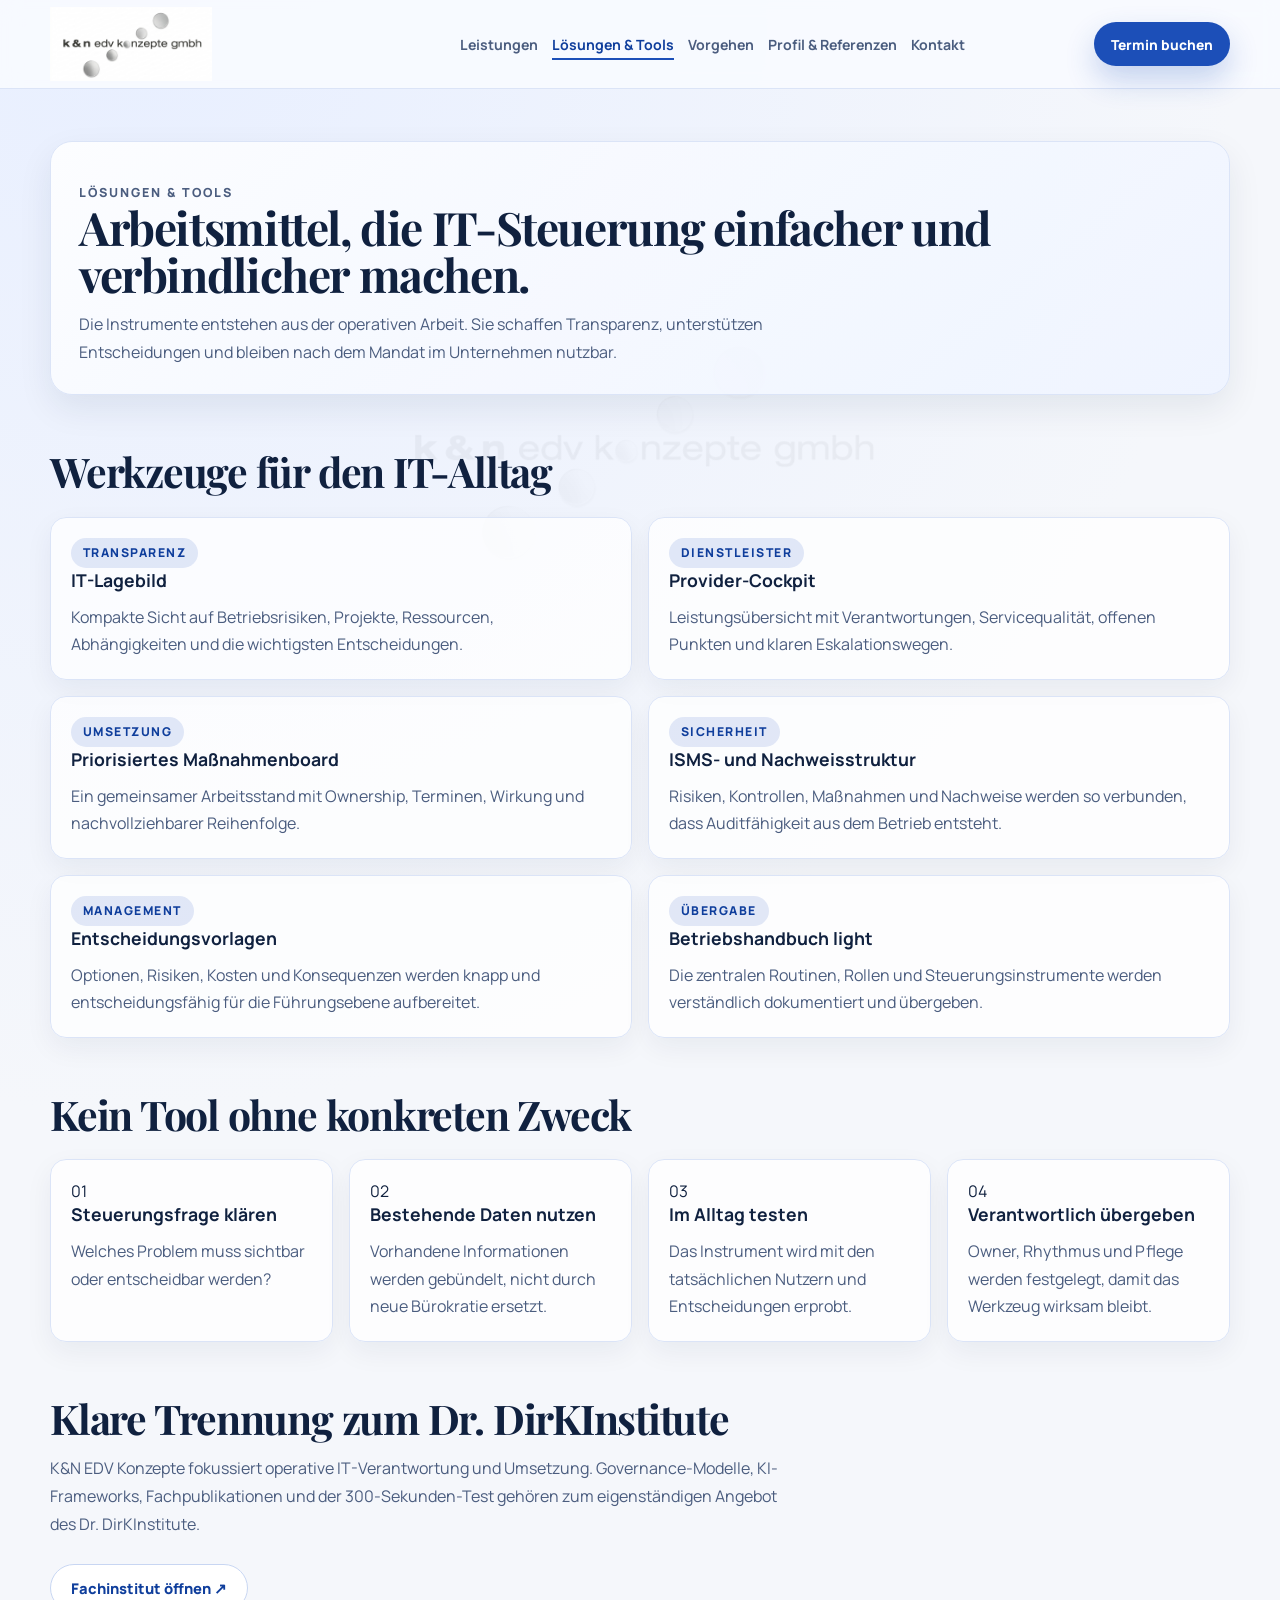
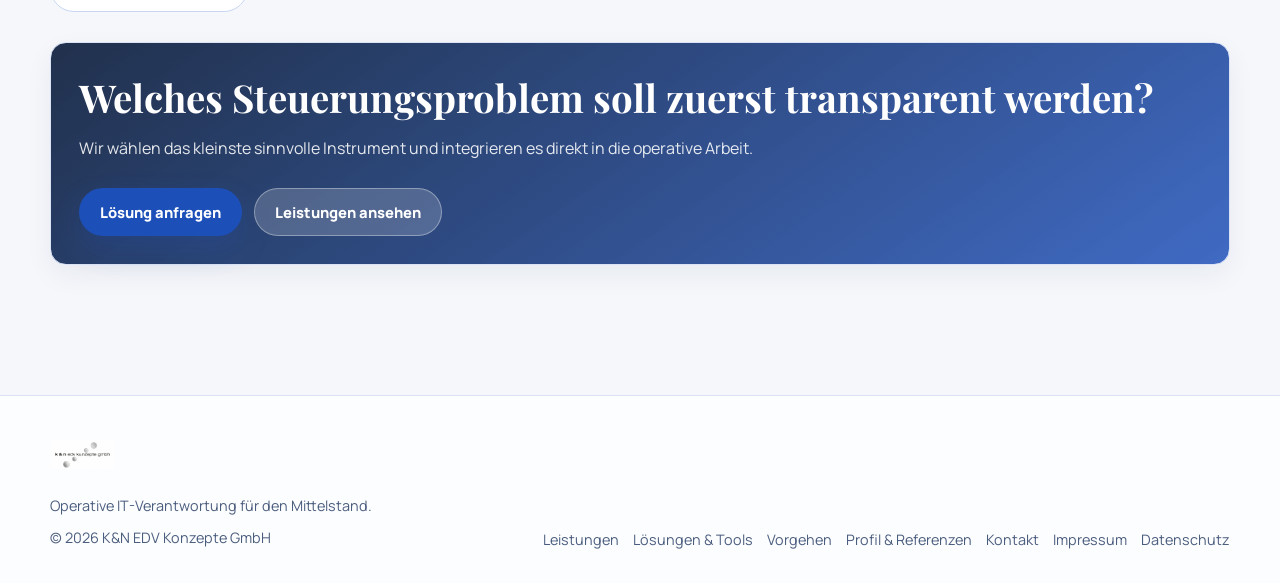
<file: loesungen-tools.html>
<!DOCTYPE html>
<html lang="de">
<head>
  <meta charset="UTF-8">
  <meta name="viewport" content="width=device-width, initial-scale=1.0">
  <title>Lösungen &amp; Tools | K&amp;N EDV Konzepte</title>
  <meta name="description" content="Arbeitsmittel von K&N EDV Konzepte für IT-Steuerung: IT-Lagebild, Provider-Cockpit, Maßnahmenboard, ISMS-Nachweise und Management-Briefings.">
  <link rel="canonical" href="https://edvkonzepte.de/loesungen-tools">
  <link rel="icon" type="image/png" href="assets/logos/favicon.png">
  <link rel="preconnect" href="https://fonts.googleapis.com">
  <link rel="preconnect" href="https://fonts.gstatic.com" crossorigin>
  <link href="https://fonts.googleapis.com/css2?family=Manrope:wght@400;500;600;700;800&family=Playfair+Display:wght@600;700&display=swap" rel="stylesheet">
  <link rel="stylesheet" href="styles.css?v=20260627">
</head>
<body data-page="loesungen">
  <header class="site-header"><div class="header-inner">
    <a class="brand-wrap" href="index.html" aria-label="Startseite von K&N EDV Konzepte"><img class="logo-main" src="assets/logos/kn_logo.png" alt="K&N EDV Konzepte GmbH"></a>
    <nav class="main-nav" data-menu aria-label="Hauptnavigation"><a data-link="leistungen" href="leistungen.html">Leistungen</a><a data-link="loesungen" href="loesungen-tools.html">Lösungen &amp; Tools</a><a data-link="vorgehen" href="vorgehen.html">Vorgehen</a><a data-link="profil" href="profil-referenzen.html">Profil &amp; Referenzen</a><a data-link="kontakt" href="kontakt.html">Kontakt</a><a class="hide-desktop" href="https://termin.dr-dirkinstitute.org/" target="_blank" rel="noreferrer">Termin buchen</a></nav>
    <div class="header-actions"><a class="brand-right brand-right-full" href="https://dr-dirkinstitute.org/" target="_blank" rel="noreferrer"><span>Fachinstitut: Dr. DirKInstitute &#8599;</span></a><a class="btn btn-primary" href="https://termin.dr-dirkinstitute.org/" target="_blank" rel="noreferrer">Termin buchen</a><button class="mobile-menu-btn hide-desktop" type="button" data-menu-btn>Men&uuml;</button></div>
  </div></header>

  <main class="page">
    <section class="sub-hero">
      <p class="kicker">Lösungen &amp; Tools</p>
      <h1>Arbeitsmittel, die IT-Steuerung einfacher und verbindlicher machen.</h1>
      <p>Die Instrumente entstehen aus der operativen Arbeit. Sie schaffen Transparenz, unterstützen Entscheidungen und bleiben nach dem Mandat im Unternehmen nutzbar.</p>
    </section>

    <section class="section">
      <h2 class="section-title">Werkzeuge für den IT-Alltag</h2>
      <div class="tool-grid">
        <article class="tool-card"><span class="badge">Transparenz</span><h3>IT-Lagebild</h3><p>Kompakte Sicht auf Betriebsrisiken, Projekte, Ressourcen, Abhängigkeiten und die wichtigsten Entscheidungen.</p></article>
        <article class="tool-card"><span class="badge">Dienstleister</span><h3>Provider-Cockpit</h3><p>Leistungsübersicht mit Verantwortungen, Servicequalität, offenen Punkten und klaren Eskalationswegen.</p></article>
        <article class="tool-card"><span class="badge">Umsetzung</span><h3>Priorisiertes Maßnahmenboard</h3><p>Ein gemeinsamer Arbeitsstand mit Ownership, Terminen, Wirkung und nachvollziehbarer Reihenfolge.</p></article>
        <article class="tool-card"><span class="badge">Sicherheit</span><h3>ISMS- und Nachweisstruktur</h3><p>Risiken, Kontrollen, Maßnahmen und Nachweise werden so verbunden, dass Auditfähigkeit aus dem Betrieb entsteht.</p></article>
        <article class="tool-card"><span class="badge">Management</span><h3>Entscheidungsvorlagen</h3><p>Optionen, Risiken, Kosten und Konsequenzen werden knapp und entscheidungsfähig für die Führungsebene aufbereitet.</p></article>
        <article class="tool-card"><span class="badge">Übergabe</span><h3>Betriebshandbuch light</h3><p>Die zentralen Routinen, Rollen und Steuerungsinstrumente werden verständlich dokumentiert und übergeben.</p></article>
      </div>
    </section>

    <section class="section">
      <h2 class="section-title">Kein Tool ohne konkreten Zweck</h2>
      <div class="step-grid">
        <article class="step-card"><span>01</span><h3>Steuerungsfrage klären</h3><p>Welches Problem muss sichtbar oder entscheidbar werden?</p></article>
        <article class="step-card"><span>02</span><h3>Bestehende Daten nutzen</h3><p>Vorhandene Informationen werden gebündelt, nicht durch neue Bürokratie ersetzt.</p></article>
        <article class="step-card"><span>03</span><h3>Im Alltag testen</h3><p>Das Instrument wird mit den tatsächlichen Nutzern und Entscheidungen erprobt.</p></article>
        <article class="step-card"><span>04</span><h3>Verantwortlich übergeben</h3><p>Owner, Rhythmus und Pflege werden festgelegt, damit das Werkzeug wirksam bleibt.</p></article>
      </div>
    </section>

    <section class="section">
      <h2 class="section-title">Klare Trennung zum Dr. DirKInstitute</h2>
      <p class="section-intro">K&amp;N EDV Konzepte fokussiert operative IT-Verantwortung und Umsetzung. Governance-Modelle, KI-Frameworks, Fachpublikationen und der 300-Sekunden-Test gehören zum eigenständigen Angebot des Dr. DirKInstitute.</p>
      <div class="cta-row"><a class="btn btn-secondary" href="https://dr-dirkinstitute.org/" target="_blank" rel="noreferrer">Fachinstitut öffnen &#8599;</a></div>
    </section>

    <section class="cta-panel">
      <h2>Welches Steuerungsproblem soll zuerst transparent werden?</h2>
      <p>Wir wählen das kleinste sinnvolle Instrument und integrieren es direkt in die operative Arbeit.</p>
      <div class="cta-row"><a class="btn btn-primary" href="kontakt.html">Lösung anfragen</a><a class="btn btn-secondary" href="leistungen.html">Leistungen ansehen</a></div>
    </section>
  </main>

  <footer class="site-footer"><div class="footer-inner">
    <div class="footer-brand"><img src="assets/logos/kn_logo.png" alt="K&N EDV Konzepte GmbH"><p>Operative IT-Verantwortung für den Mittelstand.</p><p>&copy; <span id="year"></span> K&amp;N EDV Konzepte GmbH</p></div>
    <nav class="footer-links" aria-label="Footer Navigation"><a href="leistungen.html">Leistungen</a><a href="loesungen-tools.html">Lösungen &amp; Tools</a><a href="vorgehen.html">Vorgehen</a><a href="profil-referenzen.html">Profil &amp; Referenzen</a><a href="kontakt.html">Kontakt</a><a href="impressum.html">Impressum</a><a href="datenschutz.html">Datenschutz</a></nav>
  </div></footer>
  <script src="script.js"></script>
</body>
</html>
</file>
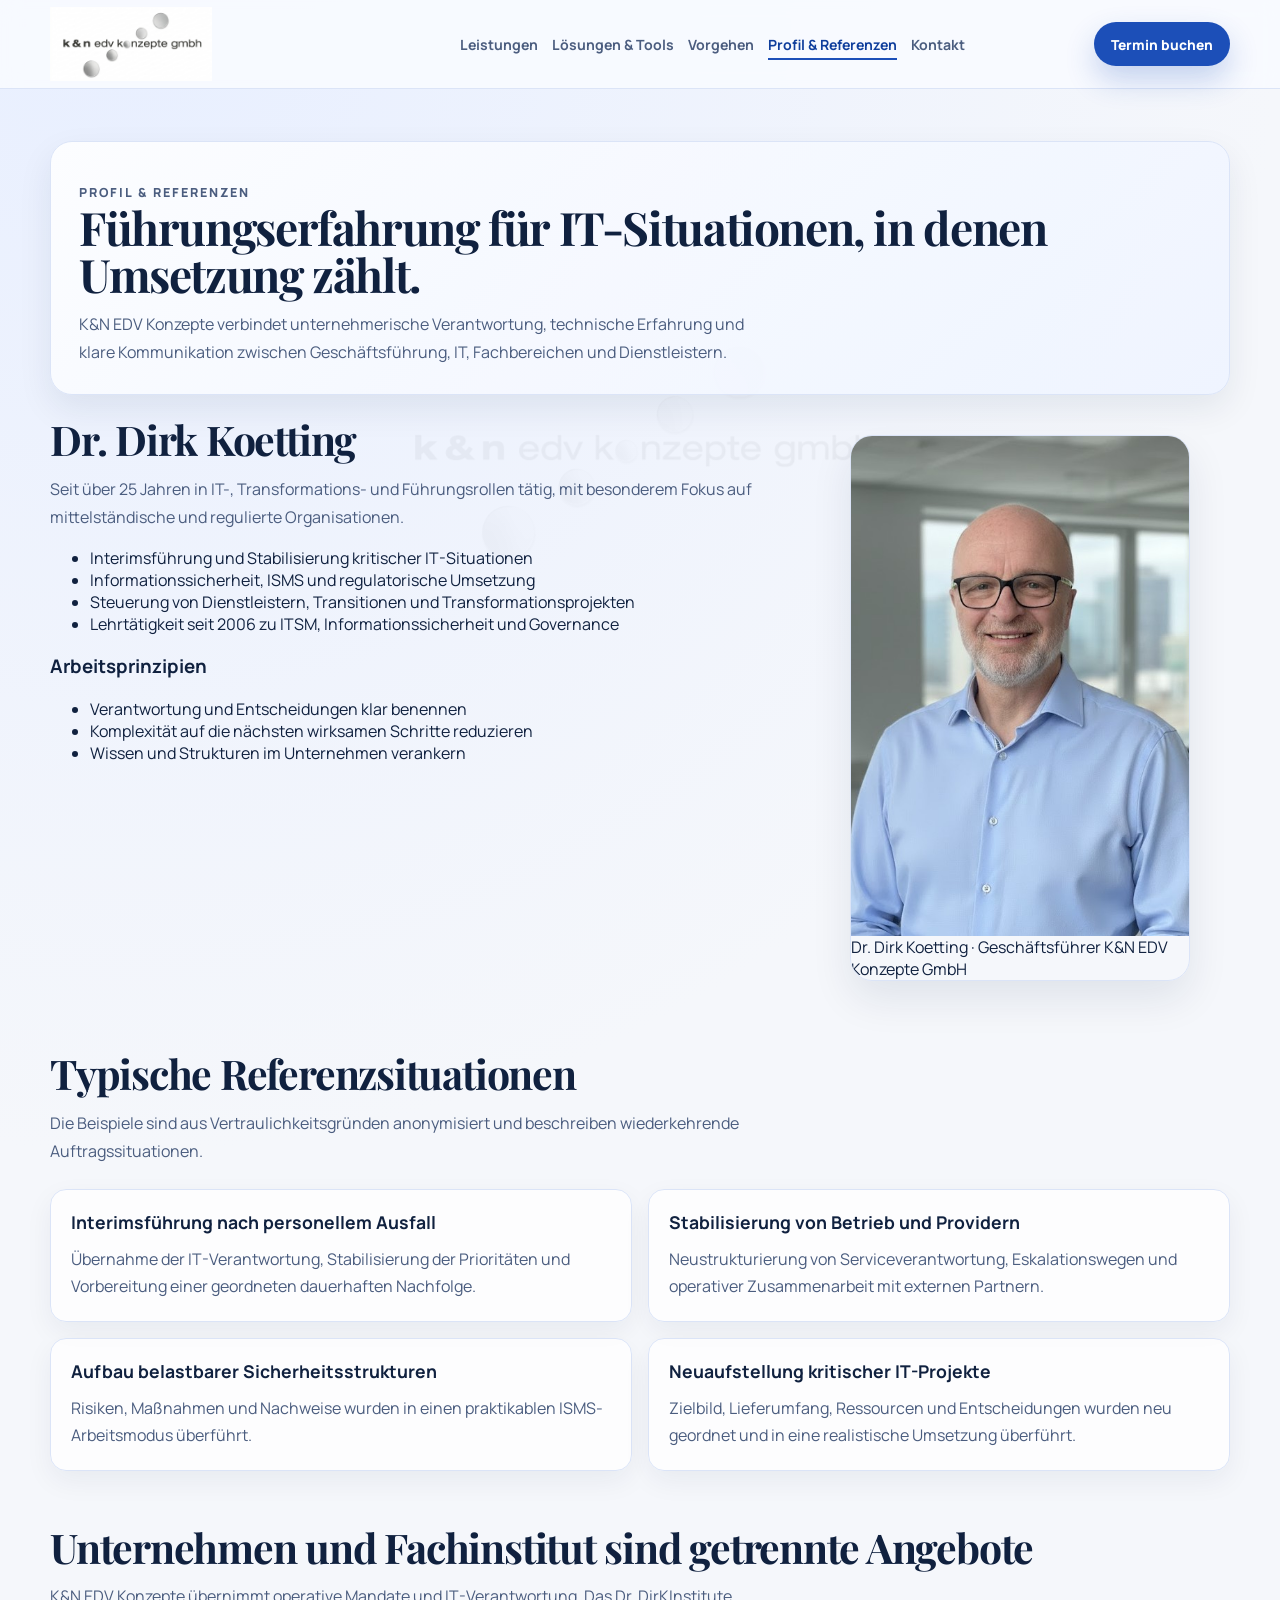
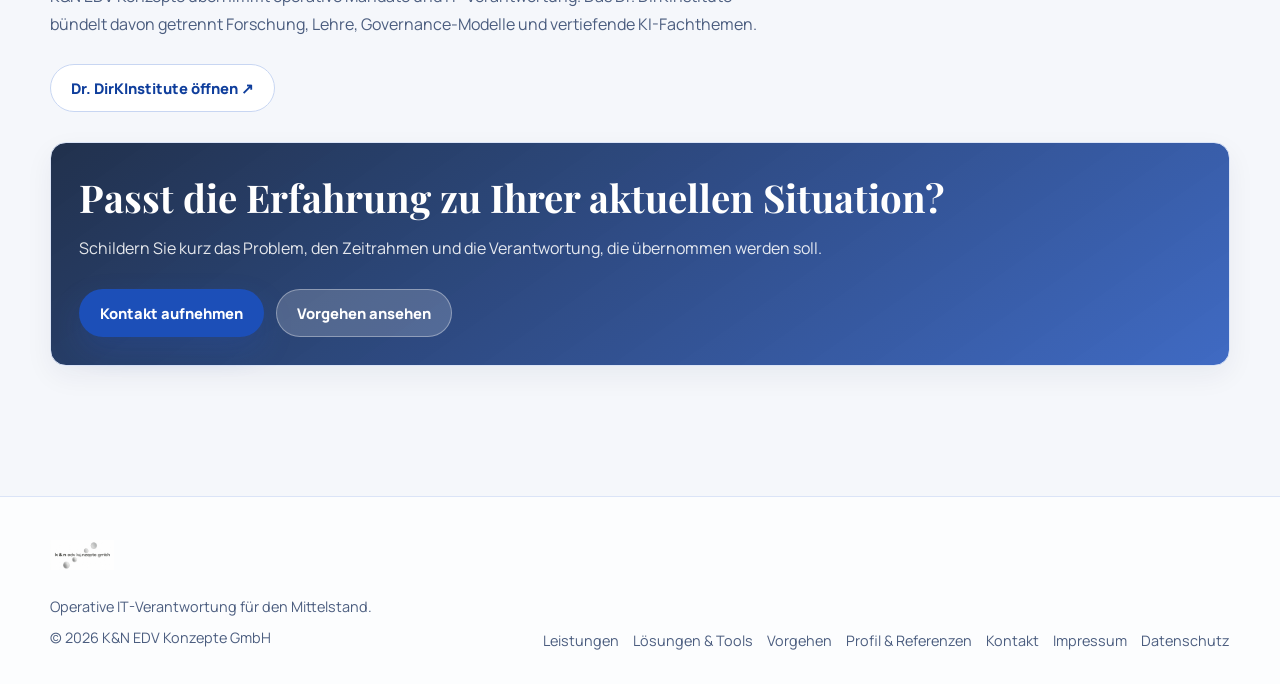
<file: profil-referenzen.html>
<!DOCTYPE html>
<html lang="de">
<head>
  <meta charset="UTF-8">
  <meta name="viewport" content="width=device-width, initial-scale=1.0">
  <title>Profil &amp; Referenzen | K&amp;N EDV Konzepte</title>
  <meta name="description" content="K&N EDV Konzepte und Dr. Dirk Koetting: über 25 Jahre Erfahrung in IT-Führung, Stabilisierung, Informationssicherheit und Transformation.">
  <link rel="canonical" href="https://edvkonzepte.de/profil-referenzen">
  <link rel="icon" type="image/png" href="assets/logos/favicon.png">
  <link rel="preconnect" href="https://fonts.googleapis.com"><link rel="preconnect" href="https://fonts.gstatic.com" crossorigin>
  <link href="https://fonts.googleapis.com/css2?family=Manrope:wght@400;500;600;700;800&family=Playfair+Display:wght@600;700&display=swap" rel="stylesheet">
  <link rel="stylesheet" href="styles.css?v=20260627">
</head>
<body data-page="profil">
  <header class="site-header"><div class="header-inner">
    <a class="brand-wrap" href="index.html" aria-label="Startseite von K&N EDV Konzepte"><img class="logo-main" src="assets/logos/kn_logo.png" alt="K&N EDV Konzepte GmbH"></a>
    <nav class="main-nav" data-menu aria-label="Hauptnavigation"><a data-link="leistungen" href="leistungen.html">Leistungen</a><a data-link="loesungen" href="loesungen-tools.html">Lösungen &amp; Tools</a><a data-link="vorgehen" href="vorgehen.html">Vorgehen</a><a data-link="profil" href="profil-referenzen.html">Profil &amp; Referenzen</a><a data-link="kontakt" href="kontakt.html">Kontakt</a><a class="hide-desktop" href="https://termin.dr-dirkinstitute.org/" target="_blank" rel="noreferrer">Termin buchen</a></nav>
    <div class="header-actions"><a class="brand-right brand-right-full" href="https://dr-dirkinstitute.org/" target="_blank" rel="noreferrer"><span>Fachinstitut: Dr. DirKInstitute &#8599;</span></a><a class="btn btn-primary" href="https://termin.dr-dirkinstitute.org/" target="_blank" rel="noreferrer">Termin buchen</a><button class="mobile-menu-btn hide-desktop" type="button" data-menu-btn>Men&uuml;</button></div>
  </div></header>

  <main class="page">
    <section class="sub-hero"><p class="kicker">Profil &amp; Referenzen</p><h1>Führungserfahrung für IT-Situationen, in denen Umsetzung zählt.</h1><p>K&amp;N EDV Konzepte verbindet unternehmerische Verantwortung, technische Erfahrung und klare Kommunikation zwischen Geschäftsführung, IT, Fachbereichen und Dienstleistern.</p></section>

    <section class="section profile-layout">
      <div>
        <h2 class="section-title">Dr. Dirk Koetting</h2>
        <p class="section-intro">Seit über 25 Jahren in IT-, Transformations- und Führungsrollen tätig, mit besonderem Fokus auf mittelständische und regulierte Organisationen.</p>
        <ul class="profile-list">
          <li>Interimsführung und Stabilisierung kritischer IT-Situationen</li>
          <li>Informationssicherheit, ISMS und regulatorische Umsetzung</li>
          <li>Steuerung von Dienstleistern, Transitionen und Transformationsprojekten</li>
          <li>Lehrtätigkeit seit 2006 zu ITSM, Informationssicherheit und Governance</li>
        </ul>
        <h3>Arbeitsprinzipien</h3>
        <ul class="profile-list"><li>Verantwortung und Entscheidungen klar benennen</li><li>Komplexität auf die nächsten wirksamen Schritte reduzieren</li><li>Wissen und Strukturen im Unternehmen verankern</li></ul>
      </div>
      <figure class="profile-photo"><img src="assets/portrait/Dirk_blaues_Hemd_ 20260204.jpg" alt="Dr. Dirk Koetting"><figcaption>Dr. Dirk Koetting · Geschäftsführer K&amp;N EDV Konzepte GmbH</figcaption></figure>
    </section>

    <section class="section">
      <h2 class="section-title">Typische Referenzsituationen</h2>
      <p class="section-intro">Die Beispiele sind aus Vertraulichkeitsgründen anonymisiert und beschreiben wiederkehrende Auftragssituationen.</p>
      <div class="proof-grid">
        <article class="proof-card"><h3>Interimsführung nach personellem Ausfall</h3><p>Übernahme der IT-Verantwortung, Stabilisierung der Prioritäten und Vorbereitung einer geordneten dauerhaften Nachfolge.</p></article>
        <article class="proof-card"><h3>Stabilisierung von Betrieb und Providern</h3><p>Neustrukturierung von Serviceverantwortung, Eskalationswegen und operativer Zusammenarbeit mit externen Partnern.</p></article>
        <article class="proof-card"><h3>Aufbau belastbarer Sicherheitsstrukturen</h3><p>Risiken, Maßnahmen und Nachweise wurden in einen praktikablen ISMS-Arbeitsmodus überführt.</p></article>
        <article class="proof-card"><h3>Neuaufstellung kritischer IT-Projekte</h3><p>Zielbild, Lieferumfang, Ressourcen und Entscheidungen wurden neu geordnet und in eine realistische Umsetzung überführt.</p></article>
      </div>
    </section>

    <section class="section"><h2 class="section-title">Unternehmen und Fachinstitut sind getrennte Angebote</h2><p class="section-intro">K&amp;N EDV Konzepte übernimmt operative Mandate und IT-Verantwortung. Das Dr. DirKInstitute bündelt davon getrennt Forschung, Lehre, Governance-Modelle und vertiefende KI-Fachthemen.</p><div class="cta-row"><a class="btn btn-secondary" href="https://dr-dirkinstitute.org/" target="_blank" rel="noreferrer">Dr. DirKInstitute öffnen &#8599;</a></div></section>

    <section class="cta-panel"><h2>Passt die Erfahrung zu Ihrer aktuellen Situation?</h2><p>Schildern Sie kurz das Problem, den Zeitrahmen und die Verantwortung, die übernommen werden soll.</p><div class="cta-row"><a class="btn btn-primary" href="kontakt.html">Kontakt aufnehmen</a><a class="btn btn-secondary" href="vorgehen.html">Vorgehen ansehen</a></div></section>
  </main>

  <footer class="site-footer"><div class="footer-inner"><div class="footer-brand"><img src="assets/logos/kn_logo.png" alt="K&N EDV Konzepte GmbH"><p>Operative IT-Verantwortung für den Mittelstand.</p><p>&copy; <span id="year"></span> K&amp;N EDV Konzepte GmbH</p></div><nav class="footer-links" aria-label="Footer Navigation"><a href="leistungen.html">Leistungen</a><a href="loesungen-tools.html">Lösungen &amp; Tools</a><a href="vorgehen.html">Vorgehen</a><a href="profil-referenzen.html">Profil &amp; Referenzen</a><a href="kontakt.html">Kontakt</a><a href="impressum.html">Impressum</a><a href="datenschutz.html">Datenschutz</a></nav></div></footer>
  <script src="script.js"></script>
</body>
</html>
</file>
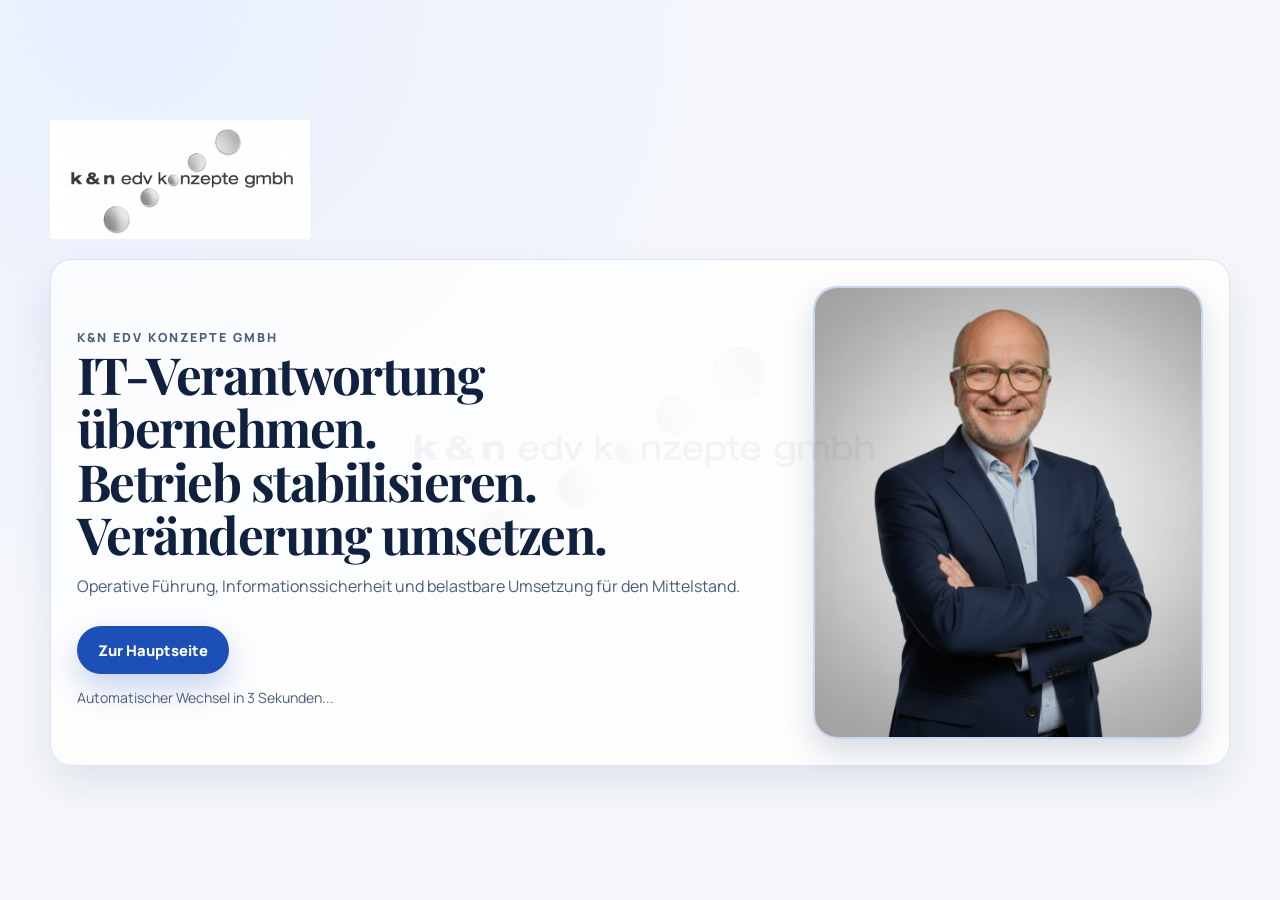
<file: splash.html>
﻿<!DOCTYPE html>
<html lang="de">
<head>
  <meta charset="UTF-8">
  <meta name="viewport" content="width=device-width, initial-scale=1.0">
  <title>Willkommen | K&amp;N EDV Konzepte</title>
  <meta name="description" content="Willkommen bei K&N EDV Konzepte - Interims-IT, Informationssicherheit und Transformation.">
  <link rel="icon" type="image/png" href="assets/logos/favicon.png">
  <link rel="preconnect" href="https://fonts.googleapis.com">
  <link rel="preconnect" href="https://fonts.gstatic.com" crossorigin>
  <link href="https://fonts.googleapis.com/css2?family=Manrope:wght@400;500;600;700;800&family=Playfair+Display:wght@600;700&display=swap" rel="stylesheet">
  <link rel="stylesheet" href="styles.css?v=20260627">
</head>
<body class="splash-body">
  <main class="splash-main">
    <div class="splash-logos" aria-label="K&N EDV Konzepte">
      <img class="splash-logo-left" src="assets/logos/kn_logo.png" alt="K&N EDV Konzepte GmbH">
    </div>

    <section class="splash-card">
      <div class="splash-copy">
        <p class="kicker">K&amp;N EDV Konzepte GmbH</p>
        <h1>IT-Verantwortung übernehmen.<br>Betrieb stabilisieren.<br>Veränderung umsetzen.</h1>
        <p>Operative Führung, Informationssicherheit und belastbare Umsetzung für den Mittelstand.</p>
        <div class="cta-row">
          <a class="btn btn-primary" href="index.html?from_splash=1">Zur Hauptseite</a>
        </div>
        <p class="splash-hint">Automatischer Wechsel in <span id="splashCount">4</span> Sekunden...</p>
      </div>

      <figure class="splash-photo">
        <img src="assets/portrait/Dirk_20251209.jpg" alt="Dr. Dirk Koetting">
      </figure>
    </section>
  </main>

  <script>
    (function () {
      var seconds = 4;
      var countNode = document.getElementById("splashCount");
      var timer = window.setInterval(function () {
        seconds -= 1;
        if (countNode) {
          countNode.textContent = String(Math.max(seconds, 0));
        }
        if (seconds <= 0) {
          window.clearInterval(timer);
          try {
            sessionStorage.setItem("edv_splash_seen", "1");
          } catch (e) {}
          window.location.href = "index.html?from_splash=1";
        }
      }, 1000);
    })();
  </script>
</body>
</html>
</file>
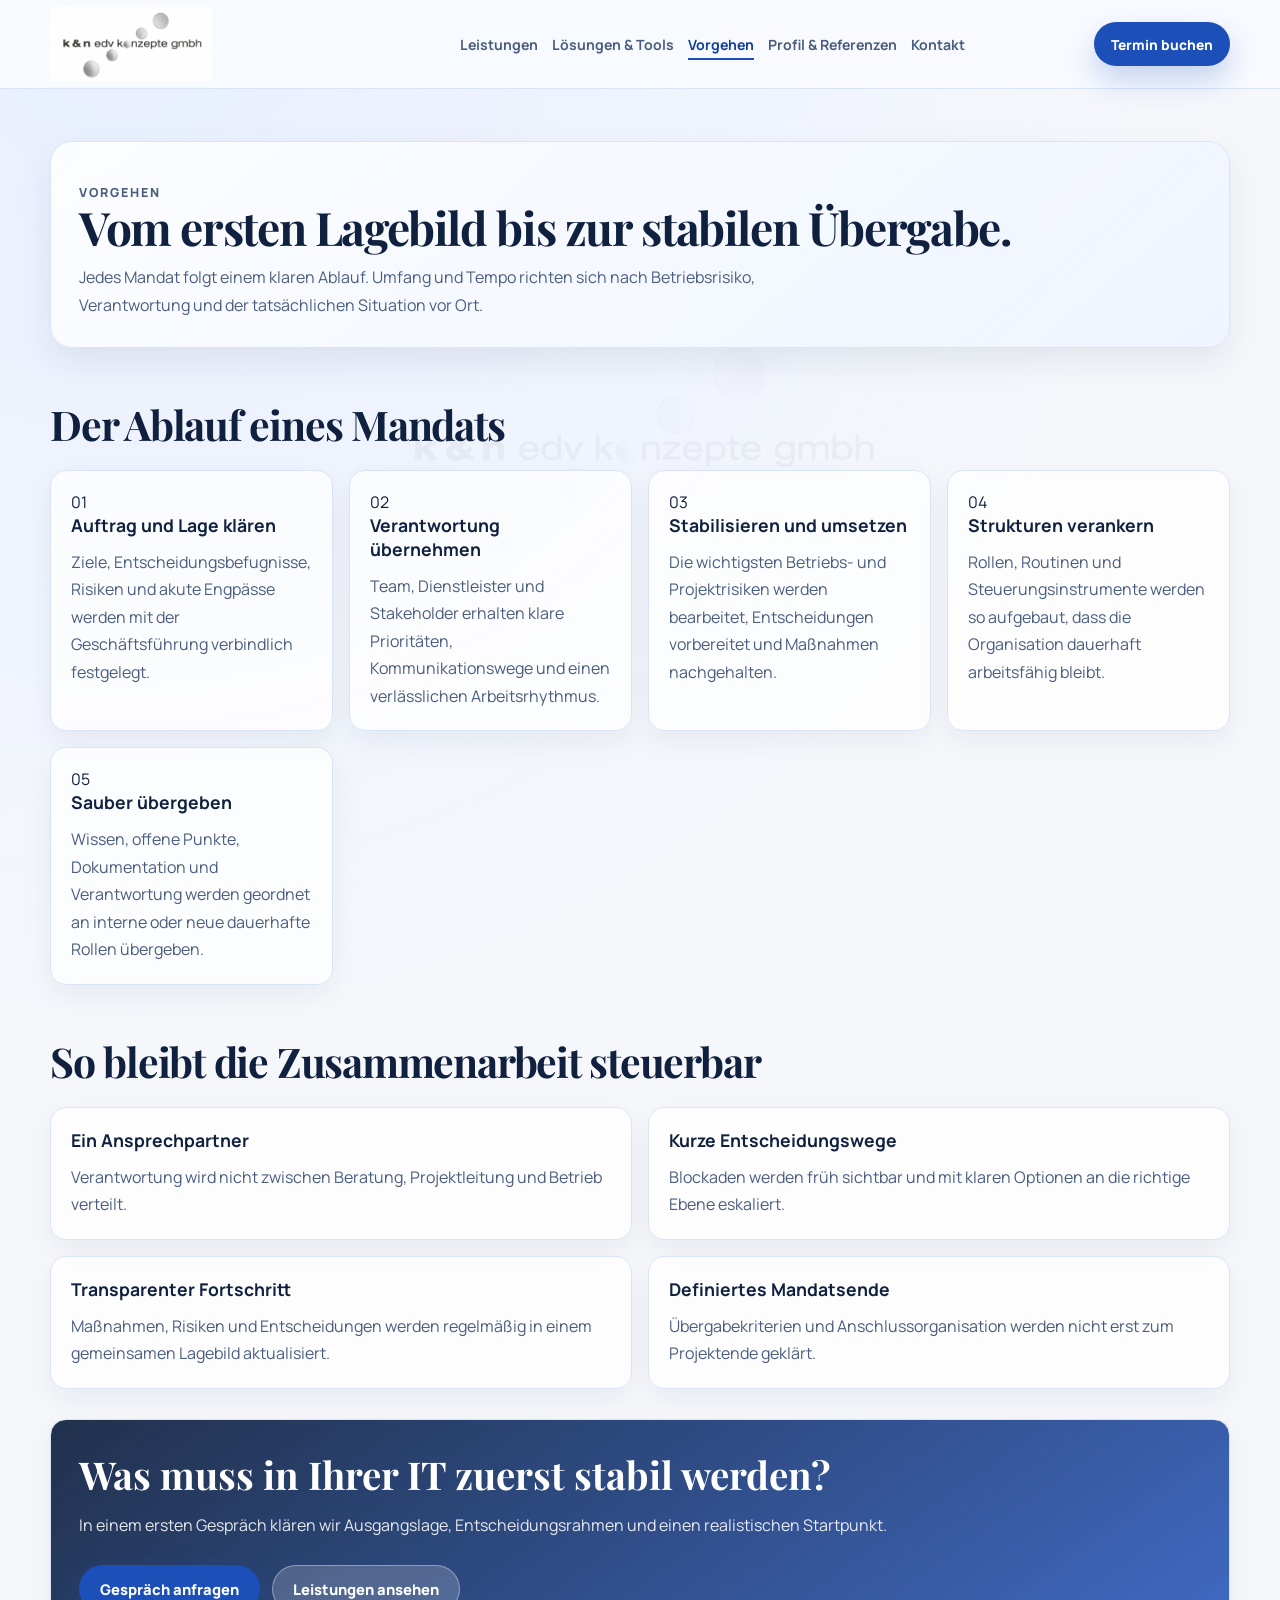
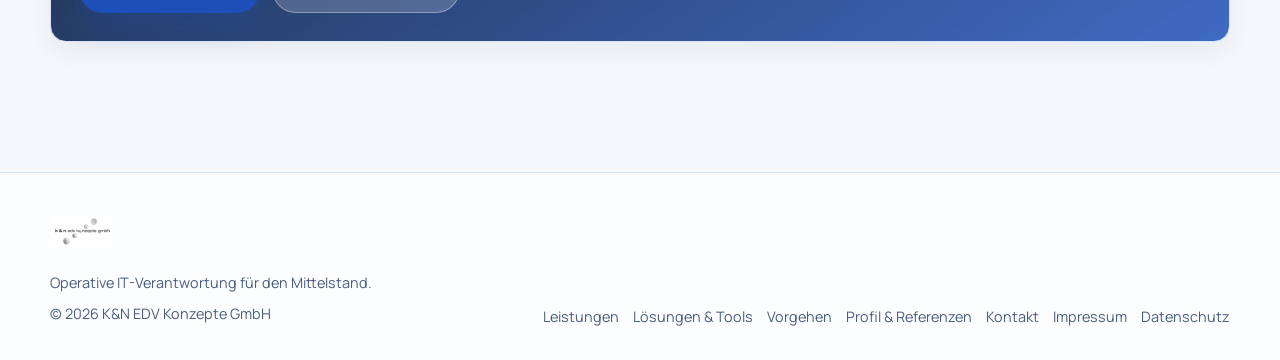
<file: vorgehen.html>
<!DOCTYPE html>
<html lang="de">
<head>
  <meta charset="UTF-8">
  <meta name="viewport" content="width=device-width, initial-scale=1.0">
  <title>Vorgehen | K&amp;N EDV Konzepte</title>
  <meta name="description" content="Das Vorgehen von K&N EDV Konzepte: Auftrag klären, Verantwortung übernehmen, Betrieb stabilisieren, Maßnahmen umsetzen und sauber übergeben.">
  <link rel="canonical" href="https://edvkonzepte.de/vorgehen">
  <link rel="icon" type="image/png" href="assets/logos/favicon.png">
  <link rel="preconnect" href="https://fonts.googleapis.com"><link rel="preconnect" href="https://fonts.gstatic.com" crossorigin>
  <link href="https://fonts.googleapis.com/css2?family=Manrope:wght@400;500;600;700;800&family=Playfair+Display:wght@600;700&display=swap" rel="stylesheet">
  <link rel="stylesheet" href="styles.css?v=20260627">
</head>
<body data-page="vorgehen">
  <header class="site-header"><div class="header-inner">
    <a class="brand-wrap" href="index.html" aria-label="Startseite von K&N EDV Konzepte"><img class="logo-main" src="assets/logos/kn_logo.png" alt="K&N EDV Konzepte GmbH"></a>
    <nav class="main-nav" data-menu aria-label="Hauptnavigation"><a data-link="leistungen" href="leistungen.html">Leistungen</a><a data-link="loesungen" href="loesungen-tools.html">Lösungen &amp; Tools</a><a data-link="vorgehen" href="vorgehen.html">Vorgehen</a><a data-link="profil" href="profil-referenzen.html">Profil &amp; Referenzen</a><a data-link="kontakt" href="kontakt.html">Kontakt</a><a class="hide-desktop" href="https://termin.dr-dirkinstitute.org/" target="_blank" rel="noreferrer">Termin buchen</a></nav>
    <div class="header-actions"><a class="brand-right brand-right-full" href="https://dr-dirkinstitute.org/" target="_blank" rel="noreferrer"><span>Fachinstitut: Dr. DirKInstitute &#8599;</span></a><a class="btn btn-primary" href="https://termin.dr-dirkinstitute.org/" target="_blank" rel="noreferrer">Termin buchen</a><button class="mobile-menu-btn hide-desktop" type="button" data-menu-btn>Men&uuml;</button></div>
  </div></header>

  <main class="page">
    <section class="sub-hero"><p class="kicker">Vorgehen</p><h1>Vom ersten Lagebild bis zur stabilen Übergabe.</h1><p>Jedes Mandat folgt einem klaren Ablauf. Umfang und Tempo richten sich nach Betriebsrisiko, Verantwortung und der tatsächlichen Situation vor Ort.</p></section>

    <section class="section">
      <h2 class="section-title">Der Ablauf eines Mandats</h2>
      <div class="step-grid">
        <article class="step-card"><span>01</span><h3>Auftrag und Lage klären</h3><p>Ziele, Entscheidungsbefugnisse, Risiken und akute Engpässe werden mit der Geschäftsführung verbindlich festgelegt.</p></article>
        <article class="step-card"><span>02</span><h3>Verantwortung übernehmen</h3><p>Team, Dienstleister und Stakeholder erhalten klare Prioritäten, Kommunikationswege und einen verlässlichen Arbeitsrhythmus.</p></article>
        <article class="step-card"><span>03</span><h3>Stabilisieren und umsetzen</h3><p>Die wichtigsten Betriebs- und Projektrisiken werden bearbeitet, Entscheidungen vorbereitet und Maßnahmen nachgehalten.</p></article>
        <article class="step-card"><span>04</span><h3>Strukturen verankern</h3><p>Rollen, Routinen und Steuerungsinstrumente werden so aufgebaut, dass die Organisation dauerhaft arbeitsfähig bleibt.</p></article>
        <article class="step-card"><span>05</span><h3>Sauber übergeben</h3><p>Wissen, offene Punkte, Dokumentation und Verantwortung werden geordnet an interne oder neue dauerhafte Rollen übergeben.</p></article>
      </div>
    </section>

    <section class="section">
      <h2 class="section-title">So bleibt die Zusammenarbeit steuerbar</h2>
      <div class="proof-grid">
        <article class="proof-card"><h3>Ein Ansprechpartner</h3><p>Verantwortung wird nicht zwischen Beratung, Projektleitung und Betrieb verteilt.</p></article>
        <article class="proof-card"><h3>Kurze Entscheidungswege</h3><p>Blockaden werden früh sichtbar und mit klaren Optionen an die richtige Ebene eskaliert.</p></article>
        <article class="proof-card"><h3>Transparenter Fortschritt</h3><p>Maßnahmen, Risiken und Entscheidungen werden regelmäßig in einem gemeinsamen Lagebild aktualisiert.</p></article>
        <article class="proof-card"><h3>Definiertes Mandatsende</h3><p>Übergabekriterien und Anschlussorganisation werden nicht erst zum Projektende geklärt.</p></article>
      </div>
    </section>

    <section class="cta-panel"><h2>Was muss in Ihrer IT zuerst stabil werden?</h2><p>In einem ersten Gespräch klären wir Ausgangslage, Entscheidungsrahmen und einen realistischen Startpunkt.</p><div class="cta-row"><a class="btn btn-primary" href="kontakt.html">Gespräch anfragen</a><a class="btn btn-secondary" href="leistungen.html">Leistungen ansehen</a></div></section>
  </main>

  <footer class="site-footer"><div class="footer-inner"><div class="footer-brand"><img src="assets/logos/kn_logo.png" alt="K&N EDV Konzepte GmbH"><p>Operative IT-Verantwortung für den Mittelstand.</p><p>&copy; <span id="year"></span> K&amp;N EDV Konzepte GmbH</p></div><nav class="footer-links" aria-label="Footer Navigation"><a href="leistungen.html">Leistungen</a><a href="loesungen-tools.html">Lösungen &amp; Tools</a><a href="vorgehen.html">Vorgehen</a><a href="profil-referenzen.html">Profil &amp; Referenzen</a><a href="kontakt.html">Kontakt</a><a href="impressum.html">Impressum</a><a href="datenschutz.html">Datenschutz</a></nav></div></footer>
  <script src="script.js"></script>
</body>
</html>
</file>
<file: styles.css>
﻿:root {
  --bg: #f5f7fb;
  --bg-grad: radial-gradient(circle at 10% 0%, #e8efff, #f5f7fb 45%);
  --surface: #ffffff;
  --surface-soft: #f7f9ff;
  --ink: #10213f;
  --ink-soft: #4b5d7f;
  --primary: #1c4fb8;
  --primary-strong: #0f3e9c;
  --line: #dbe4f7;
  --line-strong: #c8d6f2;
  --container: min(1180px, calc(100vw - 56px));
  --radius-lg: 22px;
  --radius-md: 16px;
  --shadow: 0 18px 42px rgba(16, 33, 63, 0.09);
}

* {
  box-sizing: border-box;
}

html {
  scroll-behavior: smooth;
}

body {
  margin: 0;
  font-family: "Manrope", "Segoe UI", Arial, sans-serif;
  color: var(--ink);
  background: var(--bg);
  background-image: var(--bg-grad);
  min-height: 100vh;
  position: relative;
  overflow-x: hidden;
}

body::before {
  content: "";
  position: fixed;
  top: 50%;
  left: 50%;
  transform: translate(-50%, -50%);
  width: clamp(380px, 42vw, 560px);
  height: clamp(380px, 42vw, 560px);
  background: url("assets/logos/kn_logo.png") center/contain no-repeat;
  opacity: 0.055;
  filter: grayscale(100%);
  mix-blend-mode: multiply;
  pointer-events: none;
  z-index: 0;
}
a {
  color: inherit;
  text-decoration: none;
}

img {
  display: block;
  max-width: 100%;
}

.site-header {
  position: sticky;
  top: 0;
  z-index: 20;
  backdrop-filter: blur(10px);
  background: rgba(249, 251, 255, 0.88);
  border-bottom: 1px solid var(--line);
}

.header-inner {
  width: var(--container);
  margin: 0 auto;
  min-height: 88px;
  display: grid;
  grid-template-columns: minmax(240px, 320px) 1fr auto;
  gap: 14px;
  align-items: center;
}

.brand-wrap {
  display: flex;
  align-items: center;
  gap: 12px;
}

.logo-main {
  width: auto;
  height: auto;
  min-width: 140px;
  max-width: min(300px, 36vw);
  max-height: 74px;
  height: auto;
}

.brand-right {
  display: inline-flex;
  align-items: center;
  justify-content: flex-start;
  gap: 8px;
  padding: 4px 10px 4px 4px;
  border-radius: 999px;
  border: 1px solid var(--line);
  background: rgba(255, 255, 255, 0.96);
}

.brand-right img {
  width: auto;
  height: 34px;
  object-fit: contain;
  flex-shrink: 0;
}

.brand-right span {
  color: var(--primary-strong);
  font-size: 0.69rem;
  font-weight: 800;
  line-height: 1.18;
}

.brand-right-full {
  max-width: 220px;
}

.main-nav {
  display: flex;
  justify-content: center;
  align-items: center;
  flex-wrap: wrap;
  gap: 18px;
  font-size: 0.92rem;
  color: var(--ink-soft);
}

.main-nav a {
  position: relative;
  font-weight: 700;
}

.main-nav a::after {
  content: "";
  position: absolute;
  left: 0;
  bottom: -6px;
  width: 100%;
  height: 2px;
  background: var(--primary);
  transform: scaleX(0);
  transform-origin: left;
  transition: transform 0.2s ease;
}

.main-nav a:hover::after,
.main-nav a.is-active::after {
  transform: scaleX(1);
}

.main-nav a.is-active {
  color: var(--primary-strong);
}

.header-actions {
  display: flex;
  align-items: center;
  gap: 10px;
  min-width: 0;
}

.header-actions .btn {
  white-space: nowrap;
  min-height: 44px;
  padding: 0 16px;
  font-size: 0.86rem;
}

.lang-toggle {
  display: inline-flex;
  align-items: center;
  gap: 4px;
  padding: 4px;
  border-radius: 999px;
  border: 1px solid var(--line);
  background: rgba(255, 255, 255, 0.9);
}

.lang-btn {
  width: 34px;
  height: 30px;
  border: none;
  border-radius: 999px;
  background: transparent;
  color: var(--ink-soft);
  font-size: 0.72rem;
  font-weight: 800;
  letter-spacing: 0.02em;
  cursor: pointer;
}

.lang-btn.is-active {
  color: #fff;
  background: var(--primary);
}

.mobile-menu-btn {
  display: none;
  border: 1px solid var(--line-strong);
  background: var(--surface);
  color: var(--primary-strong);
  border-radius: 10px;
  min-height: 40px;
  padding: 0 12px;
  font-size: 0.8rem;
  font-weight: 800;
  letter-spacing: 0.06em;
}

.page {
  width: var(--container);
  margin: 0 auto;
  padding: 44px 0 70px;
}

.hero {
  display: grid;
  grid-template-columns: minmax(0, 1.05fr) minmax(280px, 0.95fr);
  gap: 30px;
  align-items: center;
}

.hero-copy h1,
.section-title,
.sub-hero h1 {
  margin: 0;
  font-family: "Playfair Display", Georgia, serif;
  letter-spacing: -0.03em;
  line-height: 1.02;
}

.hero-copy h1 {
  font-size: clamp(1.95rem, 3.7vw, 3.45rem);
  line-height: 1.01;
}

.kicker {
  margin: 0 0 12px;
  font-size: 0.78rem;
  font-weight: 800;
  text-transform: uppercase;
  letter-spacing: 0.16em;
  color: var(--primary);
}

.subline {
  margin: 12px 0 0;
  color: var(--ink-soft);
  font-size: 1.05rem;
  line-height: 1.75;
  max-width: 64ch;
}

.cta-row {
  margin-top: 26px;
  display: flex;
  flex-wrap: wrap;
  gap: 12px;
}

.btn {
  display: inline-flex;
  align-items: center;
  justify-content: center;
  min-height: 48px;
  border-radius: 999px;
  padding: 0 20px;
  border: 1px solid transparent;
  font-size: 0.92rem;
  font-weight: 800;
  cursor: pointer;
  transition: transform 0.18s ease, box-shadow 0.18s ease, background 0.18s ease;
}

.btn:hover {
  transform: translateY(-1px);
}

.btn-primary {
  background: var(--primary);
  color: #fff;
  box-shadow: 0 14px 30px rgba(28, 79, 184, 0.24);
}

.btn-primary:hover {
  background: var(--primary-strong);
}

.btn-secondary {
  background: var(--surface);
  color: var(--primary-strong);
  border-color: var(--line-strong);
}

.hero-proof {
  margin: 22px 0 0;
  padding: 0;
  list-style: none;
  display: grid;
  gap: 8px;
  color: var(--ink-soft);
  font-size: 0.95rem;
}

.hero-proof li {
  position: relative;
  padding-left: 18px;
}

.hero-proof li::before {
  content: "";
  position: absolute;
  left: 0;
  top: 9px;
  width: 8px;
  height: 8px;
  border-radius: 99px;
  background: var(--primary);
}

.hero-roi-note {
  margin: 14px 0 0;
  color: var(--ink-soft);
  font-size: 0.95rem;
  line-height: 1.65;
}

.hero-roi-note strong {
  color: var(--primary-strong);
}

.hero-visual-card {
  width: 100%;
  max-width: 420px;
  justify-self: end;
  border-radius: var(--radius-lg);
  overflow: hidden;
  background: var(--surface);
  border: 1px solid var(--line);
  box-shadow: var(--shadow);
}

.hero-visual-card img {
  width: 100%;
  height: 100%;
  min-height: 520px;
  object-fit: cover;
  object-position: center top;
}

.hero-visual-caption {
  padding: 14px 16px;
  background: var(--surface);
  border-top: 1px solid var(--line);
}

.hero-visual-caption strong {
  display: block;
  font-size: 1rem;
}

.hero-visual-caption span {
  color: var(--ink-soft);
  font-size: 0.88rem;
}

.section {
  margin-top: 56px;
}

.section-title {
  font-size: clamp(1.8rem, 3.2vw, 3.1rem);
}

.section-intro {
  margin: 14px 0 0;
  max-width: 74ch;
  color: var(--ink-soft);
  line-height: 1.75;
}

.card-grid,
.service-grid,
.tool-grid,
.step-grid,
.proof-grid,
.contact-grid {
  margin-top: 24px;
  display: grid;
  gap: 16px;
  width: 100%;
  max-width: 100%;
}

.card-grid {
  grid-template-columns: repeat(3, minmax(0, 1fr));
}

.service-grid,
.tool-grid,
.proof-grid {
  grid-template-columns: repeat(2, minmax(0, 1fr));
}

.step-grid {
  grid-template-columns: repeat(4, minmax(0, 1fr));
}

.contact-grid {
  grid-template-columns: repeat(2, minmax(0, 1fr));
}

.card,
.service-card,
.tool-card,
.step-card,
.proof-card,
.contact-card,
.cta-panel,
.profile-card,
.profile-proof {
  background: rgba(255, 255, 255, 0.74);
  border: 1px solid var(--line);
  border-radius: var(--radius-md);
  box-shadow: 0 10px 28px rgba(16, 33, 63, 0.06);
}

.card,
.service-card,
.tool-card,
.step-card,
.proof-card,
.contact-card,
.profile-proof {
  padding: 20px;
  min-width: 0;
}

.card h3,
.service-card h3,
.tool-card h3,
.step-card h3,
.proof-card h3,
.contact-card h3,
.profile-proof h3 {
  margin: 0;
  font-size: 1.1rem;
}

.card p,
.service-card p,
.tool-card p,
.step-card p,
.proof-card p,
.contact-card p,
.profile-proof p,
.profile-card p,
.copy-list li,
.muted {
  margin: 12px 0 0;
  color: var(--ink-soft);
  line-height: 1.72;
  overflow-wrap: anywhere;
}

.badge {
  display: inline-flex;
  min-height: 30px;
  align-items: center;
  border-radius: 999px;
  padding: 0 12px;
  background: rgba(28, 79, 184, 0.12);
  color: var(--primary-strong);
  font-size: 0.76rem;
  font-weight: 800;
  letter-spacing: 0.12em;
  text-transform: uppercase;
}

.sub-hero {
  margin-top: 8px;
  padding: 28px;
  border-radius: var(--radius-lg);
  border: 1px solid var(--line);
  background: linear-gradient(140deg, rgba(255,255,255,0.84), rgba(237,243,255,0.84));
  box-shadow: 0 14px 34px rgba(16, 33, 63, 0.08);
}

.sub-hero h1 {
  font-size: clamp(1.85rem, 3.6vw, 3.2rem);
}

.sub-hero p {
  margin: 12px 0 0;
  max-width: 70ch;
  color: var(--ink-soft);
  line-height: 1.75;
}

.step-card {
  position: relative;
}

.step-index {
  width: 34px;
  height: 34px;
  border-radius: 99px;
  background: var(--primary);
  color: #fff;
  display: grid;
  place-items: center;
  font-size: 0.86rem;
  font-weight: 800;
}

.profile-layout {
  margin-top: 24px;
  display: grid;
  grid-template-columns: minmax(0, 1fr) minmax(280px, 420px);
  gap: 24px;
  align-items: start;
}

.profile-card {
  padding: 20px;
}

.profile-photo {
  border-radius: var(--radius-lg);
  overflow: hidden;
  border: 1px solid var(--line);
  box-shadow: var(--shadow);
}

.profile-photo img {
  width: 100%;
  min-height: 500px;
  object-fit: cover;
}

.copy-list {
  margin: 14px 0 0;
  padding-left: 18px;
}

.copy-list li + li {
  margin-top: 8px;
}

.cta-panel {
  margin-top: 30px;
  padding: 28px;
  background: linear-gradient(145deg, rgba(16,33,63,0.93), rgba(28,79,184,0.84));
  color: #fff;
}

.cta-panel h2 {
  margin: 0;
  font-family: "Playfair Display", Georgia, serif;
  font-size: clamp(1.7rem, 3vw, 2.6rem);
}

.cta-panel p {
  margin: 12px 0 0;
  color: rgba(255,255,255,0.88);
  line-height: 1.72;
  overflow-wrap: anywhere;
}

.cta-panel .btn-secondary {
  background: rgba(255,255,255,0.18);
  color: #fff;
  border-color: rgba(255,255,255,0.35);
}

.site-footer {
  margin-top: 60px;
  border-top: 1px solid var(--line);
  background: rgba(255,255,255,0.72);
}

.footer-inner {
  width: var(--container);
  margin: 0 auto;
  padding: 26px 0 34px;
  display: grid;
  grid-template-columns: minmax(0, 1fr) auto;
  gap: 20px;
  align-items: end;
}

.footer-brand {
  display: grid;
  gap: 8px;
}

.footer-brand img {
  width: 64px;
  height: 64px;
  object-fit: contain;
}

.footer-brand p {
  margin: 0;
  color: var(--ink-soft);
  font-size: 0.9rem;
  line-height: 1.62;
}

.footer-links {
  display: flex;
  flex-wrap: wrap;
  justify-content: flex-end;
  gap: 14px;
  color: var(--ink-soft);
  font-size: 0.9rem;
}

.hide-desktop {
  display: none;
}

@media (max-width: 1120px) {
  .header-inner {
    grid-template-columns: 1fr auto;
    grid-template-areas:
      "brand actions"
      "nav nav";
    row-gap: 10px;
    padding: 10px 0;
  }

  .brand-wrap {
    grid-area: brand;
  }

  .header-actions {
    grid-area: actions;
    justify-self: end;
  }

  .brand-right {
    padding: 4px;
  }

  .brand-right span {
    display: none;
  }

  .main-nav {
    grid-area: nav;
    justify-content: flex-start;
    overflow-x: auto;
    padding-bottom: 4px;
  }

  .hero {
    grid-template-columns: 1fr;
  }

  .hero-visual-card {
    max-width: 100%;
    justify-self: stretch;
  }

  .hero-visual-card img {
    min-height: 460px;
  }

  .card-grid {
    grid-template-columns: repeat(2, minmax(0, 1fr));
  }

  .step-grid {
    grid-template-columns: repeat(2, minmax(0, 1fr));
  }

  .profile-layout {
    grid-template-columns: 1fr;
  }
}

@media (max-width: 1380px) {
  .header-inner {
    grid-template-columns: minmax(200px, 280px) 1fr auto;
  }

  .main-nav {
    gap: 14px;
    font-size: 0.88rem;
  }

  .brand-right-full {
    display: none;
  }
}

@media (max-width: 760px) {
  .brand-right {
    padding: 3px;
  }

  .brand-right img {
    width: auto;
    height: 29px;
  }

  .lang-toggle {
    padding: 3px;
    gap: 3px;
  }

  .lang-btn {
    width: 30px;
    height: 28px;
    font-size: 0.66rem;
  }
  :root {
    --container: min(1180px, calc(100vw - 28px));
  }

  .header-inner {
    grid-template-columns: 1fr auto;
    grid-template-areas: "brand actions";
  }

  .mobile-menu-btn {
    display: inline-flex;
    align-items: center;
    justify-content: center;
  }

  .main-nav {
    position: absolute;
    left: 0;
    right: 0;
    top: 100%;
    padding: 10px 14px 14px;
    display: none;
    flex-direction: column;
    align-items: stretch;
    gap: 8px;
    background: rgba(249, 251, 255, 0.97);
    border-bottom: 1px solid var(--line);
  }

  .site-header.menu-open .main-nav {
    display: flex;
  }

  .main-nav a {
    padding: 10px 12px;
    border-radius: 10px;
    border: 1px solid var(--line);
    background: #fff;
  }

  .header-actions .btn {
    display: none;
  }

  .hide-desktop {
    display: inline-flex;
  }

  .card-grid,
  .service-grid,
  .tool-grid,
  .step-grid,
  .proof-grid,
  .contact-grid {
    grid-template-columns: 1fr;
  }

  .hero-visual-card img,
  .profile-photo img {
    min-height: 380px;
  }

  .footer-inner {
    grid-template-columns: 1fr;
    align-items: start;
  }

  .footer-links {
    justify-content: flex-start;
  }
}

.legal-main {
  position: relative;
}

.legal-main > * {
  position: relative;
  z-index: 1;
}

.legal-watermark {
  position: absolute;
  right: -20px;
  top: 16px;
  width: clamp(140px, 18vw, 250px);
  opacity: 0.11;
  pointer-events: none;
  z-index: 0;
}

.legal-watermark img {
  width: 100%;
  height: auto;
}

.legal-stack {
  display: grid;
  gap: 14px;
}

.legal-card p {
  margin: 8px 0 0;
}

@media (max-width: 760px) {
  .legal-watermark {
    right: -12px;
    top: 8px;
    width: 110px;
    opacity: 0.09;
  }
}

.page {
  position: relative;
}

.page > * {
  position: relative;
  z-index: 1;
}

.page-watermark {
  position: absolute;
  right: -18px;
  top: 10px;
  width: clamp(130px, 17vw, 230px);
  opacity: 0.11;
  pointer-events: none;
  z-index: 0;
}

.page-watermark img {
  width: 100%;
  height: auto;
}

.back-home {
  display: inline-flex;
  align-items: center;
  gap: 6px;
  margin-bottom: 14px;
  padding: 8px 12px;
  border: 1px solid var(--line-strong);
  border-radius: 999px;
  background: rgba(255, 255, 255, 0.86);
  color: var(--primary-strong);
  font-size: 0.84rem;
  font-weight: 800;
  letter-spacing: 0.01em;
}

.back-home::before {
  content: "\2190";
  font-size: 0.96rem;
}

@media (max-width: 760px) {
  .page-watermark {
    right: -8px;
    top: 6px;
    width: 98px;
    opacity: 0.08;
  }

  .back-home {
    margin-bottom: 10px;
    font-size: 0.8rem;
  }
}

.splash-body {
  min-height: 100vh;
}

.splash-main {
  width: var(--container);
  margin: 0 auto;
  min-height: 100vh;
  padding: 26px 0 40px;
  display: grid;
  align-content: center;
  gap: 20px;
}

.splash-logos {
  display: flex;
  justify-content: space-between;
  align-items: center;
}

.splash-logo-left {
  width: min(260px, 34vw);
  min-width: 130px;
}

.splash-logo-right {
  width: 52px;
  height: 52px;
  object-fit: contain;
}

.splash-card {
  background: rgba(255, 255, 255, 0.78);
  border: 1px solid var(--line);
  border-radius: var(--radius-lg);
  box-shadow: var(--shadow);
  display: grid;
  grid-template-columns: minmax(0, 1fr) minmax(260px, 390px);
  gap: 24px;
  align-items: center;
  padding: 26px;
}

.splash-copy h1 {
  margin: 0;
  font-family: "Playfair Display", Georgia, serif;
  font-size: clamp(1.9rem, 4vw, 3.5rem);
  letter-spacing: -0.03em;
  line-height: 1.04;
}

.splash-copy p {
  margin: 12px 0 0;
  color: var(--ink-soft);
  line-height: 1.7;
}

.splash-hint {
  font-size: 0.88rem;
}

.splash-photo {
  margin: 0;
  border-radius: 24px;
  overflow: hidden;
  border: 2px solid var(--line-strong);
  box-shadow: 0 14px 30px rgba(16, 33, 63, 0.15);
}

.splash-photo img {
  width: 100%;
  height: 100%;
  min-height: 430px;
  object-fit: cover;
  object-position: center top;
}

@media (max-width: 980px) {
  .splash-card {
    grid-template-columns: 1fr;
  }

  .splash-photo img {
    min-height: 360px;
  }
}
</file>
